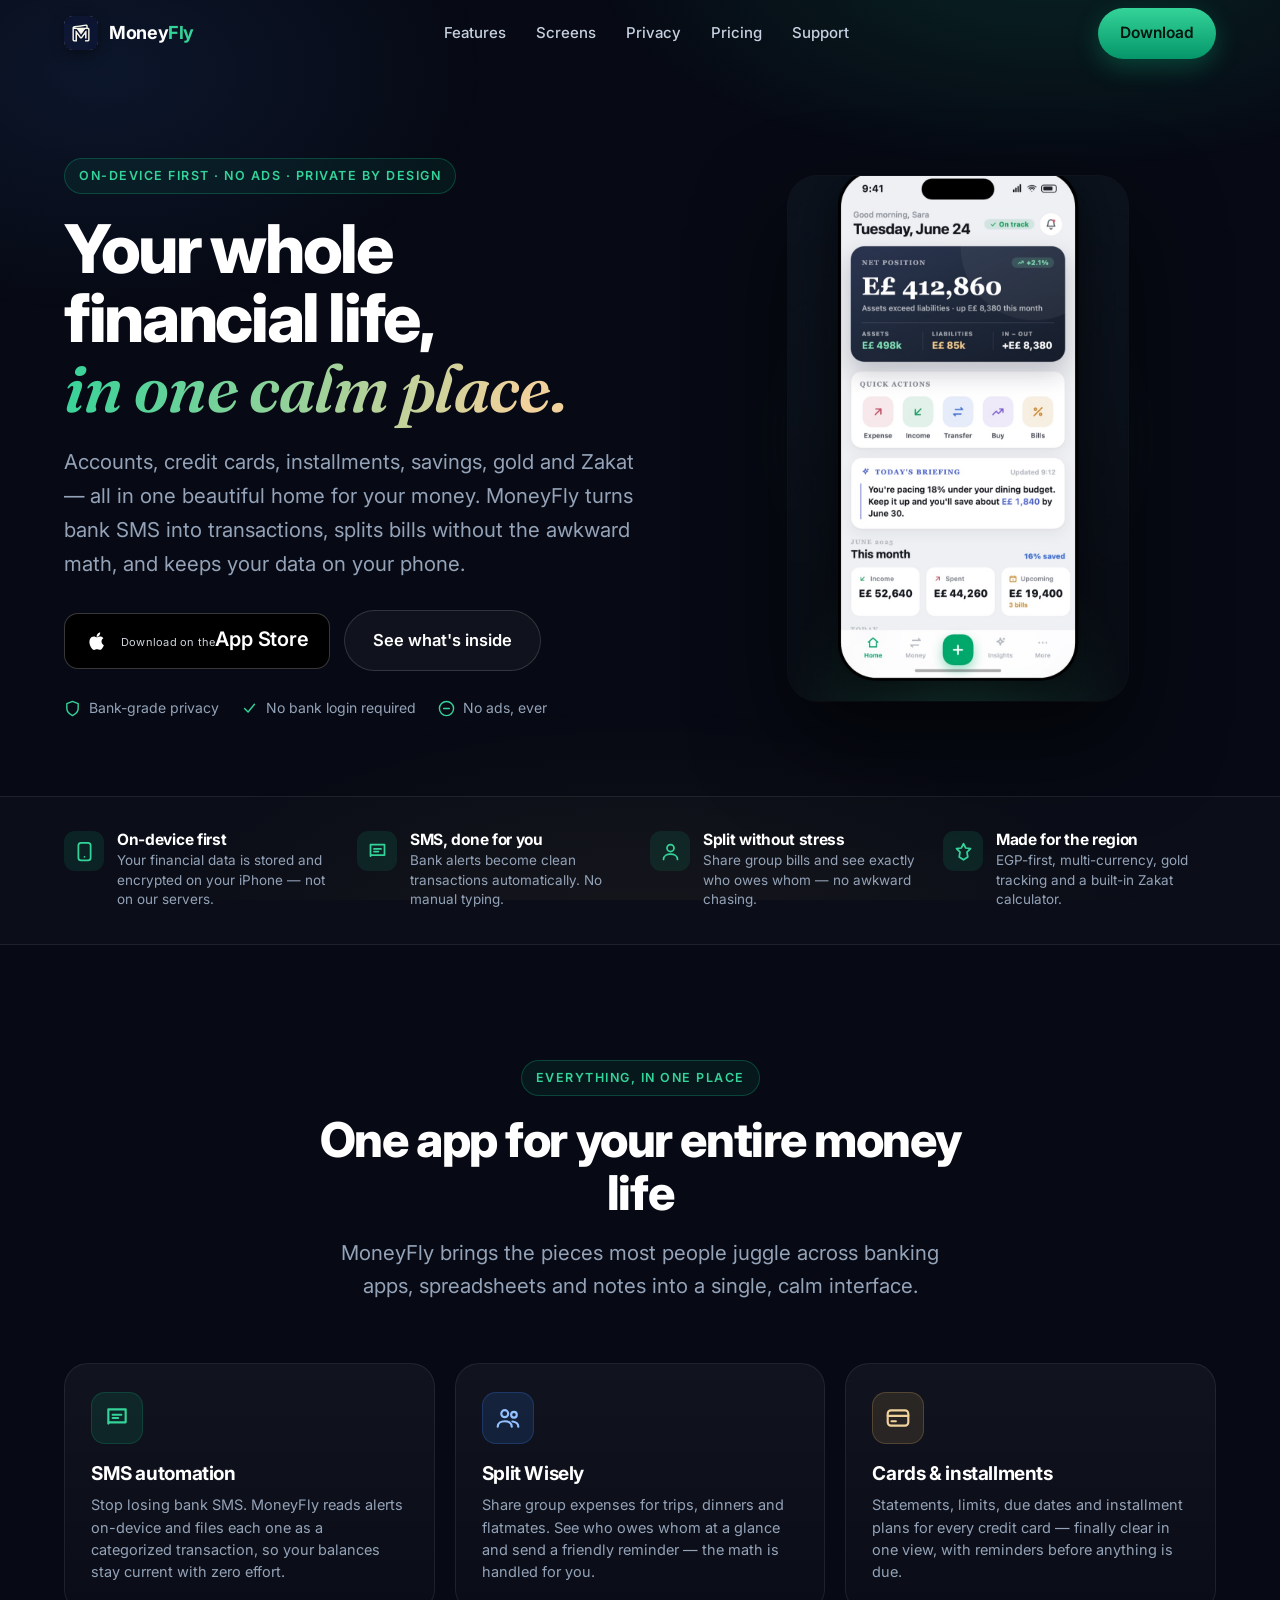
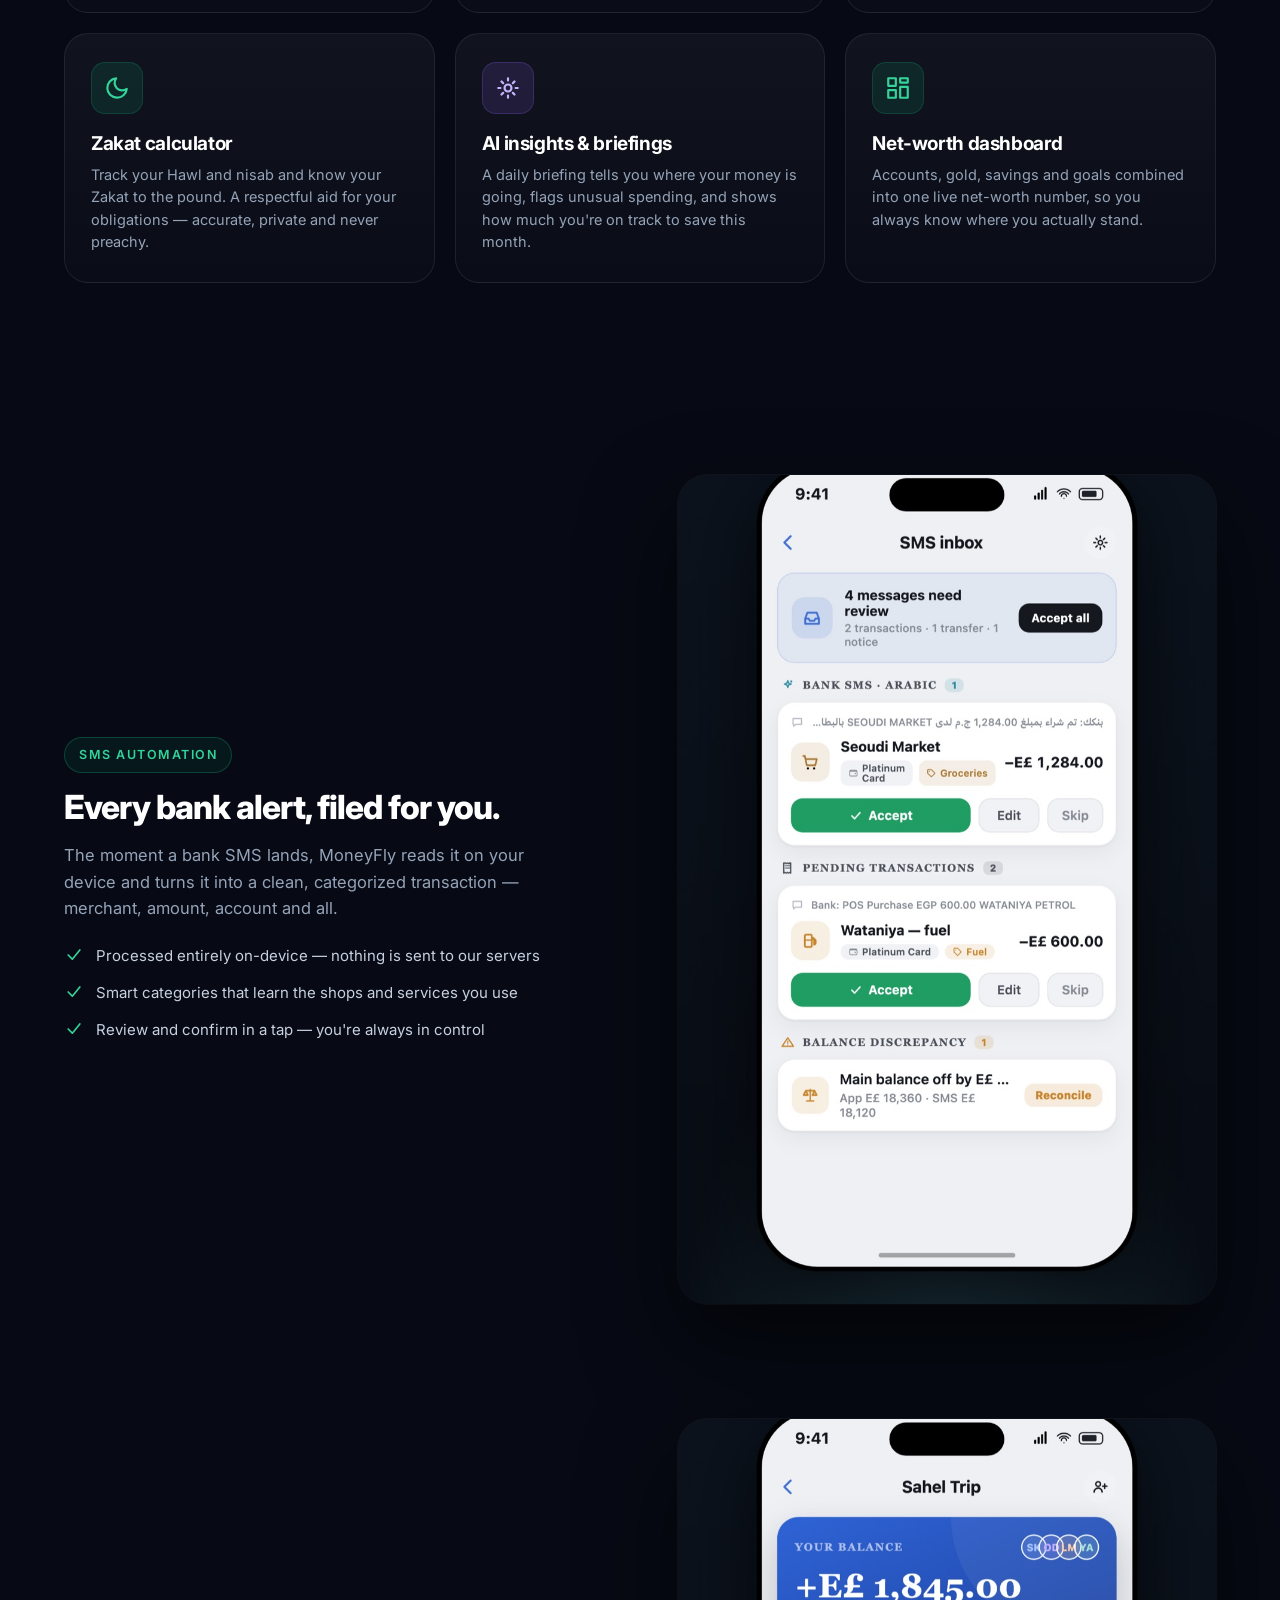
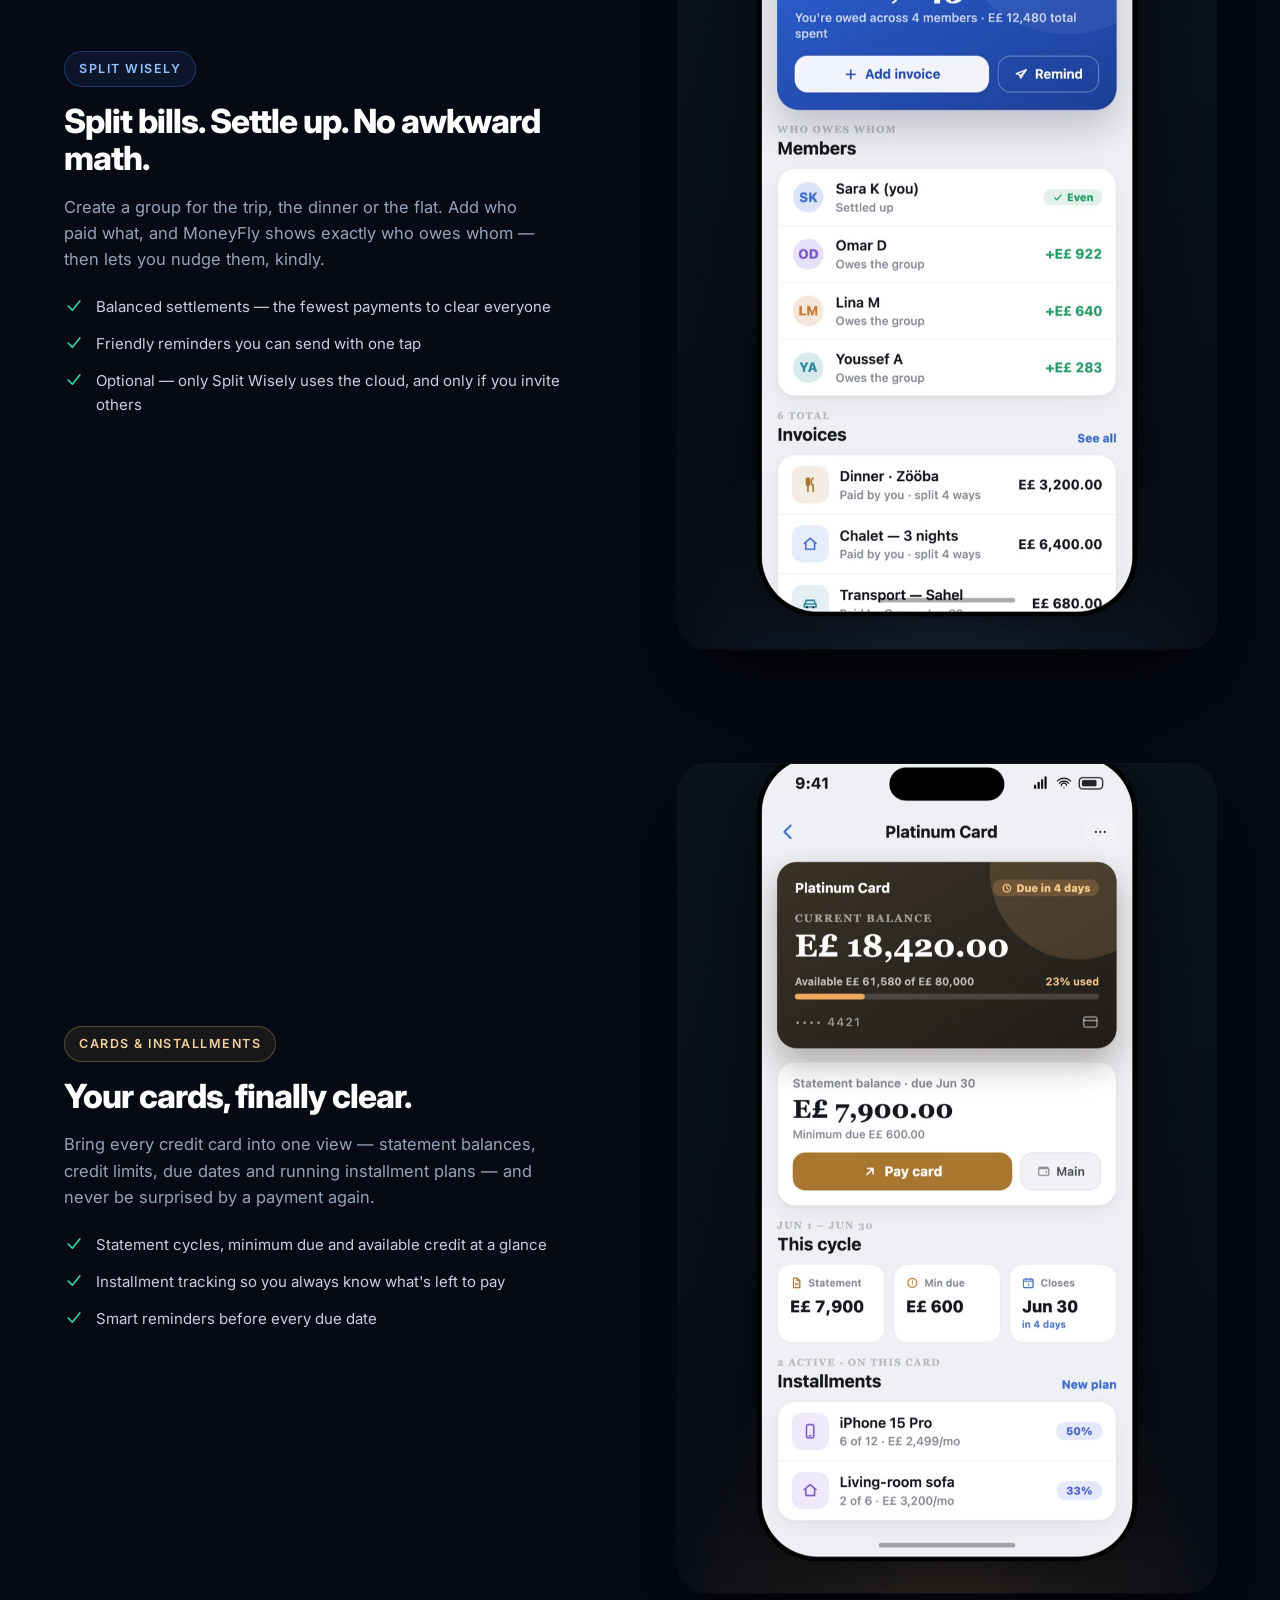
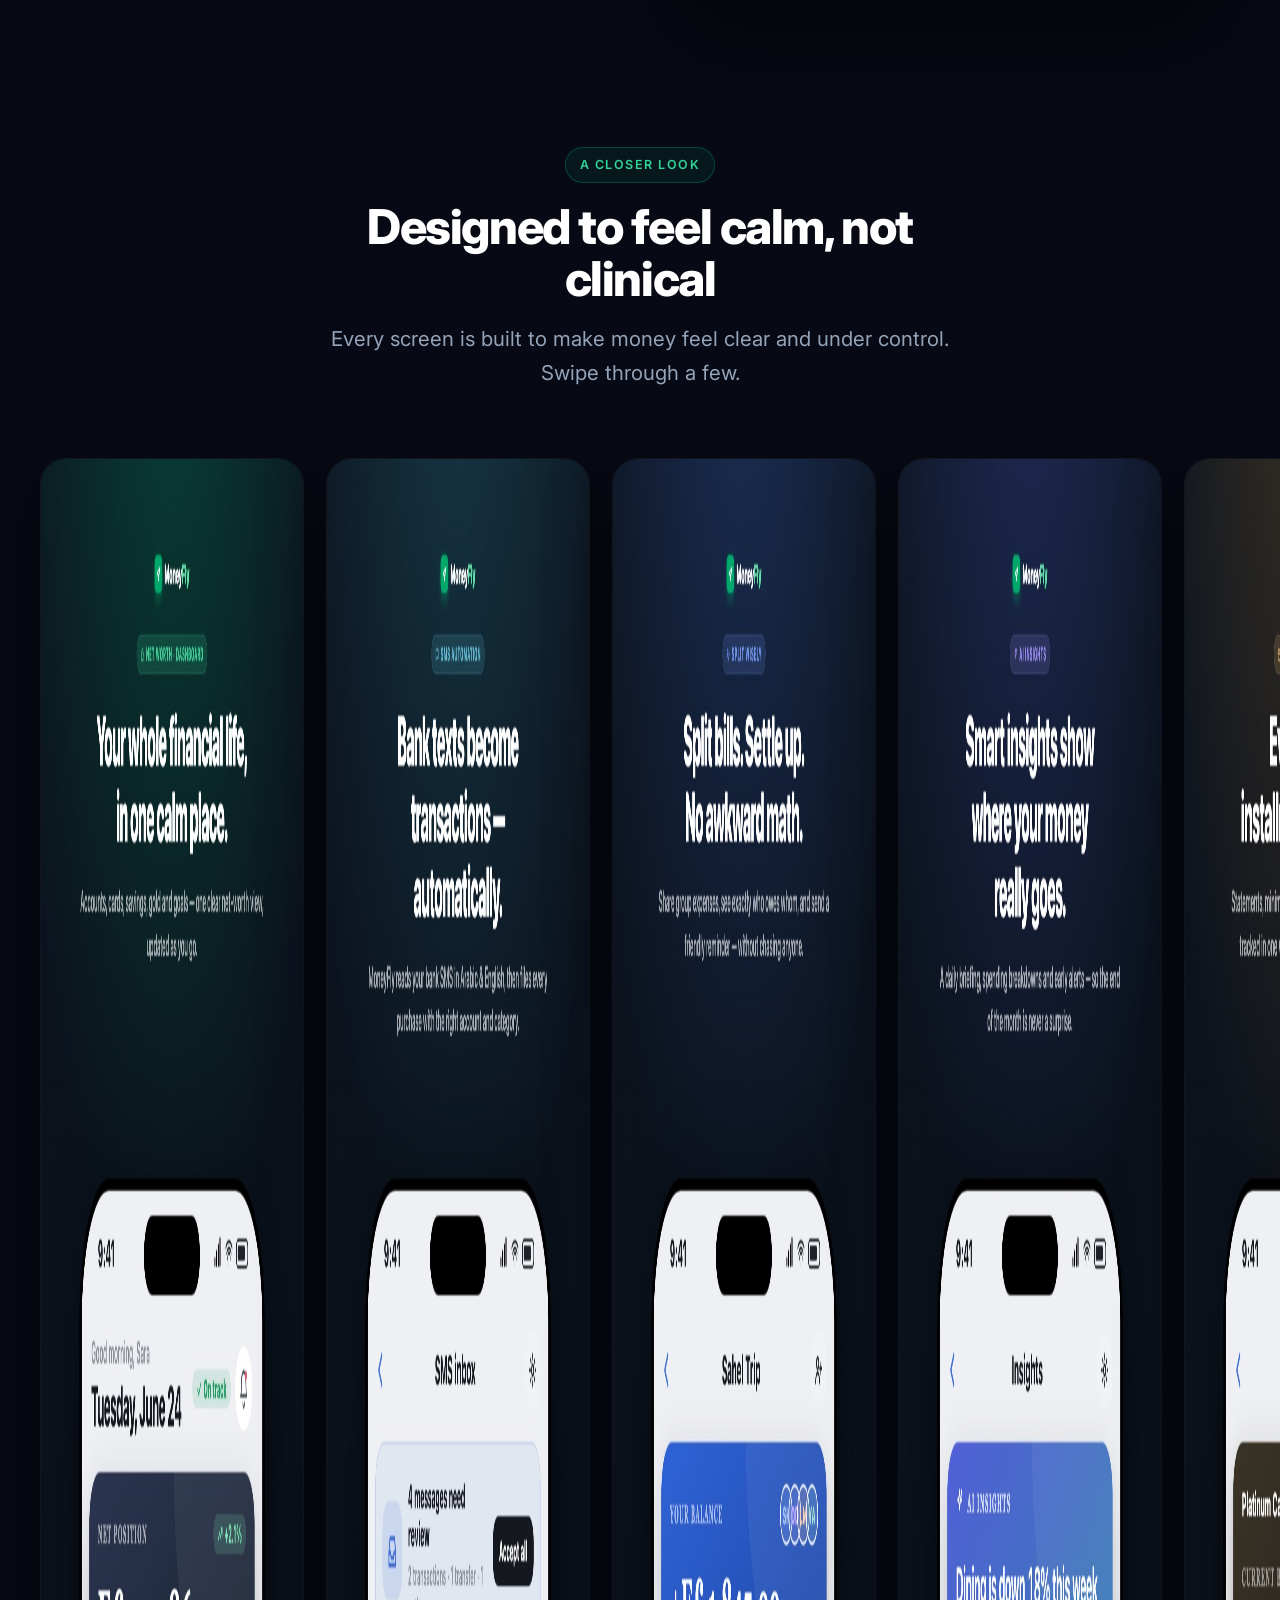
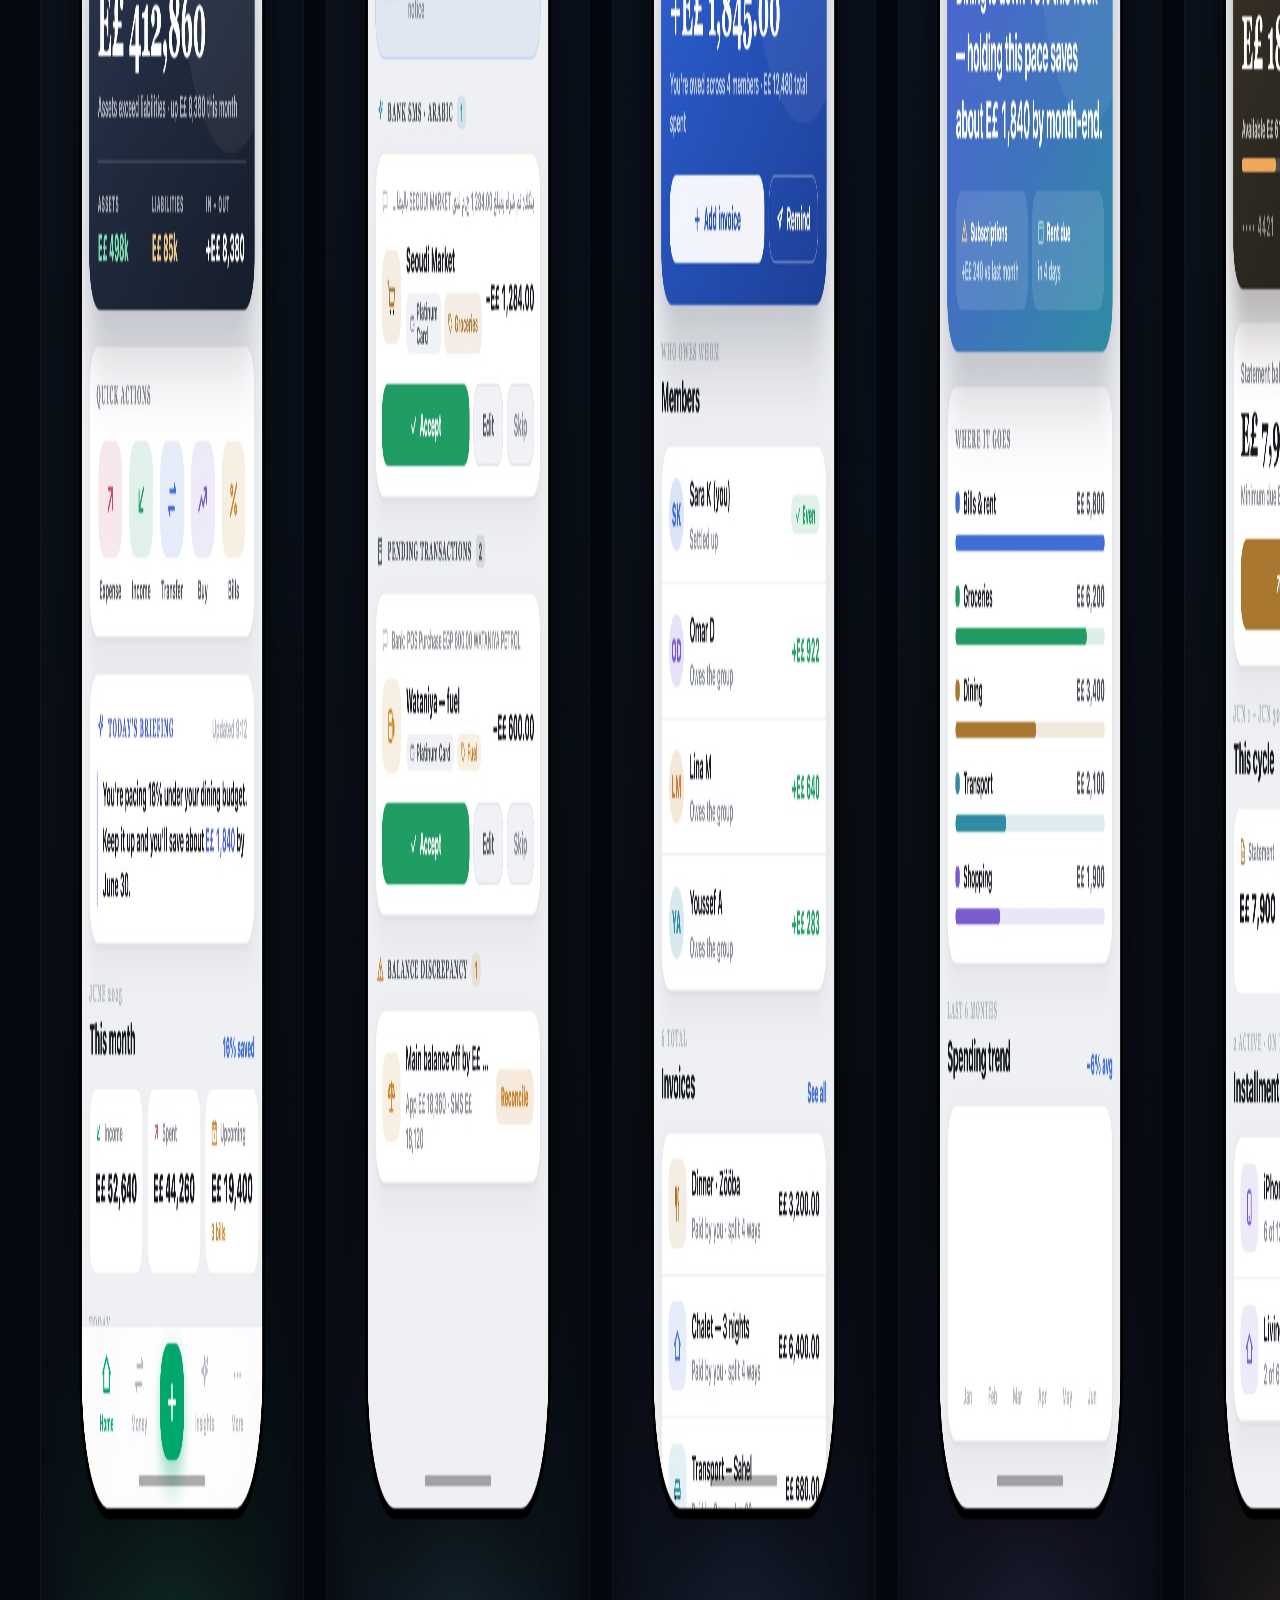
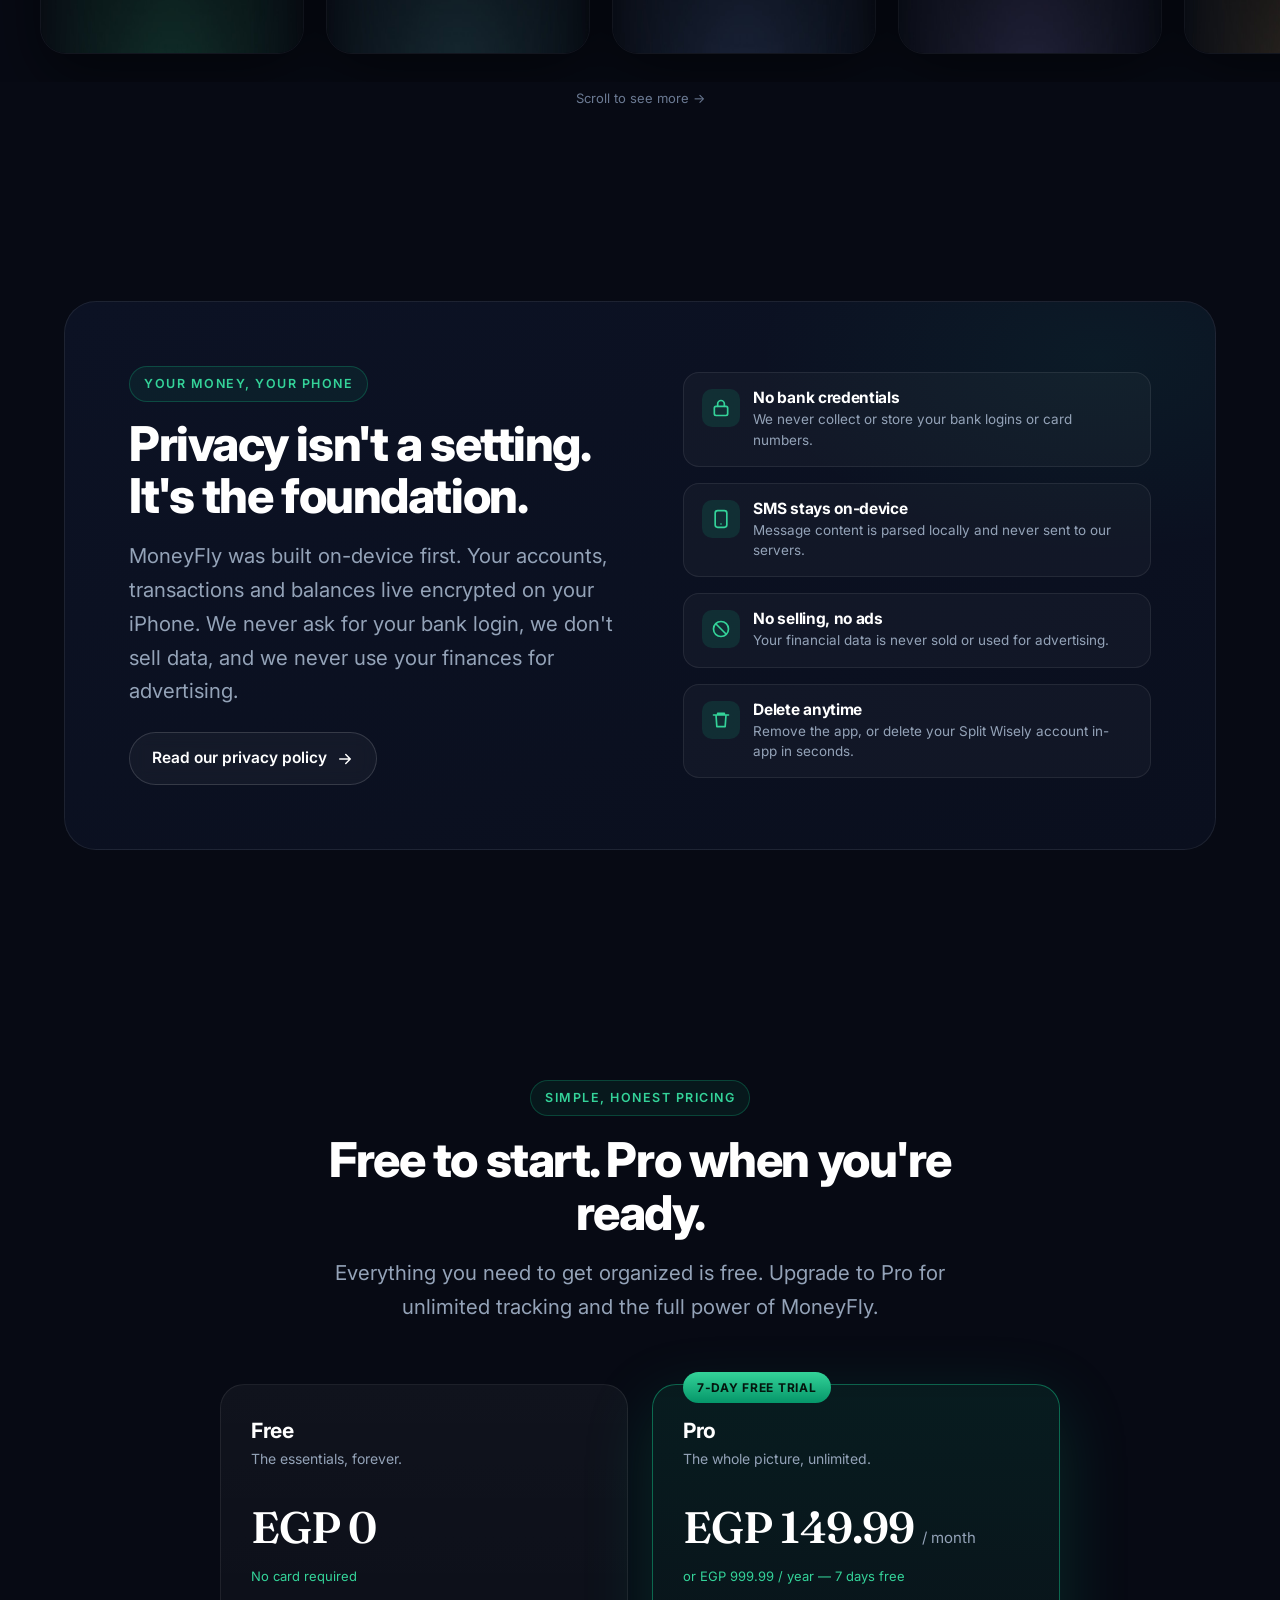
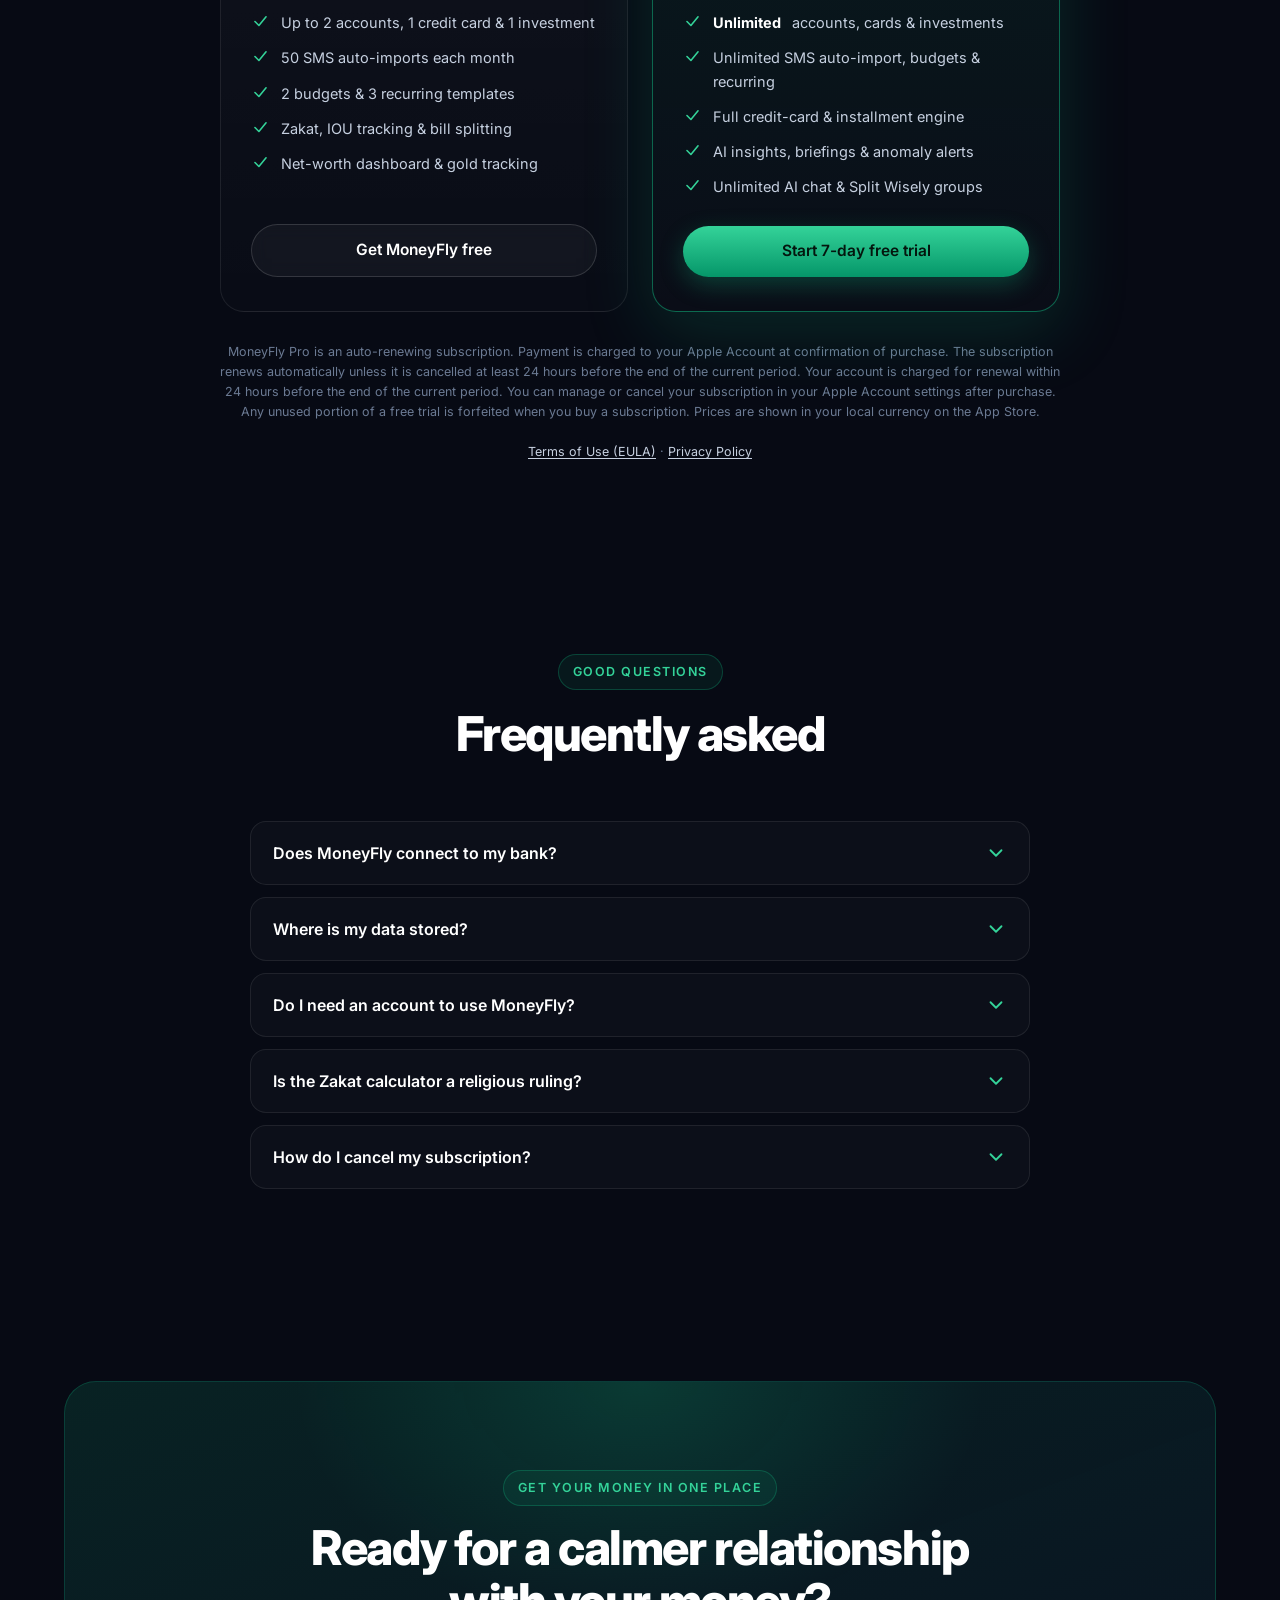
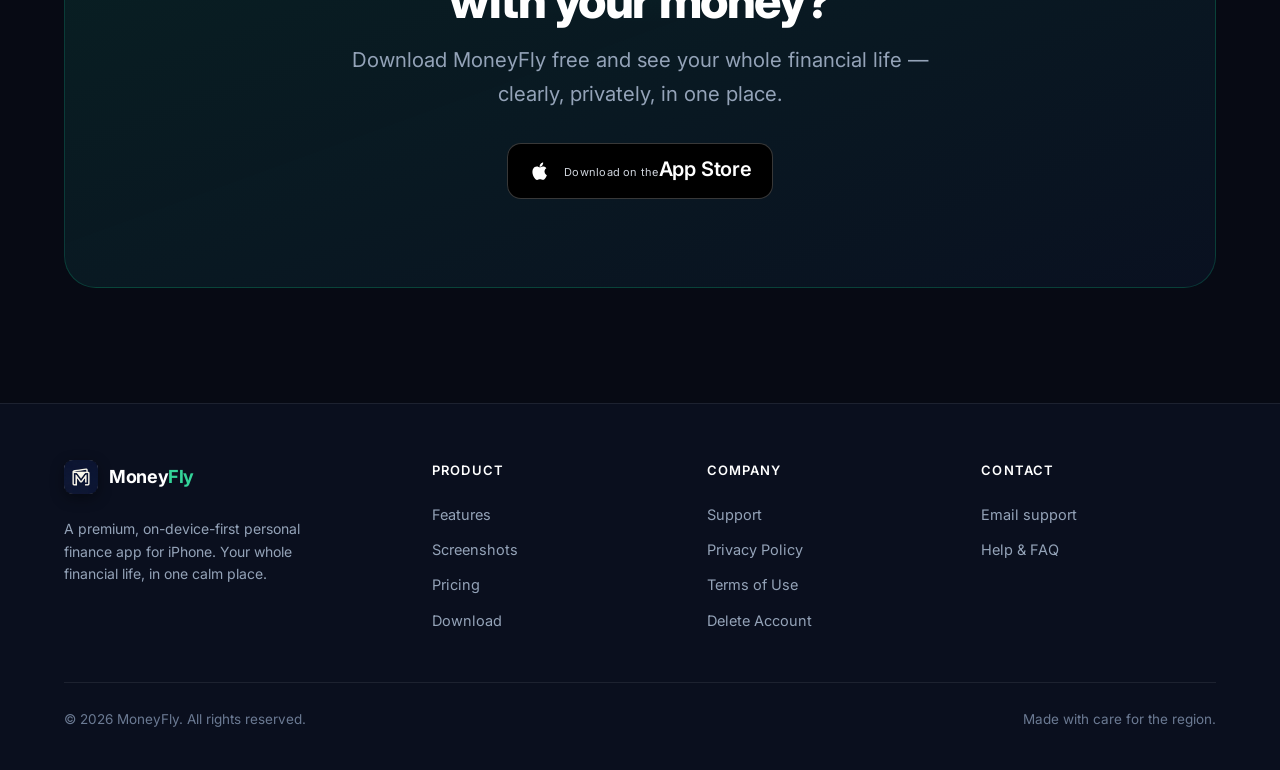
<file: index.html>
<!DOCTYPE html>
<html lang="en">
<head>
  <meta charset="UTF-8" />
  <meta name="viewport" content="width=device-width, initial-scale=1.0" />
  <title>MoneyFly — Your whole financial life, in one calm place</title>
  <meta name="description" content="MoneyFly is a premium, on-device-first personal finance app for iPhone. Track accounts, cards, installments, savings, gold and Zakat, split bills with friends, and turn bank SMS into transactions automatically — beautifully and privately." />
  <meta name="theme-color" content="#070A14" />
  <link rel="icon" type="image/png" href="assets/icon.png" />
  <link rel="apple-touch-icon" href="assets/icon.png" />
  <link rel="canonical" href="https://moneyfly.app/" />

  <!-- Open Graph / social -->
  <meta property="og:type" content="website" />
  <meta property="og:title" content="MoneyFly — Your whole financial life, in one calm place" />
  <meta property="og:description" content="Accounts, cards, installments, savings, gold and Zakat — one beautiful, private home for your money. On-device first. Made for Egypt & the region." />
  <meta property="og:image" content="assets/dashboard.jpg" />
  <meta property="og:url" content="https://moneyfly.app/" />
  <meta name="twitter:card" content="summary_large_image" />
  <meta name="twitter:title" content="MoneyFly — Your whole financial life, in one calm place" />
  <meta name="twitter:description" content="A premium, on-device-first personal finance app for iPhone." />
  <meta name="twitter:image" content="assets/dashboard.jpg" />

  <link rel="preconnect" href="https://fonts.googleapis.com" />
  <link rel="preconnect" href="https://fonts.gstatic.com" crossorigin />
  <link href="https://fonts.googleapis.com/css2?family=Fraunces:ital,opsz,wght@0,9..144,400..600;1,9..144,400..600&family=Inter:wght@400;500;600;700;800&display=swap" rel="stylesheet" />
  <link rel="stylesheet" href="styles.css" />
</head>
<body>

  <!-- ============ NAV ============ -->
  <header class="nav">
    <div class="container">
      <a href="index.html" class="brand" aria-label="MoneyFly home">
        <img src="assets/icon.png" alt="MoneyFly app icon" />
        <span>Money<b>Fly</b></span>
      </a>
      <nav class="nav-links" aria-label="Primary">
        <a href="#features">Features</a>
        <a href="#screens">Screens</a>
        <a href="#privacy">Privacy</a>
        <a href="#pricing">Pricing</a>
        <a href="support.html">Support</a>
      </nav>
      <div class="nav-cta">
        <a href="#download" class="btn btn-primary">Download</a>
        <button class="nav-toggle" aria-label="Open menu" aria-expanded="false" aria-controls="primary-menu">
          <svg viewBox="0 0 24 24" fill="none" stroke="currentColor" stroke-width="2" stroke-linecap="round"><path d="M4 6h16M4 12h16M4 18h16"/></svg>
        </button>
      </div>
    </div>
  </header>

  <!-- ============ HERO ============ -->
  <section class="hero">
    <div class="container hero-grid">
      <div class="hero-copy">
        <span class="eyebrow">On-device first · No ads · Private by design</span>
        <h1 class="h-display">Your whole financial life,<br /><span class="serif grad-text">in one calm place.</span></h1>
        <p class="lead">Accounts, credit cards, installments, savings, gold and Zakat — all in one beautiful home for your money. MoneyFly turns bank SMS into transactions, splits bills without the awkward math, and keeps your data on your phone.</p>
        <div class="hero-cta" id="download">
          <a href="https://apps.apple.com/app/moneyfly/id0000000000" class="appstore-badge" aria-label="Download MoneyFly on the App Store">
            <svg viewBox="0 0 24 24" fill="currentColor" aria-hidden="true"><path d="M17.05 12.54c-.02-2.06 1.68-3.05 1.76-3.1-0.96-1.4-2.45-1.6-2.98-1.62-1.27-.13-2.48.75-3.12.75-.64 0-1.64-.73-2.7-.71-1.39.02-2.67.81-3.38 2.05-1.44 2.5-.37 6.2 1.03 8.23.69.99 1.51 2.11 2.58 2.07 1.04-.04 1.43-.67 2.69-.67 1.25 0 1.61.67 2.7.65 1.12-.02 1.82-1.01 2.5-2.01.79-1.15 1.11-2.27 1.13-2.32-.02-.01-2.17-.83-2.19-3.29zM15.0 6.86c.57-.69.95-1.65.85-2.61-.82.03-1.81.55-2.4 1.24-.53.61-.99 1.58-.87 2.51.91.07 1.85-.46 2.42-1.14z"/></svg>
            <span><span class="small">Download on the</span><span class="big">App Store</span></span>
          </a>
          <a href="#features" class="btn btn-ghost btn-lg">See what's inside</a>
        </div>
        <div class="hero-trust">
          <span><svg viewBox="0 0 24 24" fill="none" stroke="currentColor" stroke-width="2" stroke-linecap="round" stroke-linejoin="round"><path d="M12 22s8-4 8-10V5l-8-3-8 3v7c0 6 8 10 8 10z"/></svg> Bank-grade privacy</span>
          <span><svg viewBox="0 0 24 24" fill="none" stroke="currentColor" stroke-width="2" stroke-linecap="round" stroke-linejoin="round"><path d="M5 12l5 5 9-11"/></svg> No bank login required</span>
          <span><svg viewBox="0 0 24 24" fill="none" stroke="currentColor" stroke-width="2" stroke-linecap="round" stroke-linejoin="round"><path d="M12 2a10 10 0 100 20 10 10 0 000-20z"/><path d="M8 12h8"/></svg> No ads, ever</span>
        </div>
      </div>
      <div class="hero-visual">
        <div class="phone-crop hero-shot">
          <img src="assets/dashboard.jpg" alt="MoneyFly dashboard showing net position, quick actions and today's briefing" width="1290" height="2796" fetchpriority="high" />
        </div>
      </div>
    </div>
  </section>

  <!-- ============ TRUST STRIP ============ -->
  <section class="trust-strip">
    <div class="container">
      <div class="trust-item reveal">
        <div class="ic"><svg viewBox="0 0 24 24" fill="none" stroke="currentColor" stroke-width="2" stroke-linecap="round" stroke-linejoin="round"><rect x="5" y="2" width="14" height="20" rx="3"/><path d="M12 18h.01"/></svg></div>
        <div><h4>On-device first</h4><p>Your financial data is stored and encrypted on your iPhone — not on our servers.</p></div>
      </div>
      <div class="trust-item reveal">
        <div class="ic"><svg viewBox="0 0 24 24" fill="none" stroke="currentColor" stroke-width="2" stroke-linecap="round" stroke-linejoin="round"><path d="M4 4h16v12H5.17L4 17.17V4z"/><path d="M8 9h8M8 12h5"/></svg></div>
        <div><h4>SMS, done for you</h4><p>Bank alerts become clean transactions automatically. No manual typing.</p></div>
      </div>
      <div class="trust-item reveal">
        <div class="ic"><svg viewBox="0 0 24 24" fill="none" stroke="currentColor" stroke-width="2" stroke-linecap="round" stroke-linejoin="round"><circle cx="12" cy="8" r="4"/><path d="M4 21c0-4 4-6 8-6s8 2 8 6"/></svg></div>
        <div><h4>Split without stress</h4><p>Share group bills and see exactly who owes whom — no awkward chasing.</p></div>
      </div>
      <div class="trust-item reveal">
        <div class="ic"><svg viewBox="0 0 24 24" fill="none" stroke="currentColor" stroke-width="2" stroke-linecap="round" stroke-linejoin="round"><path d="M12 3l2.5 5 5.5.8-4 3.9.9 5.5L12 21.5 7.1 18.2l.9-5.5-4-3.9L9.5 8z"/></svg></div>
        <div><h4>Made for the region</h4><p>EGP-first, multi-currency, gold tracking and a built-in Zakat calculator.</p></div>
      </div>
    </div>
  </section>

  <!-- ============ FEATURE GRID ============ -->
  <section class="section" id="features">
    <div class="container">
      <div class="section-head center reveal">
        <span class="eyebrow">Everything, in one place</span>
        <h2 class="h-section">One app for your entire money life</h2>
        <p class="lead">MoneyFly brings the pieces most people juggle across banking apps, spreadsheets and notes into a single, calm interface.</p>
      </div>
      <div class="feature-grid">
        <article class="feature-card reveal">
          <div class="fi"><svg viewBox="0 0 24 24" fill="none" stroke="currentColor" stroke-width="2" stroke-linecap="round" stroke-linejoin="round"><path d="M4 4h16v12H5.17L4 17.17V4z"/><path d="M8 9h8M8 12h5"/></svg></div>
          <h3>SMS automation</h3>
          <p>Stop losing bank SMS. MoneyFly reads alerts on-device and files each one as a categorized transaction, so your balances stay current with zero effort.</p>
        </article>
        <article class="feature-card fc-blue reveal">
          <div class="fi"><svg viewBox="0 0 24 24" fill="none" stroke="currentColor" stroke-width="2" stroke-linecap="round" stroke-linejoin="round"><circle cx="9" cy="8" r="3.2"/><path d="M2.5 20c0-3.3 3-5 6.5-5s6.5 1.7 6.5 5"/><circle cx="17.5" cy="9" r="2.6"/><path d="M16 15.2c3 .3 5.5 1.9 5.5 4.8"/></svg></div>
          <h3>Split Wisely</h3>
          <p>Share group expenses for trips, dinners and flatmates. See who owes whom at a glance and send a friendly reminder — the math is handled for you.</p>
        </article>
        <article class="feature-card fc-gold reveal">
          <div class="fi"><svg viewBox="0 0 24 24" fill="none" stroke="currentColor" stroke-width="2" stroke-linecap="round" stroke-linejoin="round"><rect x="2.5" y="5" width="19" height="14" rx="3"/><path d="M2.5 10h19"/><path d="M6 15h4"/></svg></div>
          <h3>Cards & installments</h3>
          <p>Statements, limits, due dates and installment plans for every credit card — finally clear in one view, with reminders before anything is due.</p>
        </article>
        <article class="feature-card reveal">
          <div class="fi"><svg viewBox="0 0 24 24" fill="none" stroke="currentColor" stroke-width="2" stroke-linecap="round" stroke-linejoin="round"><path d="M21 12.8A9 9 0 1111.2 3a7 7 0 009.8 9.8z"/></svg></div>
          <h3>Zakat calculator</h3>
          <p>Track your Hawl and nisab and know your Zakat to the pound. A respectful aid for your obligations — accurate, private and never preachy.</p>
        </article>
        <article class="feature-card fc-violet reveal">
          <div class="fi"><svg viewBox="0 0 24 24" fill="none" stroke="currentColor" stroke-width="2" stroke-linecap="round" stroke-linejoin="round"><path d="M12 3v2M12 19v2M5 12H3M21 12h-2M6 6l1.5 1.5M16.5 16.5L18 18M18 6l-1.5 1.5M7.5 16.5L6 18"/><circle cx="12" cy="12" r="3.2"/></svg></div>
          <h3>AI insights & briefings</h3>
          <p>A daily briefing tells you where your money is going, flags unusual spending, and shows how much you're on track to save this month.</p>
        </article>
        <article class="feature-card reveal">
          <div class="fi"><svg viewBox="0 0 24 24" fill="none" stroke="currentColor" stroke-width="2" stroke-linecap="round" stroke-linejoin="round"><path d="M3 3h7v7H3zM14 3h7v4h-7zM14 11h7v10h-7zM3 14h7v7H3z"/></svg></div>
          <h3>Net-worth dashboard</h3>
          <p>Accounts, gold, savings and goals combined into one live net-worth number, so you always know where you actually stand.</p>
        </article>
      </div>
    </div>
  </section>

  <!-- ============ ALTERNATING FEATURE ROWS ============ -->
  <section class="section section--tight">
    <div class="container">

      <div class="feat-row reveal">
        <div class="feat-copy">
          <span class="eyebrow">SMS automation</span>
          <h3>Every bank alert, filed for you.</h3>
          <p>The moment a bank SMS lands, MoneyFly reads it on your device and turns it into a clean, categorized transaction — merchant, amount, account and all.</p>
          <ul class="feat-list">
            <li><svg viewBox="0 0 24 24" fill="none" stroke="currentColor" stroke-width="2" stroke-linecap="round" stroke-linejoin="round"><path d="M5 12l5 5 9-11"/></svg> Processed entirely on-device — nothing is sent to our servers</li>
            <li><svg viewBox="0 0 24 24" fill="none" stroke="currentColor" stroke-width="2" stroke-linecap="round" stroke-linejoin="round"><path d="M5 12l5 5 9-11"/></svg> Smart categories that learn the shops and services you use</li>
            <li><svg viewBox="0 0 24 24" fill="none" stroke="currentColor" stroke-width="2" stroke-linecap="round" stroke-linejoin="round"><path d="M5 12l5 5 9-11"/></svg> Review and confirm in a tap — you're always in control</li>
          </ul>
        </div>
        <div class="feat-media">
          <div class="phone-crop"><img src="assets/sms.jpg" alt="MoneyFly turning a bank SMS into a categorized transaction" loading="lazy" width="1290" height="2796" /></div>
        </div>
      </div>

      <div class="feat-row reverse reveal">
        <div class="feat-copy">
          <span class="eyebrow eyebrow--blue">Split Wisely</span>
          <h3>Split bills. Settle up. No awkward math.</h3>
          <p>Create a group for the trip, the dinner or the flat. Add who paid what, and MoneyFly shows exactly who owes whom — then lets you nudge them, kindly.</p>
          <ul class="feat-list">
            <li><svg viewBox="0 0 24 24" fill="none" stroke="currentColor" stroke-width="2" stroke-linecap="round" stroke-linejoin="round"><path d="M5 12l5 5 9-11"/></svg> Balanced settlements — the fewest payments to clear everyone</li>
            <li><svg viewBox="0 0 24 24" fill="none" stroke="currentColor" stroke-width="2" stroke-linecap="round" stroke-linejoin="round"><path d="M5 12l5 5 9-11"/></svg> Friendly reminders you can send with one tap</li>
            <li><svg viewBox="0 0 24 24" fill="none" stroke="currentColor" stroke-width="2" stroke-linecap="round" stroke-linejoin="round"><path d="M5 12l5 5 9-11"/></svg> Optional — only Split Wisely uses the cloud, and only if you invite others</li>
          </ul>
        </div>
        <div class="feat-media">
          <div class="phone-crop"><img src="assets/split.jpg" alt="Split Wisely group showing balances and who owes whom" loading="lazy" width="1290" height="2796" /></div>
        </div>
      </div>

      <div class="feat-row reveal">
        <div class="feat-copy">
          <span class="eyebrow eyebrow--gold">Cards & installments</span>
          <h3>Your cards, finally clear.</h3>
          <p>Bring every credit card into one view — statement balances, credit limits, due dates and running installment plans — and never be surprised by a payment again.</p>
          <ul class="feat-list">
            <li><svg viewBox="0 0 24 24" fill="none" stroke="currentColor" stroke-width="2" stroke-linecap="round" stroke-linejoin="round"><path d="M5 12l5 5 9-11"/></svg> Statement cycles, minimum due and available credit at a glance</li>
            <li><svg viewBox="0 0 24 24" fill="none" stroke="currentColor" stroke-width="2" stroke-linecap="round" stroke-linejoin="round"><path d="M5 12l5 5 9-11"/></svg> Installment tracking so you always know what's left to pay</li>
            <li><svg viewBox="0 0 24 24" fill="none" stroke="currentColor" stroke-width="2" stroke-linecap="round" stroke-linejoin="round"><path d="M5 12l5 5 9-11"/></svg> Smart reminders before every due date</li>
          </ul>
        </div>
        <div class="feat-media">
          <div class="phone-crop"><img src="assets/cards.jpg" alt="Credit card overview with statement, limit and installments" loading="lazy" width="1290" height="2796" /></div>
        </div>
      </div>

    </div>
  </section>

  <!-- ============ SCREENSHOT GALLERY ============ -->
  <section class="section section--tight" id="screens">
    <div class="container">
      <div class="section-head center reveal">
        <span class="eyebrow">A closer look</span>
        <h2 class="h-section">Designed to feel calm, not clinical</h2>
        <p class="lead">Every screen is built to make money feel clear and under control. Swipe through a few.</p>
      </div>
    </div>
    <div class="gallery" role="list" aria-label="App screenshots">
      <img role="listitem" src="assets/dashboard.jpg" alt="Dashboard — net position and today's briefing" loading="lazy" width="1290" height="2796" />
      <img role="listitem" src="assets/sms.jpg" alt="SMS automation — bank alerts become transactions" loading="lazy" width="1290" height="2796" />
      <img role="listitem" src="assets/split.jpg" alt="Split Wisely — group balances" loading="lazy" width="1290" height="2796" />
      <img role="listitem" src="assets/insights.jpg" alt="AI insights — spending analysis" loading="lazy" width="1290" height="2796" />
      <img role="listitem" src="assets/cards.jpg" alt="Credit cards — statements and installments" loading="lazy" width="1290" height="2796" />
      <img role="listitem" src="assets/zakat.jpg" alt="Zakat calculator — Hawl and nisab tracking" loading="lazy" width="1290" height="2796" />
    </div>
    <p class="gallery-hint">Scroll to see more →</p>
  </section>

  <!-- ============ PRIVACY BAND ============ -->
  <section class="section" id="privacy">
    <div class="container">
      <div class="privacy-band reveal">
        <div class="privacy-grid">
          <div>
            <span class="eyebrow">Your money, your phone</span>
            <h2 class="h-section" style="margin-top:16px;">Privacy isn't a setting.<br />It's the foundation.</h2>
            <p class="lead" style="margin-top:16px;">MoneyFly was built on-device first. Your accounts, transactions and balances live encrypted on your iPhone. We never ask for your bank login, we don't sell data, and we never use your finances for advertising.</p>
            <a href="privacy.html" class="btn btn-ghost" style="margin-top:24px;">Read our privacy policy
              <svg viewBox="0 0 24 24" width="18" height="18" fill="none" stroke="currentColor" stroke-width="2" stroke-linecap="round" stroke-linejoin="round"><path d="M5 12h14M13 6l6 6-6 6"/></svg>
            </a>
          </div>
          <ul class="privacy-points">
            <li>
              <div class="ic"><svg viewBox="0 0 24 24" fill="none" stroke="currentColor" stroke-width="2" stroke-linecap="round" stroke-linejoin="round"><rect x="4" y="10" width="16" height="11" rx="2"/><path d="M8 10V7a4 4 0 018 0v3"/></svg></div>
              <div><h4>No bank credentials</h4><p>We never collect or store your bank logins or card numbers.</p></div>
            </li>
            <li>
              <div class="ic"><svg viewBox="0 0 24 24" fill="none" stroke="currentColor" stroke-width="2" stroke-linecap="round" stroke-linejoin="round"><rect x="5" y="2" width="14" height="20" rx="3"/><path d="M12 18h.01"/></svg></div>
              <div><h4>SMS stays on-device</h4><p>Message content is parsed locally and never sent to our servers.</p></div>
            </li>
            <li>
              <div class="ic"><svg viewBox="0 0 24 24" fill="none" stroke="currentColor" stroke-width="2" stroke-linecap="round" stroke-linejoin="round"><circle cx="12" cy="12" r="9"/><path d="M6 6l12 12"/></svg></div>
              <div><h4>No selling, no ads</h4><p>Your financial data is never sold or used for advertising.</p></div>
            </li>
            <li>
              <div class="ic"><svg viewBox="0 0 24 24" fill="none" stroke="currentColor" stroke-width="2" stroke-linecap="round" stroke-linejoin="round"><path d="M3 6h18M8 6V4h8v2M6 6l1 14h10l1-14"/></svg></div>
              <div><h4>Delete anytime</h4><p>Remove the app, or delete your Split Wisely account in-app in seconds.</p></div>
            </li>
          </ul>
        </div>
      </div>
    </div>
  </section>

  <!-- ============ PRICING ============ -->
  <section class="section" id="pricing">
    <div class="container">
      <div class="section-head center reveal">
        <span class="eyebrow">Simple, honest pricing</span>
        <h2 class="h-section">Free to start. Pro when you're ready.</h2>
        <p class="lead">Everything you need to get organized is free. Upgrade to Pro for unlimited tracking and the full power of MoneyFly.</p>
      </div>

      <div class="pricing-grid reveal">
        <div class="price-card">
          <h3>Free</h3>
          <p class="sub">The essentials, forever.</p>
          <div class="price-amount"><span class="amt">EGP&nbsp;0</span></div>
          <p class="price-note">No card required</p>
          <ul class="price-features">
            <li><svg viewBox="0 0 24 24" fill="none" stroke="currentColor" stroke-width="2" stroke-linecap="round" stroke-linejoin="round"><path d="M5 12l5 5 9-11"/></svg> Up to 2 accounts, 1 credit card &amp; 1 investment</li>
            <li><svg viewBox="0 0 24 24" fill="none" stroke="currentColor" stroke-width="2" stroke-linecap="round" stroke-linejoin="round"><path d="M5 12l5 5 9-11"/></svg> 50 SMS auto-imports each month</li>
            <li><svg viewBox="0 0 24 24" fill="none" stroke="currentColor" stroke-width="2" stroke-linecap="round" stroke-linejoin="round"><path d="M5 12l5 5 9-11"/></svg> 2 budgets &amp; 3 recurring templates</li>
            <li><svg viewBox="0 0 24 24" fill="none" stroke="currentColor" stroke-width="2" stroke-linecap="round" stroke-linejoin="round"><path d="M5 12l5 5 9-11"/></svg> Zakat, IOU tracking &amp; bill splitting</li>
            <li><svg viewBox="0 0 24 24" fill="none" stroke="currentColor" stroke-width="2" stroke-linecap="round" stroke-linejoin="round"><path d="M5 12l5 5 9-11"/></svg> Net-worth dashboard &amp; gold tracking</li>
          </ul>
          <a href="#download" class="btn btn-ghost">Get MoneyFly free</a>
        </div>

        <div class="price-card featured">
          <span class="price-tag-pop">7-day free trial</span>
          <h3>Pro</h3>
          <p class="sub">The whole picture, unlimited.</p>
          <div class="price-amount"><span class="amt">EGP&nbsp;149.99</span><span class="per">/ month</span></div>
          <!-- TODO: replace price above and the annual note with the exact prices configured in App Store Connect. -->
          <p class="price-note">or EGP&nbsp;999.99 / year — 7 days free</p>
          <ul class="price-features">
            <li><svg viewBox="0 0 24 24" fill="none" stroke="currentColor" stroke-width="2" stroke-linecap="round" stroke-linejoin="round"><path d="M5 12l5 5 9-11"/></svg> <strong style="color:#fff">Unlimited</strong> accounts, cards &amp; investments</li>
            <li><svg viewBox="0 0 24 24" fill="none" stroke="currentColor" stroke-width="2" stroke-linecap="round" stroke-linejoin="round"><path d="M5 12l5 5 9-11"/></svg> Unlimited SMS auto-import, budgets &amp; recurring</li>
            <li><svg viewBox="0 0 24 24" fill="none" stroke="currentColor" stroke-width="2" stroke-linecap="round" stroke-linejoin="round"><path d="M5 12l5 5 9-11"/></svg> Full credit-card &amp; installment engine</li>
            <li><svg viewBox="0 0 24 24" fill="none" stroke="currentColor" stroke-width="2" stroke-linecap="round" stroke-linejoin="round"><path d="M5 12l5 5 9-11"/></svg> AI insights, briefings &amp; anomaly alerts</li>
            <li><svg viewBox="0 0 24 24" fill="none" stroke="currentColor" stroke-width="2" stroke-linecap="round" stroke-linejoin="round"><path d="M5 12l5 5 9-11"/></svg> Unlimited AI chat &amp; Split Wisely groups</li>
          </ul>
          <a href="#download" class="btn btn-primary">Start 7-day free trial</a>
        </div>
      </div>

      <p class="price-disclosure">
        MoneyFly Pro is an auto-renewing subscription. Payment is charged to your Apple Account at confirmation of purchase. The subscription renews automatically unless it is cancelled at least 24 hours before the end of the current period. Your account is charged for renewal within 24 hours before the end of the current period. You can manage or cancel your subscription in your Apple Account settings after purchase. Any unused portion of a free trial is forfeited when you buy a subscription. Prices are shown in your local currency on the App Store.
        <br /><br />
        <a href="terms.html">Terms of Use (EULA)</a> · <a href="privacy.html">Privacy Policy</a>
      </p>
    </div>
  </section>

  <!-- ============ FAQ ============ -->
  <section class="section section--tight">
    <div class="container">
      <div class="section-head center reveal">
        <span class="eyebrow">Good questions</span>
        <h2 class="h-section">Frequently asked</h2>
      </div>
      <div class="faq reveal">
        <div class="faq-item">
          <button class="faq-q" aria-expanded="false"><span>Does MoneyFly connect to my bank?</span><svg class="chev" viewBox="0 0 24 24" fill="none" stroke="currentColor" stroke-width="2" stroke-linecap="round" stroke-linejoin="round"><path d="M6 9l6 6 6-6"/></svg></button>
          <div class="faq-a"><div class="faq-a-inner">No. MoneyFly never asks for your bank login. Instead, it reads the SMS alerts your bank already sends you — entirely on your device — and turns them into transactions. You can also add anything manually.</div></div>
        </div>
        <div class="faq-item">
          <button class="faq-q" aria-expanded="false"><span>Where is my data stored?</span><svg class="chev" viewBox="0 0 24 24" fill="none" stroke="currentColor" stroke-width="2" stroke-linecap="round" stroke-linejoin="round"><path d="M6 9l6 6 6-6"/></svg></button>
          <div class="faq-a"><div class="faq-a-inner">Your accounts, transactions and balances are stored and encrypted on your iPhone. The only feature that uses the cloud is Split Wisely — and only when you choose to share a group with other people.</div></div>
        </div>
        <div class="faq-item">
          <button class="faq-q" aria-expanded="false"><span>Do I need an account to use MoneyFly?</span><svg class="chev" viewBox="0 0 24 24" fill="none" stroke="currentColor" stroke-width="2" stroke-linecap="round" stroke-linejoin="round"><path d="M6 9l6 6 6-6"/></svg></button>
          <div class="faq-a"><div class="faq-a-inner">You can track your own money without any account. An account is only needed for Split Wisely, where expenses are shared with others. You can delete that account at any time from Settings.</div></div>
        </div>
        <div class="faq-item">
          <button class="faq-q" aria-expanded="false"><span>Is the Zakat calculator a religious ruling?</span><svg class="chev" viewBox="0 0 24 24" fill="none" stroke="currentColor" stroke-width="2" stroke-linecap="round" stroke-linejoin="round"><path d="M6 9l6 6 6-6"/></svg></button>
          <div class="faq-a"><div class="faq-a-inner">No. It's a calculation aid to help you track your Hawl and nisab and estimate your Zakat. It is not a fatwa and does not claim religious authority. For rulings, please consult a qualified scholar.</div></div>
        </div>
        <div class="faq-item">
          <button class="faq-q" aria-expanded="false"><span>How do I cancel my subscription?</span><svg class="chev" viewBox="0 0 24 24" fill="none" stroke="currentColor" stroke-width="2" stroke-linecap="round" stroke-linejoin="round"><path d="M6 9l6 6 6-6"/></svg></button>
          <div class="faq-a"><div class="faq-a-inner">Subscriptions are handled by Apple. Open the Settings app → your name → Subscriptions → MoneyFly, and choose cancel. You'll keep Pro until the end of the current billing period.</div></div>
        </div>
      </div>
    </div>
  </section>

  <!-- ============ FINAL CTA ============ -->
  <section class="section">
    <div class="container">
      <div class="cta-band reveal">
        <span class="eyebrow">Get your money in one place</span>
        <h2 class="h-section" style="margin-top:16px;">Ready for a calmer relationship<br />with your money?</h2>
        <p class="lead">Download MoneyFly free and see your whole financial life — clearly, privately, in one place.</p>
        <div class="hero-cta">
          <a href="https://apps.apple.com/app/moneyfly/id0000000000" class="appstore-badge" aria-label="Download MoneyFly on the App Store">
            <svg viewBox="0 0 24 24" fill="currentColor" aria-hidden="true"><path d="M17.05 12.54c-.02-2.06 1.68-3.05 1.76-3.1-0.96-1.4-2.45-1.6-2.98-1.62-1.27-.13-2.48.75-3.12.75-.64 0-1.64-.73-2.7-.71-1.39.02-2.67.81-3.38 2.05-1.44 2.5-.37 6.2 1.03 8.23.69.99 1.51 2.11 2.58 2.07 1.04-.04 1.43-.67 2.69-.67 1.25 0 1.61.67 2.7.65 1.12-.02 1.82-1.01 2.5-2.01.79-1.15 1.11-2.27 1.13-2.32-.02-.01-2.17-.83-2.19-3.29zM15.0 6.86c.57-.69.95-1.65.85-2.61-.82.03-1.81.55-2.4 1.24-.53.61-.99 1.58-.87 2.51.91.07 1.85-.46 2.42-1.14z"/></svg>
            <span><span class="small">Download on the</span><span class="big">App Store</span></span>
          </a>
        </div>
      </div>
    </div>
  </section>

  <!-- ============ FOOTER ============ -->
  <footer class="footer">
    <div class="container">
      <div class="footer-grid">
        <div class="footer-brand">
          <a href="index.html" class="brand"><img src="assets/icon.png" alt="MoneyFly" /><span>Money<b>Fly</b></span></a>
          <p>A premium, on-device-first personal finance app for iPhone. Your whole financial life, in one calm place.</p>
        </div>
        <div class="footer-col">
          <h5>Product</h5>
          <a href="#features">Features</a>
          <a href="#screens">Screenshots</a>
          <a href="#pricing">Pricing</a>
          <a href="#download">Download</a>
        </div>
        <div class="footer-col">
          <h5>Company</h5>
          <a href="support.html">Support</a>
          <a href="privacy.html">Privacy Policy</a>
          <a href="terms.html">Terms of Use</a>
          <a href="delete-account.html">Delete Account</a>
        </div>
        <div class="footer-col">
          <h5>Contact</h5>
          <a href="mailto:ft4dmzrtx2@privaterelay.appleid.com">Email support</a>
          <a href="support.html#faq">Help &amp; FAQ</a>
        </div>
      </div>
      <div class="footer-bottom">
        <span>© <span data-year>2026</span> MoneyFly. All rights reserved.</span>
        <span class="made">Made with care for the region.</span>
      </div>
    </div>
  </footer>

  <script src="main.js" defer></script>
</body>
</html>
</file>
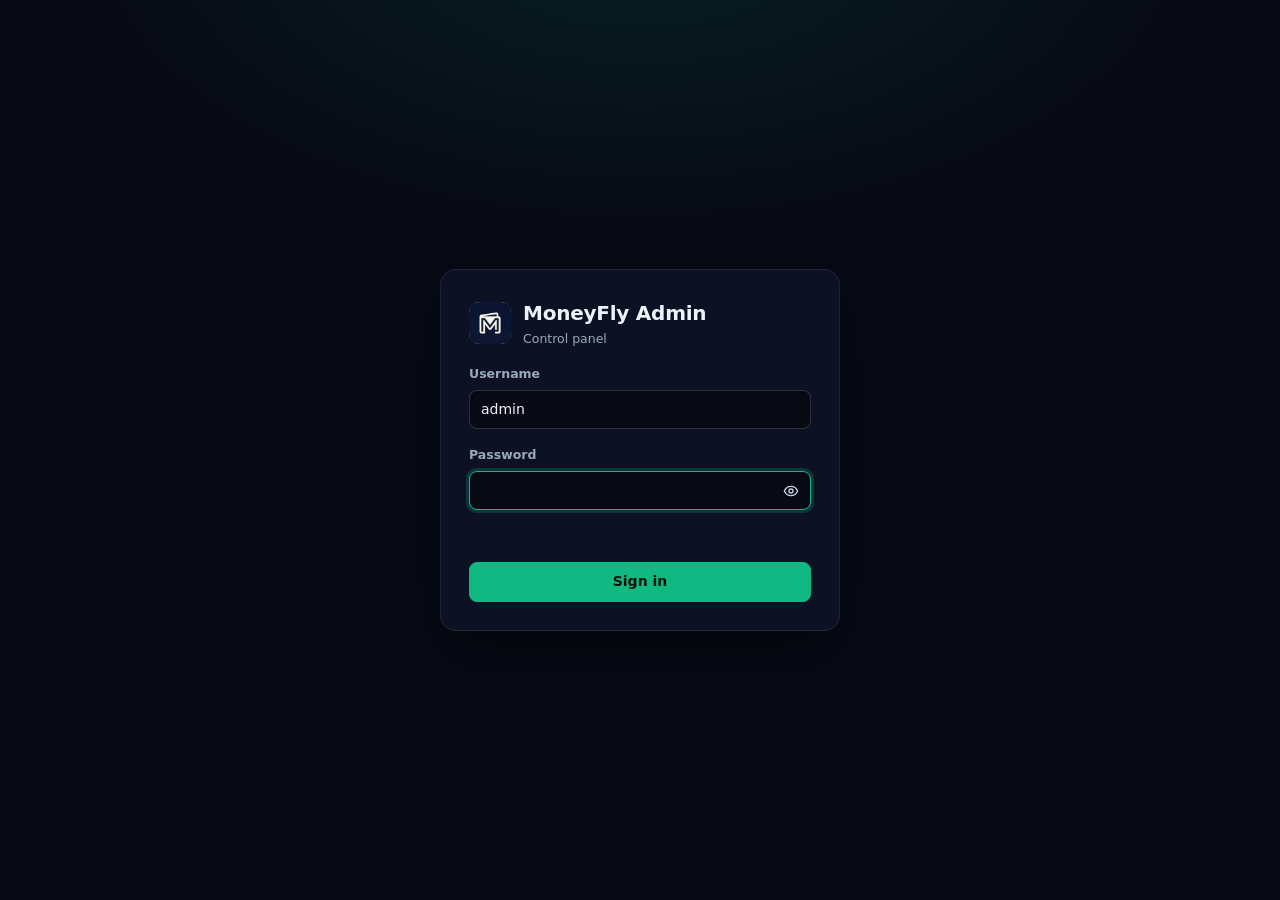
<file: admin/index.html>
<!doctype html>
<html lang="en">
<head>
  <meta charset="utf-8" />
  <meta name="viewport" content="width=device-width, initial-scale=1" />
  <title>MoneyFly Admin</title>
  <meta name="robots" content="noindex, nofollow, noarchive" />
  <meta name="referrer" content="no-referrer" />
  <meta name="color-scheme" content="dark" />
  <meta name="theme-color" content="#070a14" />
  <!-- Locks the admin console to its own scripts and to the Supabase project it manages. -->
  <meta http-equiv="Content-Security-Policy"
        content="default-src 'none'; script-src 'self'; style-src 'self' 'unsafe-inline'; img-src 'self' data:; font-src 'self'; connect-src https://llhpxikoymctlthdjybo.supabase.co; base-uri 'none'; form-action 'none'" />
  <link rel="icon" href="../assets/icon.png" />
  <link rel="stylesheet" href="admin.css" />
</head>
<body>
  <a class="skip-link" href="#main">Skip to content</a>
  <div id="app"></div>
  <div id="datalists" hidden></div>
  <div id="modal-root"></div>
  <div id="toasts" role="status" aria-live="polite"></div>
  <noscript><p style="padding:24px">The admin console needs JavaScript.</p></noscript>
  <script src="vendor/supabase.js"></script>
  <script src="admin.js"></script>
  <script src="models.js"></script>
  <script src="users.js"></script>
  <script src="activity.js"></script>
  <script src="prompts.js"></script>
  <script src="settings.js"></script>
  <script src="market.js"></script>
  <script src="account.js"></script>
  <script src="main.js"></script>
</body>
</html>
</file>
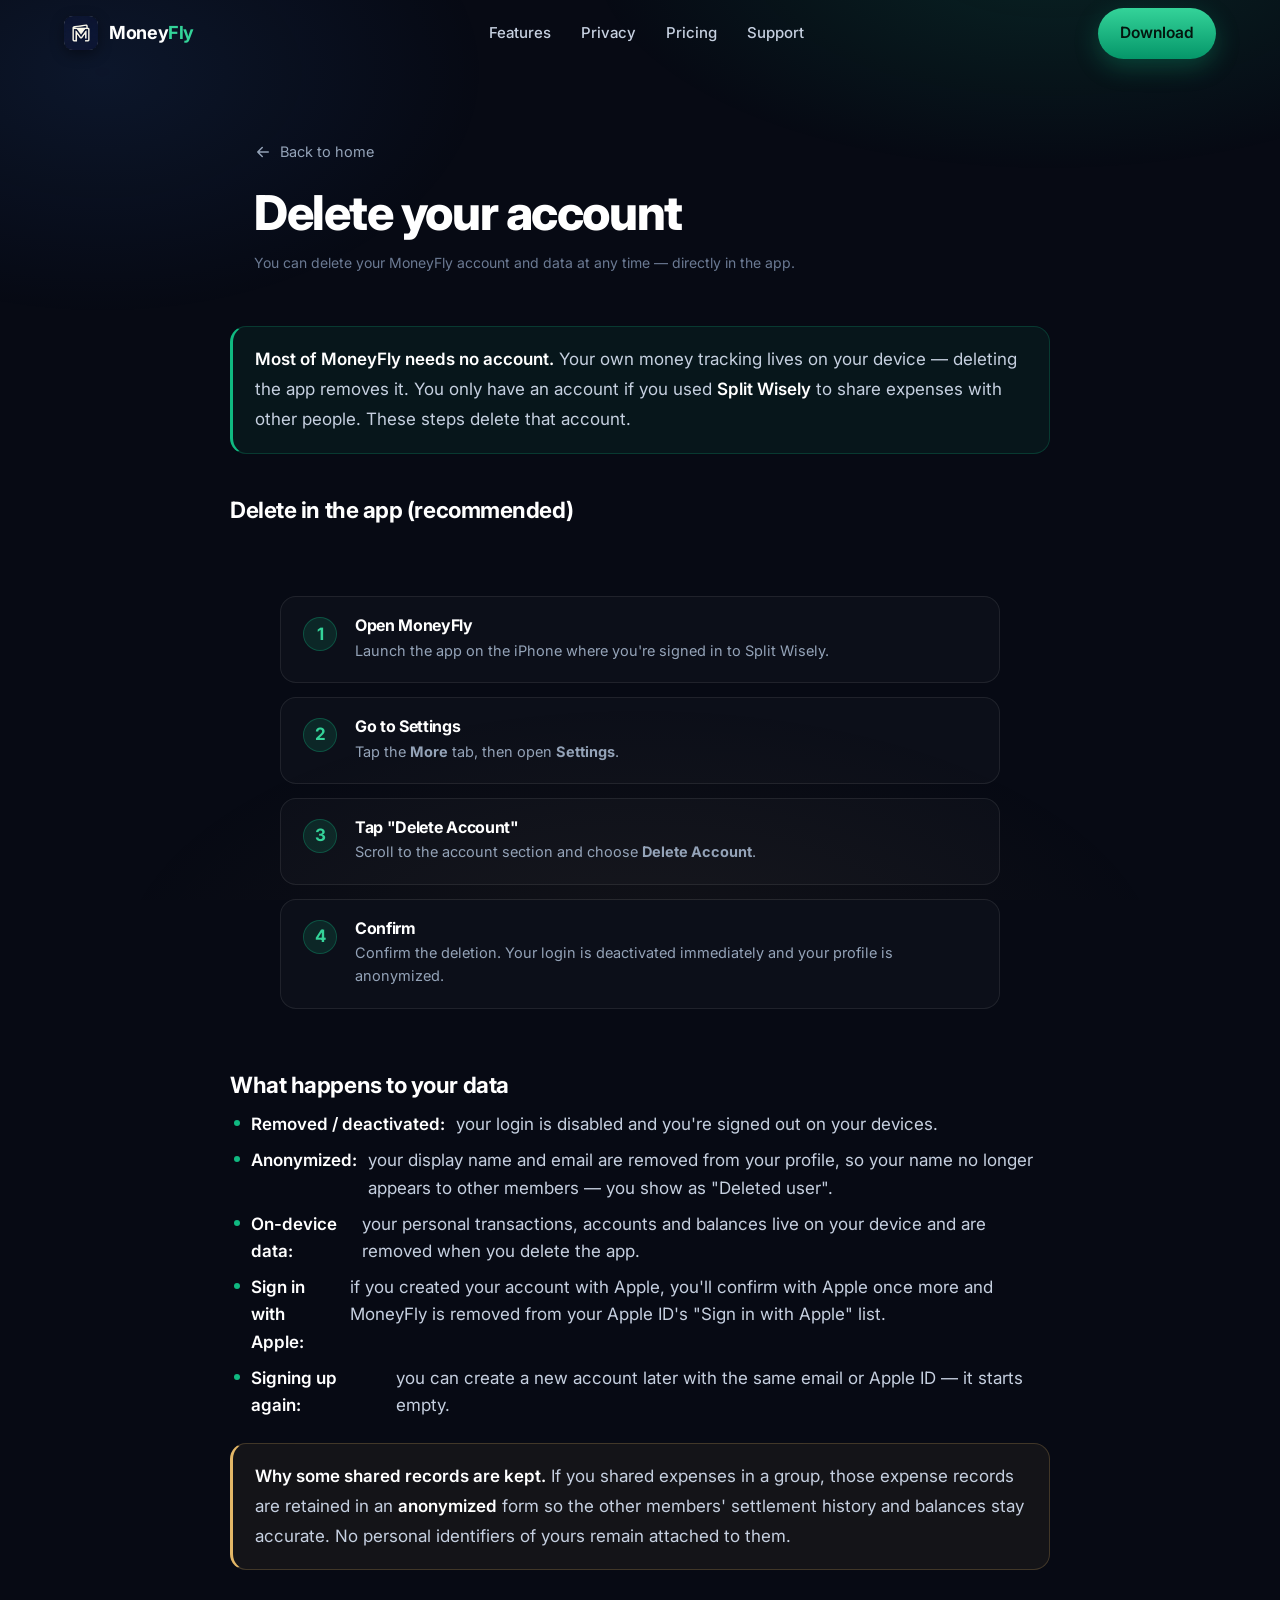
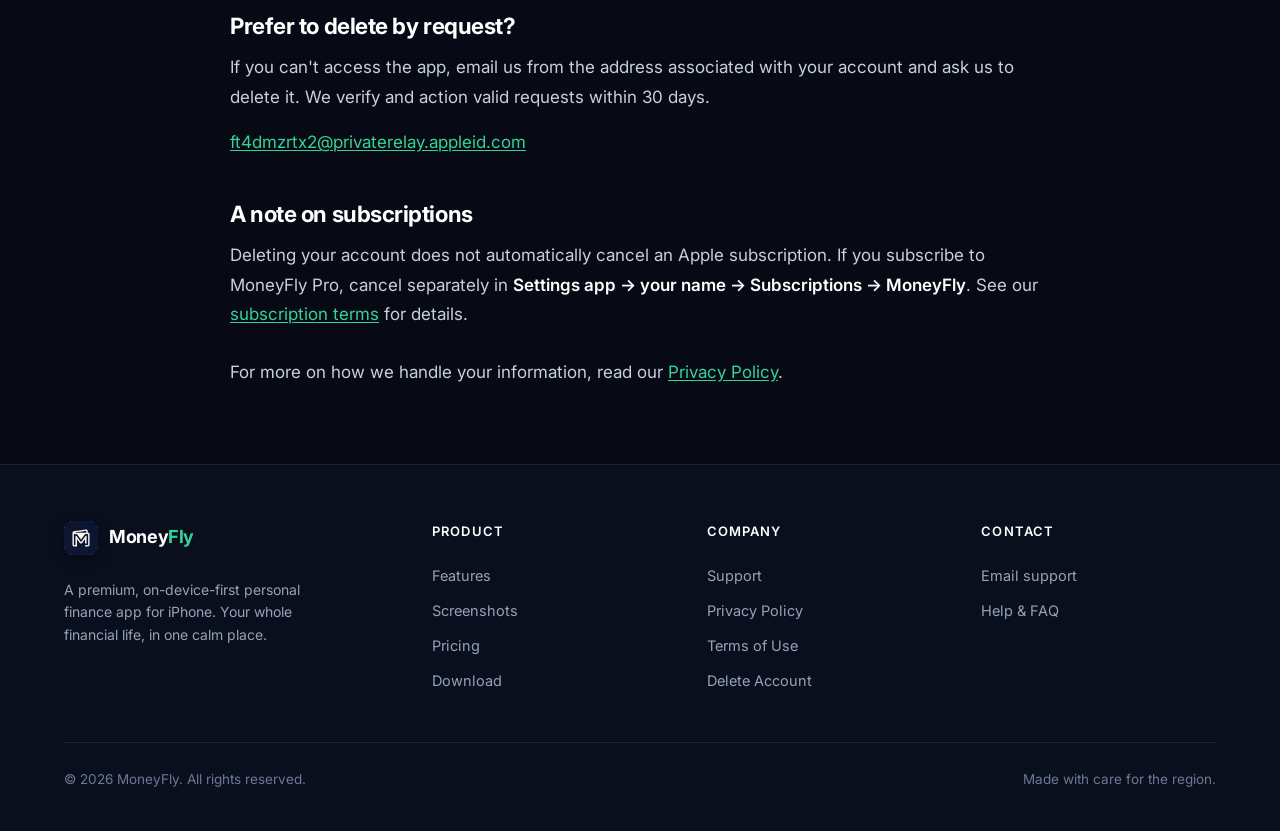
<file: delete-account.html>
<!DOCTYPE html>
<html lang="en">
<head>
  <meta charset="UTF-8" />
  <meta name="viewport" content="width=device-width, initial-scale=1.0" />
  <title>Delete Your Account — MoneyFly</title>
  <meta name="description" content="How to delete your MoneyFly (Split Wisely) account and data, in-app or by request. Learn what is removed and what is retained in anonymized form." />
  <meta name="theme-color" content="#070A14" />
  <link rel="icon" type="image/png" href="assets/icon.png" />
  <link rel="apple-touch-icon" href="assets/icon.png" />
  <link rel="preconnect" href="https://fonts.googleapis.com" />
  <link rel="preconnect" href="https://fonts.gstatic.com" crossorigin />
  <link href="https://fonts.googleapis.com/css2?family=Fraunces:ital,opsz,wght@0,9..144,400..600;1,9..144,400..600&family=Inter:wght@400;500;600;700;800&display=swap" rel="stylesheet" />
  <link rel="stylesheet" href="styles.css" />
</head>
<body>

  <header class="nav">
    <div class="container">
      <a href="index.html" class="brand" aria-label="MoneyFly home">
        <img src="assets/icon.png" alt="MoneyFly app icon" />
        <span>Money<b>Fly</b></span>
      </a>
      <nav class="nav-links" aria-label="Primary">
        <a href="index.html#features">Features</a>
        <a href="index.html#privacy">Privacy</a>
        <a href="index.html#pricing">Pricing</a>
        <a href="support.html">Support</a>
      </nav>
      <div class="nav-cta">
        <a href="index.html#download" class="btn btn-primary">Download</a>
        <button class="nav-toggle" aria-label="Open menu" aria-expanded="false" aria-controls="primary-menu">
          <svg viewBox="0 0 24 24" fill="none" stroke="currentColor" stroke-width="2" stroke-linecap="round"><path d="M4 6h16M4 12h16M4 18h16"/></svg>
        </button>
      </div>
    </div>
  </header>

  <section class="legal-hero">
    <div class="container">
      <a href="index.html" class="backlink"><svg viewBox="0 0 24 24" fill="none" stroke="currentColor" stroke-width="2" stroke-linecap="round" stroke-linejoin="round"><path d="M19 12H5M11 6l-6 6 6 6"/></svg> Back to home</a>
      <h1>Delete your account</h1>
      <p class="updated">You can delete your MoneyFly account and data at any time — directly in the app.</p>
    </div>
  </section>

  <div class="container">
    <div class="prose">
      <div class="callout">
        <p><strong>Most of MoneyFly needs no account.</strong> Your own money tracking lives on your device — deleting the app removes it. You only have an account if you used <strong>Split Wisely</strong> to share expenses with other people. These steps delete that account.</p>
      </div>

      <h2 id="in-app">Delete in the app (recommended)</h2>
    </div>
    <div class="step-list reveal">
      <div class="step"><div><h4>Open MoneyFly</h4><p>Launch the app on the iPhone where you're signed in to Split Wisely.</p></div></div>
      <div class="step"><div><h4>Go to Settings</h4><p>Tap the <strong>More</strong> tab, then open <strong>Settings</strong>.</p></div></div>
      <div class="step"><div><h4>Tap "Delete Account"</h4><p>Scroll to the account section and choose <strong>Delete Account</strong>.</p></div></div>
      <div class="step"><div><h4>Confirm</h4><p>Confirm the deletion. Your login is deactivated immediately and your profile is anonymized.</p></div></div>
    </div>

    <div class="prose">
      <h2 id="what-happens">What happens to your data</h2>
      <ul>
        <li><strong>Removed / deactivated:</strong> your login is disabled and you're signed out on your devices.</li>
        <li><strong>Anonymized:</strong> your display name and email are removed from your profile, so your name no longer appears to other members — you show as "Deleted user".</li>
        <li><strong>On-device data:</strong> your personal transactions, accounts and balances live on your device and are removed when you delete the app.</li>
        <li><strong>Sign in with Apple:</strong> if you created your account with Apple, you'll confirm with Apple once more and MoneyFly is removed from your Apple ID's "Sign in with Apple" list.</li>
        <li><strong>Signing up again:</strong> you can create a new account later with the same email or Apple ID — it starts empty.</li>
      </ul>

      <div class="callout warn">
        <p><strong>Why some shared records are kept.</strong> If you shared expenses in a group, those expense records are retained in an <strong>anonymized</strong> form so the other members' settlement history and balances stay accurate. No personal identifiers of yours remain attached to them.</p>
      </div>

      <h2 id="by-email">Prefer to delete by request?</h2>
      <p>If you can't access the app, email us from the address associated with your account and ask us to delete it. We verify and action valid requests within 30 days.</p>
      <p><a href="mailto:ft4dmzrtx2@privaterelay.appleid.com?subject=Delete%20my%20MoneyFly%20account">ft4dmzrtx2@privaterelay.appleid.com</a></p>

      <h2 id="subscription">A note on subscriptions</h2>
      <p>Deleting your account does not automatically cancel an Apple subscription. If you subscribe to MoneyFly Pro, cancel separately in <strong>Settings app → your name → Subscriptions → MoneyFly</strong>. See our <a href="terms.html#subscriptions">subscription terms</a> for details.</p>

      <p style="margin-top:28px;">For more on how we handle your information, read our <a href="privacy.html">Privacy Policy</a>.</p>
    </div>
  </div>

  <footer class="footer">
    <div class="container">
      <div class="footer-grid">
        <div class="footer-brand">
          <a href="index.html" class="brand"><img src="assets/icon.png" alt="MoneyFly" /><span>Money<b>Fly</b></span></a>
          <p>A premium, on-device-first personal finance app for iPhone. Your whole financial life, in one calm place.</p>
        </div>
        <div class="footer-col">
          <h5>Product</h5>
          <a href="index.html#features">Features</a>
          <a href="index.html#screens">Screenshots</a>
          <a href="index.html#pricing">Pricing</a>
          <a href="index.html#download">Download</a>
        </div>
        <div class="footer-col">
          <h5>Company</h5>
          <a href="support.html">Support</a>
          <a href="privacy.html">Privacy Policy</a>
          <a href="terms.html">Terms of Use</a>
          <a href="delete-account.html">Delete Account</a>
        </div>
        <div class="footer-col">
          <h5>Contact</h5>
          <a href="mailto:ft4dmzrtx2@privaterelay.appleid.com">Email support</a>
          <a href="support.html#faq">Help &amp; FAQ</a>
        </div>
      </div>
      <div class="footer-bottom">
        <span>© <span data-year>2026</span> MoneyFly. All rights reserved.</span>
        <span class="made">Made with care for the region.</span>
      </div>
    </div>
  </footer>

  <script src="main.js" defer></script>
</body>
</html>
</file>
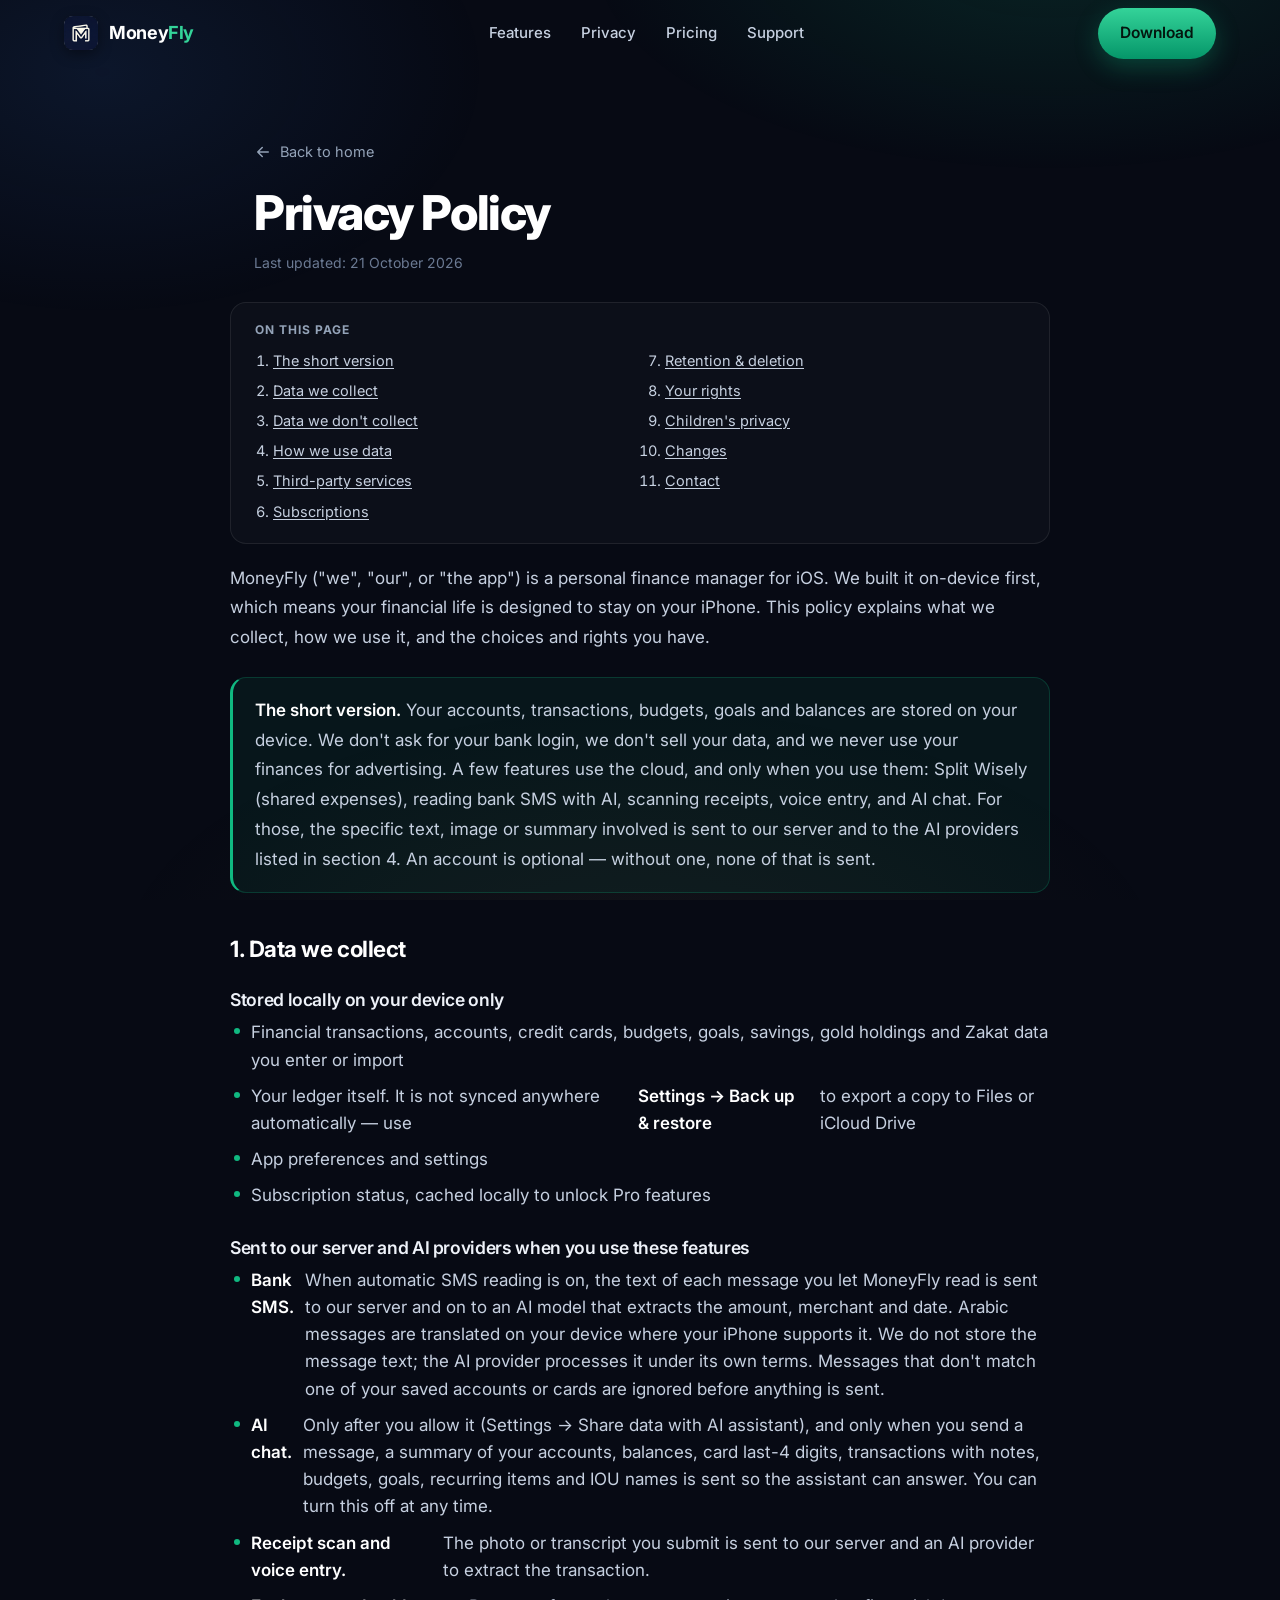
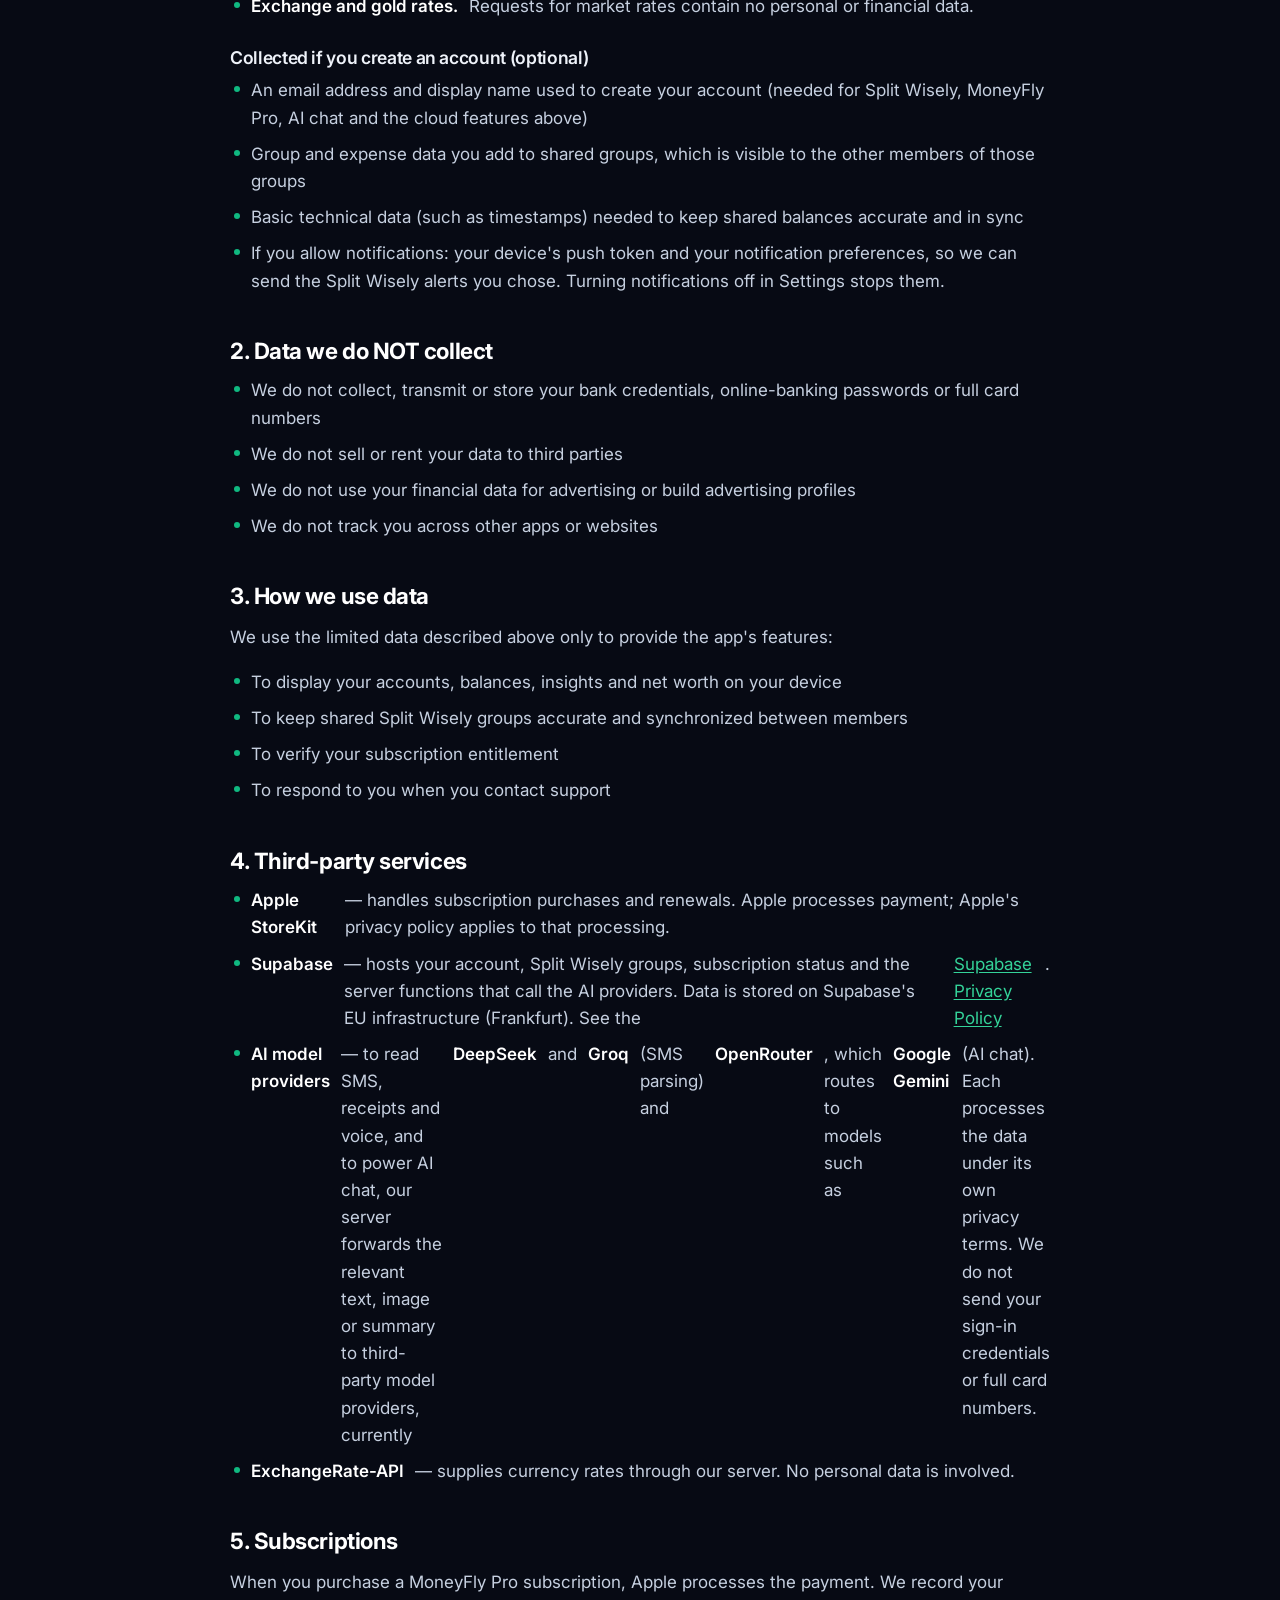
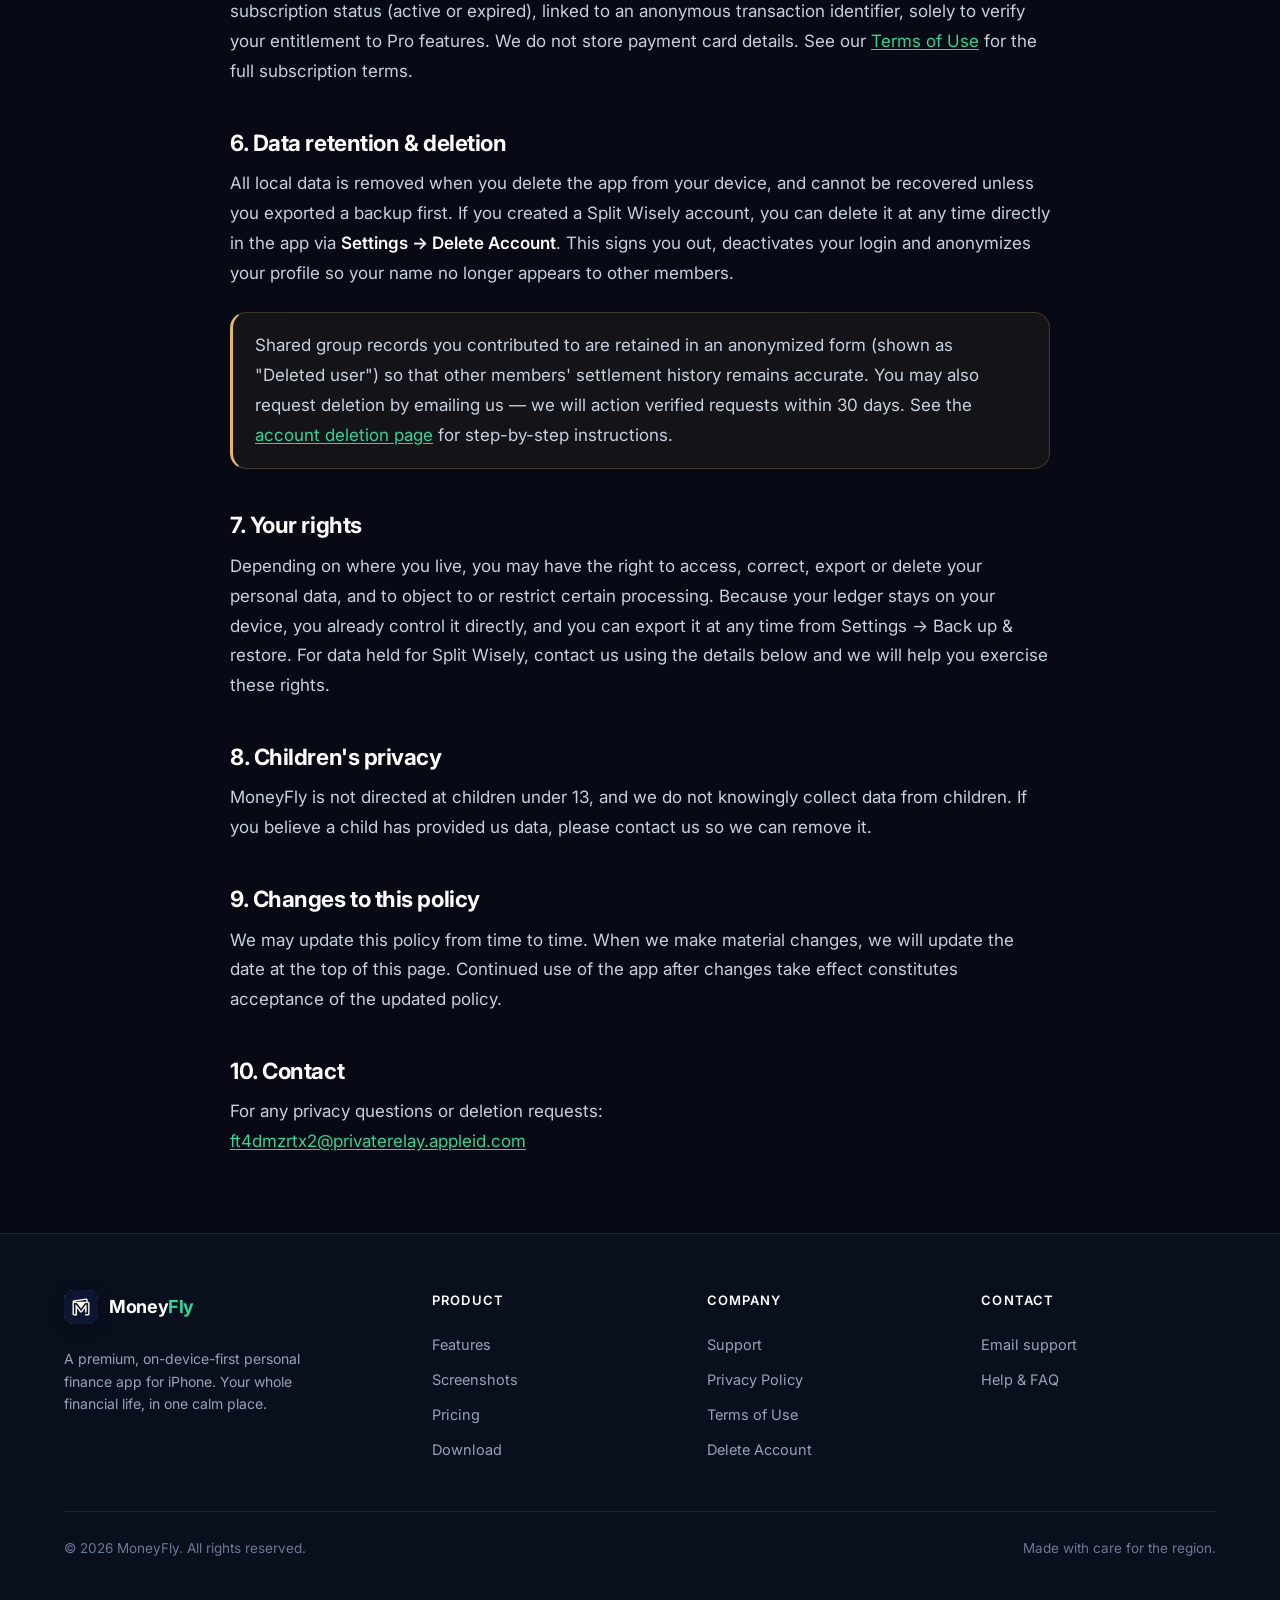
<file: privacy.html>
<!DOCTYPE html>
<html lang="en">
<head>
  <meta charset="UTF-8" />
  <meta name="viewport" content="width=device-width, initial-scale=1.0" />
  <title>Privacy Policy — MoneyFly</title>
  <meta name="description" content="How MoneyFly collects, uses and protects your data. On-device first: your financial data stays on your iPhone." />
  <meta name="theme-color" content="#070A14" />
  <link rel="icon" type="image/png" href="assets/icon.png" />
  <link rel="apple-touch-icon" href="assets/icon.png" />
  <link rel="preconnect" href="https://fonts.googleapis.com" />
  <link rel="preconnect" href="https://fonts.gstatic.com" crossorigin />
  <link href="https://fonts.googleapis.com/css2?family=Fraunces:ital,opsz,wght@0,9..144,400..600;1,9..144,400..600&family=Inter:wght@400;500;600;700;800&display=swap" rel="stylesheet" />
  <link rel="stylesheet" href="styles.css" />
</head>
<body>

  <header class="nav">
    <div class="container">
      <a href="index.html" class="brand" aria-label="MoneyFly home">
        <img src="assets/icon.png" alt="MoneyFly app icon" />
        <span>Money<b>Fly</b></span>
      </a>
      <nav class="nav-links" aria-label="Primary">
        <a href="index.html#features">Features</a>
        <a href="index.html#privacy">Privacy</a>
        <a href="index.html#pricing">Pricing</a>
        <a href="support.html">Support</a>
      </nav>
      <div class="nav-cta">
        <a href="index.html#download" class="btn btn-primary">Download</a>
        <button class="nav-toggle" aria-label="Open menu" aria-expanded="false" aria-controls="primary-menu">
          <svg viewBox="0 0 24 24" fill="none" stroke="currentColor" stroke-width="2" stroke-linecap="round"><path d="M4 6h16M4 12h16M4 18h16"/></svg>
        </button>
      </div>
    </div>
  </header>

  <section class="legal-hero">
    <div class="container">
      <a href="index.html" class="backlink"><svg viewBox="0 0 24 24" fill="none" stroke="currentColor" stroke-width="2" stroke-linecap="round" stroke-linejoin="round"><path d="M19 12H5M11 6l-6 6 6 6"/></svg> Back to home</a>
      <h1>Privacy Policy</h1>
      <p class="updated">Last updated: 21 October 2026</p>
    </div>
  </section>

  <div class="container">
    <div class="prose">
      <div class="toc">
        <h4>On this page</h4>
        <ol>
          <li><a href="#summary">The short version</a></li>
          <li><a href="#collect">Data we collect</a></li>
          <li><a href="#notcollect">Data we don't collect</a></li>
          <li><a href="#use">How we use data</a></li>
          <li><a href="#third">Third-party services</a></li>
          <li><a href="#subs">Subscriptions</a></li>
          <li><a href="#retention">Retention &amp; deletion</a></li>
          <li><a href="#rights">Your rights</a></li>
          <li><a href="#children">Children's privacy</a></li>
          <li><a href="#changes">Changes</a></li>
          <li><a href="#contact">Contact</a></li>
        </ol>
      </div>

      <p>MoneyFly ("we", "our", or "the app") is a personal finance manager for iOS. We built it on-device first, which means your financial life is designed to stay on your iPhone. This policy explains what we collect, how we use it, and the choices and rights you have.</p>

      <div class="callout">
        <p id="summary"><strong>The short version.</strong> Your accounts, transactions, budgets, goals and balances are stored on your device. We don't ask for your bank login, we don't sell your data, and we never use your finances for advertising. A few features use the cloud, and only when you use them: Split Wisely (shared expenses), reading bank SMS with AI, scanning receipts, voice entry, and AI chat. For those, the specific text, image or summary involved is sent to our server and to the AI providers listed in section 4. An account is optional — without one, none of that is sent.</p>
      </div>

      <h2 id="collect">1. Data we collect</h2>
      <h3>Stored locally on your device only</h3>
      <ul>
        <li>Financial transactions, accounts, credit cards, budgets, goals, savings, gold holdings and Zakat data you enter or import</li>
        <li>Your ledger itself. It is not synced anywhere automatically — use <strong>Settings → Back up &amp; restore</strong> to export a copy to Files or iCloud Drive</li>
        <li>App preferences and settings</li>
        <li>Subscription status, cached locally to unlock Pro features</li>
      </ul>
      <h3>Sent to our server and AI providers when you use these features</h3>
      <ul>
        <li><strong>Bank SMS.</strong> When automatic SMS reading is on, the text of each message you let MoneyFly read is sent to our server and on to an AI model that extracts the amount, merchant and date. Arabic messages are translated on your device where your iPhone supports it. We do not store the message text; the AI provider processes it under its own terms. Messages that don't match one of your saved accounts or cards are ignored before anything is sent.</li>
        <li><strong>AI chat.</strong> Only after you allow it (Settings → Share data with AI assistant), and only when you send a message, a summary of your accounts, balances, card last-4 digits, transactions with notes, budgets, goals, recurring items and IOU names is sent so the assistant can answer. You can turn this off at any time.</li>
        <li><strong>Receipt scan and voice entry.</strong> The photo or transcript you submit is sent to our server and an AI provider to extract the transaction.</li>
        <li><strong>Exchange and gold rates.</strong> Requests for market rates contain no personal or financial data.</li>
      </ul>
      <h3>Collected if you create an account (optional)</h3>
      <ul>
        <li>An email address and display name used to create your account (needed for Split Wisely, MoneyFly Pro, AI chat and the cloud features above)</li>
        <li>Group and expense data you add to shared groups, which is visible to the other members of those groups</li>
        <li>Basic technical data (such as timestamps) needed to keep shared balances accurate and in sync</li>
        <li>If you allow notifications: your device's push token and your notification preferences, so we can send the Split Wisely alerts you chose. Turning notifications off in Settings stops them.</li>
      </ul>

      <h2 id="notcollect">2. Data we do NOT collect</h2>
      <ul>
        <li>We do not collect, transmit or store your bank credentials, online-banking passwords or full card numbers</li>
        <li>We do not sell or rent your data to third parties</li>
        <li>We do not use your financial data for advertising or build advertising profiles</li>
        <li>We do not track you across other apps or websites</li>
      </ul>

      <h2 id="use">3. How we use data</h2>
      <p>We use the limited data described above only to provide the app's features:</p>
      <ul>
        <li>To display your accounts, balances, insights and net worth on your device</li>
        <li>To keep shared Split Wisely groups accurate and synchronized between members</li>
        <li>To verify your subscription entitlement</li>
        <li>To respond to you when you contact support</li>
      </ul>

      <h2 id="third">4. Third-party services</h2>
      <ul>
        <li><strong>Apple StoreKit</strong> — handles subscription purchases and renewals. Apple processes payment; Apple's privacy policy applies to that processing.</li>
        <li><strong>Supabase</strong> — hosts your account, Split Wisely groups, subscription status and the server functions that call the AI providers. Data is stored on Supabase's EU infrastructure (Frankfurt). See the <a href="https://supabase.com/privacy" target="_blank" rel="noopener">Supabase Privacy Policy</a>.</li>
        <li><strong>AI model providers</strong> — to read SMS, receipts and voice, and to power AI chat, our server forwards the relevant text, image or summary to third-party model providers, currently <strong>DeepSeek</strong> and <strong>Groq</strong> (SMS parsing) and <strong>OpenRouter</strong>, which routes to models such as <strong>Google Gemini</strong> (AI chat). Each processes the data under its own privacy terms. We do not send your sign-in credentials or full card numbers.</li>
        <li><strong>ExchangeRate-API</strong> — supplies currency rates through our server. No personal data is involved.</li>
      </ul>

      <h2 id="subs">5. Subscriptions</h2>
      <p>When you purchase a MoneyFly Pro subscription, Apple processes the payment. We record your subscription status (active or expired), linked to an anonymous transaction identifier, solely to verify your entitlement to Pro features. We do not store payment card details. See our <a href="terms.html">Terms of Use</a> for the full subscription terms.</p>

      <h2 id="retention">6. Data retention &amp; deletion</h2>
      <p>All local data is removed when you delete the app from your device, and cannot be recovered unless you exported a backup first. If you created a Split Wisely account, you can delete it at any time directly in the app via <strong>Settings → Delete Account</strong>. This signs you out, deactivates your login and anonymizes your profile so your name no longer appears to other members.</p>
      <div class="callout warn">
        <p>Shared group records you contributed to are retained in an anonymized form (shown as "Deleted user") so that other members' settlement history remains accurate. You may also request deletion by emailing us — we will action verified requests within 30 days. See the <a href="delete-account.html">account deletion page</a> for step-by-step instructions.</p>
      </div>

      <h2 id="rights">7. Your rights</h2>
      <p>Depending on where you live, you may have the right to access, correct, export or delete your personal data, and to object to or restrict certain processing. Because your ledger stays on your device, you already control it directly, and you can export it at any time from Settings → Back up &amp; restore. For data held for Split Wisely, contact us using the details below and we will help you exercise these rights.</p>

      <h2 id="children">8. Children's privacy</h2>
      <p>MoneyFly is not directed at children under 13, and we do not knowingly collect data from children. If you believe a child has provided us data, please contact us so we can remove it.</p>

      <h2 id="changes">9. Changes to this policy</h2>
      <p>We may update this policy from time to time. When we make material changes, we will update the date at the top of this page. Continued use of the app after changes take effect constitutes acceptance of the updated policy.</p>

      <h2 id="contact">10. Contact</h2>
      <p>For any privacy questions or deletion requests:<br />
      <a href="mailto:ft4dmzrtx2@privaterelay.appleid.com">ft4dmzrtx2@privaterelay.appleid.com</a></p>
    </div>
  </div>

  <footer class="footer">
    <div class="container">
      <div class="footer-grid">
        <div class="footer-brand">
          <a href="index.html" class="brand"><img src="assets/icon.png" alt="MoneyFly" /><span>Money<b>Fly</b></span></a>
          <p>A premium, on-device-first personal finance app for iPhone. Your whole financial life, in one calm place.</p>
        </div>
        <div class="footer-col">
          <h5>Product</h5>
          <a href="index.html#features">Features</a>
          <a href="index.html#screens">Screenshots</a>
          <a href="index.html#pricing">Pricing</a>
          <a href="index.html#download">Download</a>
        </div>
        <div class="footer-col">
          <h5>Company</h5>
          <a href="support.html">Support</a>
          <a href="privacy.html">Privacy Policy</a>
          <a href="terms.html">Terms of Use</a>
          <a href="delete-account.html">Delete Account</a>
        </div>
        <div class="footer-col">
          <h5>Contact</h5>
          <a href="mailto:ft4dmzrtx2@privaterelay.appleid.com">Email support</a>
          <a href="support.html#faq">Help &amp; FAQ</a>
        </div>
      </div>
      <div class="footer-bottom">
        <span>© <span data-year>2026</span> MoneyFly. All rights reserved.</span>
        <span class="made">Made with care for the region.</span>
      </div>
    </div>
  </footer>

  <script src="main.js" defer></script>
</body>
</html>
</file>
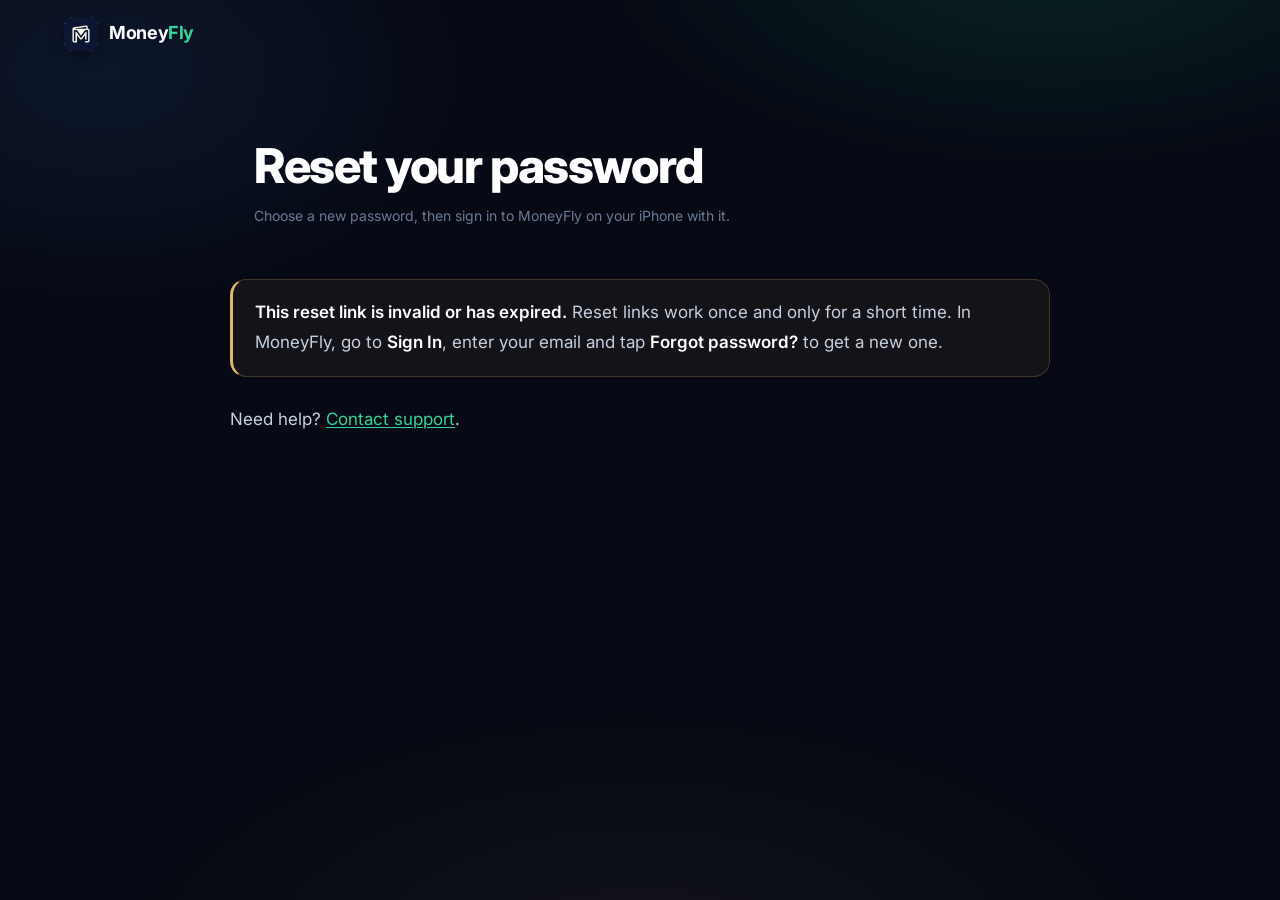
<file: reset-password.html>
<!DOCTYPE html>
<html lang="en">
<head>
  <meta charset="UTF-8" />
  <meta name="viewport" content="width=device-width, initial-scale=1.0" />
  <title>Reset Password — MoneyFly</title>
  <meta name="description" content="Choose a new password for your MoneyFly account." />
  <meta name="robots" content="noindex" />
  <meta name="referrer" content="no-referrer" />
  <meta name="theme-color" content="#070A14" />
  <link rel="icon" type="image/png" href="assets/icon.png" />
  <link rel="apple-touch-icon" href="assets/icon.png" />
  <link rel="preconnect" href="https://fonts.googleapis.com" />
  <link rel="preconnect" href="https://fonts.gstatic.com" crossorigin />
  <link href="https://fonts.googleapis.com/css2?family=Fraunces:ital,opsz,wght@0,9..144,400..600;1,9..144,400..600&family=Inter:wght@400;500;600;700;800&display=swap" rel="stylesheet" />
  <link rel="stylesheet" href="styles.css" />
  <style>
    .reset-form { display: grid; gap: 14px; margin-top: 8px; max-width: 420px; }
    .reset-form label { font-size: 14px; font-weight: 600; color: var(--ink-300, #cbd5e1); }
    .reset-form input {
      width: 100%; min-height: 50px; padding: 0 16px; border-radius: 14px;
      border: 1px solid rgba(255, 255, 255, 0.12); background: rgba(255, 255, 255, 0.06);
      color: inherit; font: inherit; font-size: 16px;
    }
    .reset-form input:focus { outline: 2px solid var(--emerald-bright, #34d399); outline-offset: 2px; }
    .reset-form .hint { font-size: 13px; color: var(--ink-500, #94a3b8); margin: -6px 0 0; }
    .reset-form button[disabled] { opacity: 0.5; cursor: not-allowed; transform: none; }
    [hidden] { display: none !important; }
  </style>
</head>
<body>

  <header class="nav">
    <div class="container">
      <a href="index.html" class="brand" aria-label="MoneyFly home">
        <img src="assets/icon.png" alt="MoneyFly app icon" />
        <span>Money<b>Fly</b></span>
      </a>
    </div>
  </header>

  <section class="legal-hero">
    <div class="container">
      <h1>Reset your password</h1>
      <p class="updated">Choose a new password, then sign in to MoneyFly on your iPhone with it.</p>
    </div>
  </section>

  <div class="container">
    <div class="prose">

      <!-- Shown while the link is valid -->
      <form id="reset-form" class="reset-form" hidden novalidate>
        <label for="pw">New password</label>
        <input id="pw" type="password" autocomplete="new-password" minlength="8" required />
        <p class="hint">At least 8 characters.</p>
        <label for="pw2">Confirm new password</label>
        <input id="pw2" type="password" autocomplete="new-password" minlength="8" required />
        <button id="submit" type="submit" class="btn btn-primary btn-lg">Save new password</button>
        <div id="form-error" class="callout warn" role="alert" hidden><p></p></div>
      </form>

      <!-- Success -->
      <div id="done" class="callout" hidden>
        <p><strong>Your password has been changed.</strong> Open MoneyFly on your iPhone and sign in with your email and the new password.</p>
      </div>

      <!-- Expired / invalid / opened without a link -->
      <div id="invalid" class="callout warn" hidden>
        <p><strong>This reset link is invalid or has expired.</strong> Reset links work once and only for a short time. In MoneyFly, go to <strong>Sign In</strong>, enter your email and tap <strong>Forgot password?</strong> to get a new one.</p>
      </div>

      <p style="margin-top:28px;">Need help? <a href="support.html">Contact support</a>.</p>
    </div>
  </div>

  <script>
    // Supabase sends the recovery session in the URL fragment:
    //   #access_token=…&refresh_token=…&type=recovery   (or #error=…&error_code=otp_expired)
    // The token only ever lives in this page; it is removed from the address bar
    // immediately so it isn't kept in history.
    (function () {
      var SUPABASE_URL = "https://llhpxikoymctlthdjybo.supabase.co";
      var ANON_KEY = "eyJhbGciOiJIUzI1NiIsInR5cCI6IkpXVCJ9.eyJpc3MiOiJzdXBhYmFzZSIsInJlZiI6ImxsaHB4aWtveW1jdGx0aGRqeWJvIiwicm9sZSI6ImFub24iLCJpYXQiOjE3ODAwMDc1NDQsImV4cCI6MjA5NTU4MzU0NH0.vQrvuHAUQGxHCMuMZsoeWVW5Bb0jiuAO4p3gm7rdKBY";

      var params = new URLSearchParams(location.hash.replace(/^#/, ""));
      var accessToken = params.get("access_token");
      var isRecovery = params.get("type") === "recovery";
      if (location.hash) history.replaceState(null, "", location.pathname);

      var form = document.getElementById("reset-form");
      var errorBox = document.getElementById("form-error");
      var submit = document.getElementById("submit");

      if (!accessToken || !isRecovery || params.get("error")) {
        document.getElementById("invalid").hidden = false;
        return;
      }
      form.hidden = false;

      function showError(msg) {
        errorBox.querySelector("p").textContent = msg;
        errorBox.hidden = false;
      }

      form.addEventListener("submit", function (e) {
        e.preventDefault();
        errorBox.hidden = true;
        var pw = document.getElementById("pw").value;
        var pw2 = document.getElementById("pw2").value;
        if (pw.length < 8) return showError("Use at least 8 characters.");
        if (pw !== pw2) return showError("The two passwords don't match.");

        submit.disabled = true;
        submit.textContent = "Saving…";
        fetch(SUPABASE_URL + "/auth/v1/user", {
          method: "PUT",
          headers: {
            "apikey": ANON_KEY,
            "Authorization": "Bearer " + accessToken,
            "Content-Type": "application/json"
          },
          body: JSON.stringify({ password: pw })
        }).then(function (res) {
          if (res.ok) {
            form.hidden = true;
            document.getElementById("done").hidden = false;
            accessToken = null;
            return;
          }
          return res.json().catch(function () { return {}; }).then(function (body) {
            var msg = (body && (body.msg || body.message || body.error_description)) || "";
            if (res.status === 401 || res.status === 403) {
              form.hidden = true;
              document.getElementById("invalid").hidden = false;
            } else if (/same/i.test(msg)) {
              showError("Choose a password you haven't used for this account before.");
            } else if (/weak|short|characters/i.test(msg)) {
              showError(msg);
            } else {
              showError("Couldn't save your new password. Please try again.");
            }
          });
        }).catch(function () {
          showError("You appear to be offline. Check your connection and try again.");
        }).finally(function () {
          submit.disabled = false;
          submit.textContent = "Save new password";
        });
      });
    })();
  </script>
</body>
</html>
</file>
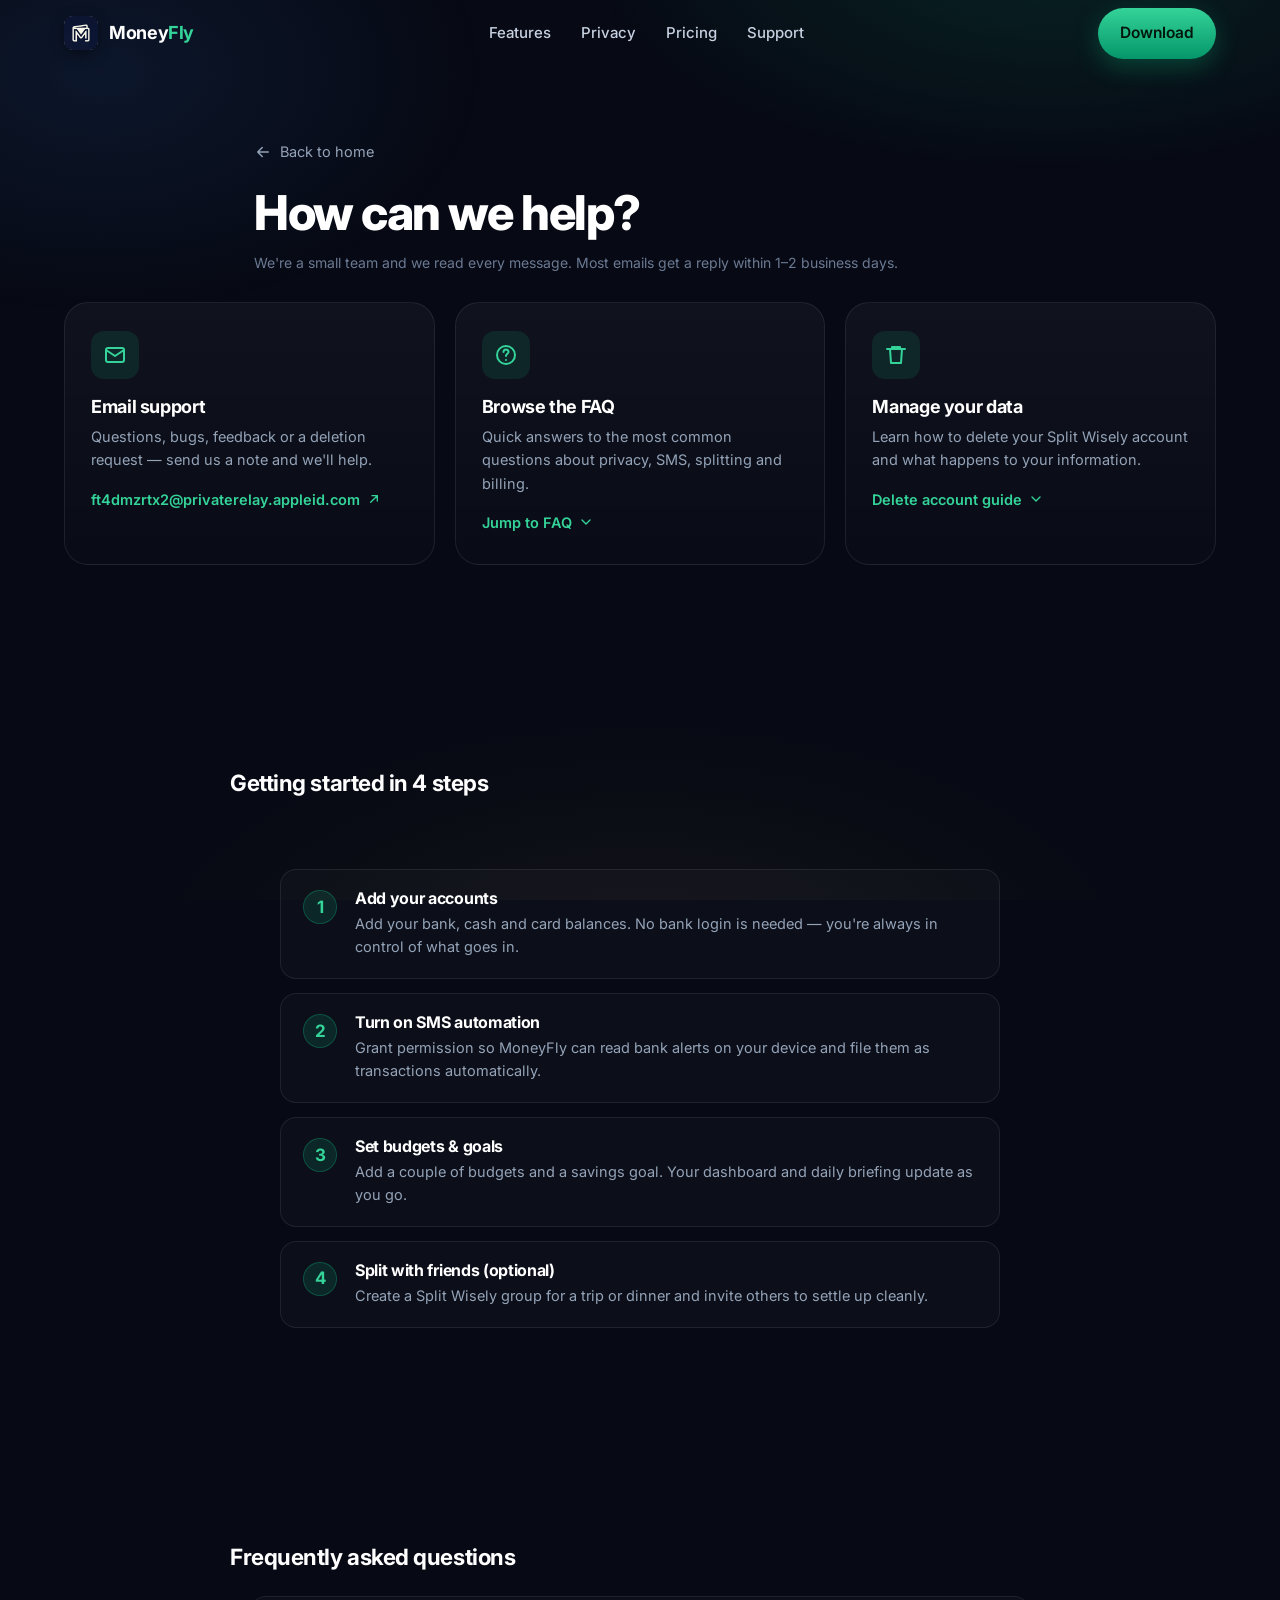
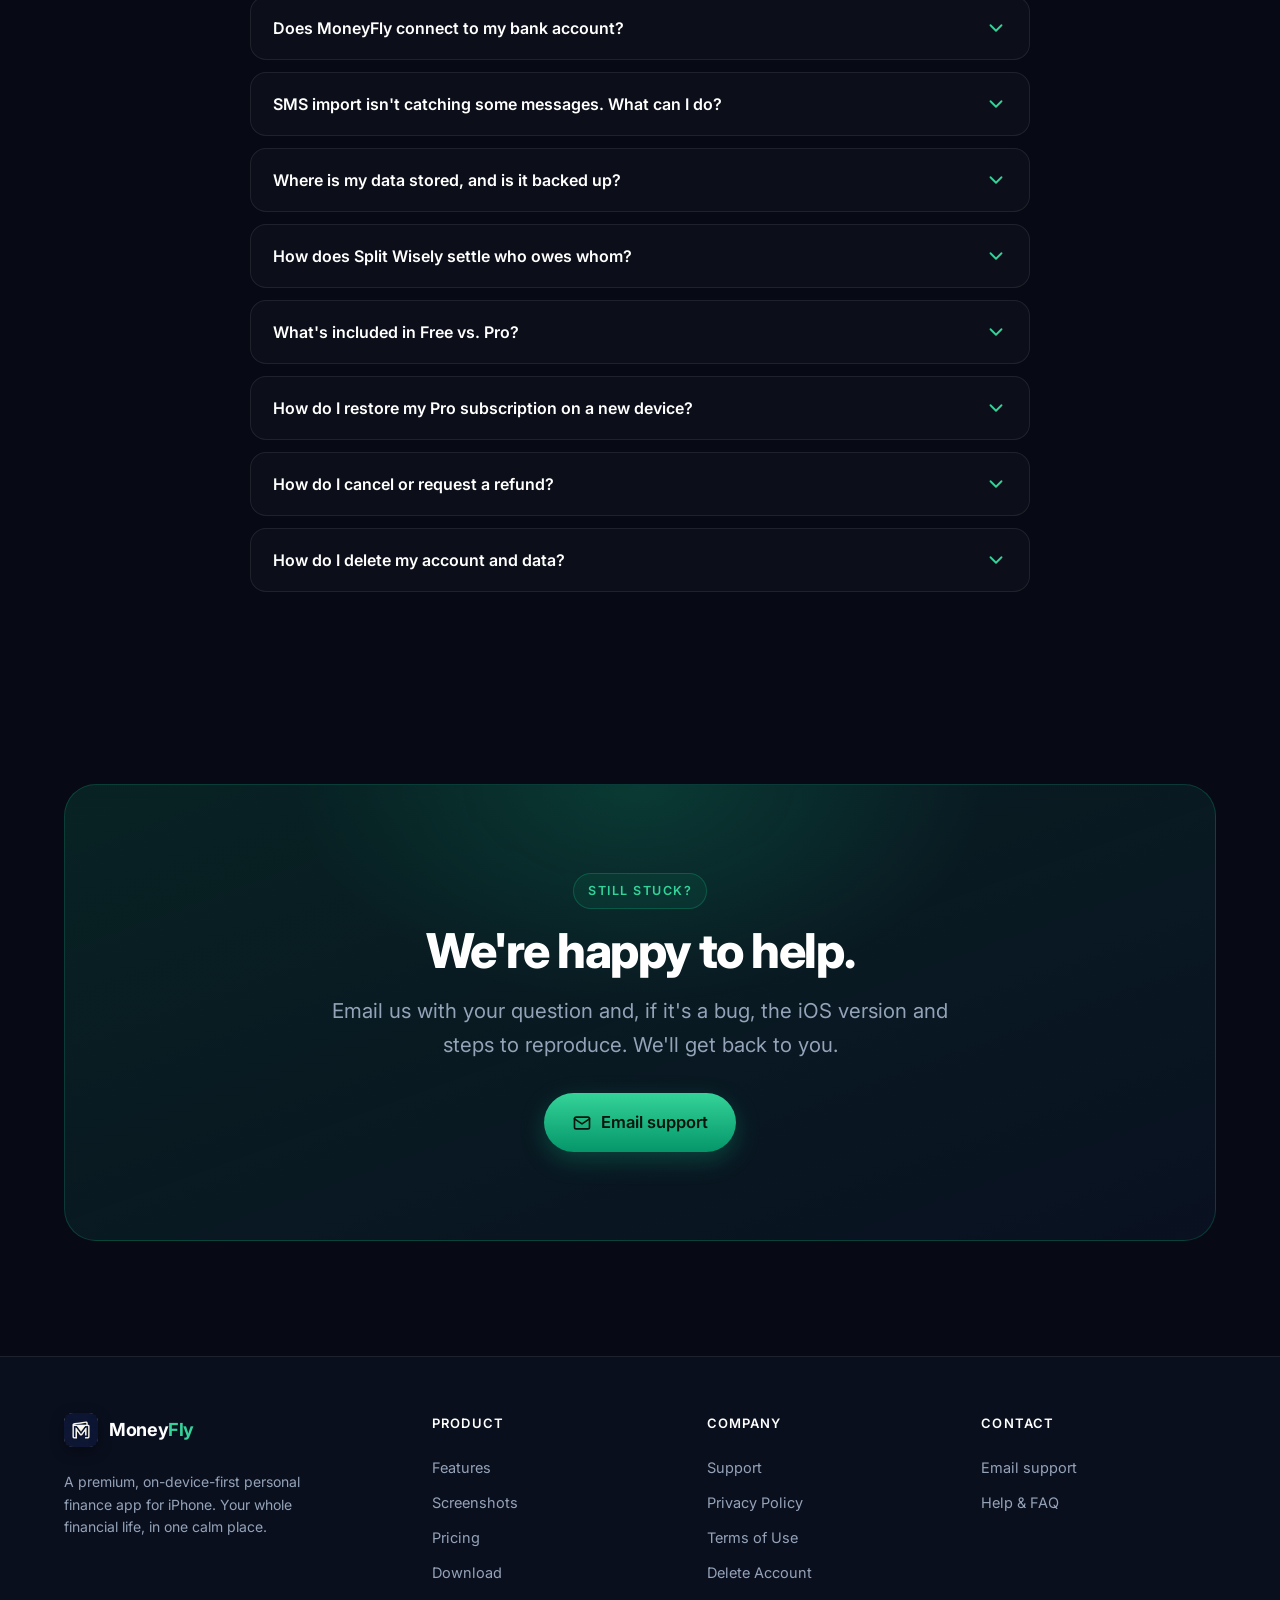
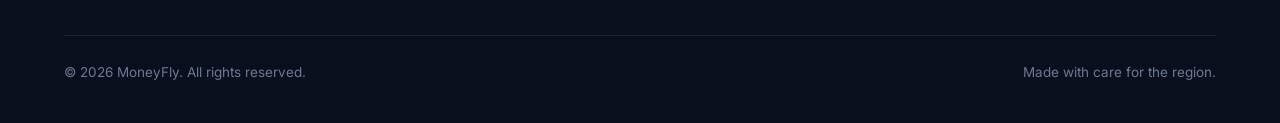
<file: support.html>
<!DOCTYPE html>
<html lang="en">
<head>
  <meta charset="UTF-8" />
  <meta name="viewport" content="width=device-width, initial-scale=1.0" />
  <title>Support — MoneyFly</title>
  <meta name="description" content="Get help with MoneyFly. Contact support, browse frequently asked questions, and learn how to use SMS automation, Split Wisely, subscriptions and more." />
  <meta name="theme-color" content="#070A14" />
  <link rel="icon" type="image/png" href="assets/icon.png" />
  <link rel="apple-touch-icon" href="assets/icon.png" />
  <link rel="preconnect" href="https://fonts.googleapis.com" />
  <link rel="preconnect" href="https://fonts.gstatic.com" crossorigin />
  <link href="https://fonts.googleapis.com/css2?family=Fraunces:ital,opsz,wght@0,9..144,400..600;1,9..144,400..600&family=Inter:wght@400;500;600;700;800&display=swap" rel="stylesheet" />
  <link rel="stylesheet" href="styles.css" />
</head>
<body>

  <header class="nav">
    <div class="container">
      <a href="index.html" class="brand" aria-label="MoneyFly home">
        <img src="assets/icon.png" alt="MoneyFly app icon" />
        <span>Money<b>Fly</b></span>
      </a>
      <nav class="nav-links" aria-label="Primary">
        <a href="index.html#features">Features</a>
        <a href="index.html#privacy">Privacy</a>
        <a href="index.html#pricing">Pricing</a>
        <a href="support.html">Support</a>
      </nav>
      <div class="nav-cta">
        <a href="index.html#download" class="btn btn-primary">Download</a>
        <button class="nav-toggle" aria-label="Open menu" aria-expanded="false" aria-controls="primary-menu">
          <svg viewBox="0 0 24 24" fill="none" stroke="currentColor" stroke-width="2" stroke-linecap="round"><path d="M4 6h16M4 12h16M4 18h16"/></svg>
        </button>
      </div>
    </div>
  </header>

  <section class="legal-hero">
    <div class="container">
      <a href="index.html" class="backlink"><svg viewBox="0 0 24 24" fill="none" stroke="currentColor" stroke-width="2" stroke-linecap="round" stroke-linejoin="round"><path d="M19 12H5M11 6l-6 6 6 6"/></svg> Back to home</a>
      <h1>How can we help?</h1>
      <p class="updated">We're a small team and we read every message. Most emails get a reply within 1–2 business days.</p>
    </div>
  </section>

  <!-- Contact cards -->
  <section class="section--tight" style="padding-top:20px;">
    <div class="container">
      <div class="support-cards">
        <div class="support-card reveal">
          <div class="fi"><svg viewBox="0 0 24 24" fill="none" stroke="currentColor" stroke-width="2" stroke-linecap="round" stroke-linejoin="round"><rect x="3" y="5" width="18" height="14" rx="2"/><path d="M3 7l9 6 9-6"/></svg></div>
          <h3>Email support</h3>
          <p>Questions, bugs, feedback or a deletion request — send us a note and we'll help.</p>
          <a class="link" href="mailto:ft4dmzrtx2@privaterelay.appleid.com?subject=MoneyFly%20Support">ft4dmzrtx2@privaterelay.appleid.com
            <svg viewBox="0 0 24 24" width="16" height="16" fill="none" stroke="currentColor" stroke-width="2" stroke-linecap="round" stroke-linejoin="round"><path d="M7 17L17 7M9 7h8v8"/></svg>
          </a>
        </div>
        <div class="support-card reveal">
          <div class="fi"><svg viewBox="0 0 24 24" fill="none" stroke="currentColor" stroke-width="2" stroke-linecap="round" stroke-linejoin="round"><circle cx="12" cy="12" r="9"/><path d="M9.5 9a2.5 2.5 0 115 0c0 1.7-2.5 2-2.5 4M12 17h.01"/></svg></div>
          <h3>Browse the FAQ</h3>
          <p>Quick answers to the most common questions about privacy, SMS, splitting and billing.</p>
          <a class="link" href="#faq">Jump to FAQ
            <svg viewBox="0 0 24 24" width="16" height="16" fill="none" stroke="currentColor" stroke-width="2" stroke-linecap="round" stroke-linejoin="round"><path d="M6 9l6 6 6-6"/></svg>
          </a>
        </div>
        <div class="support-card reveal">
          <div class="fi"><svg viewBox="0 0 24 24" fill="none" stroke="currentColor" stroke-width="2" stroke-linecap="round" stroke-linejoin="round"><path d="M3 6h18M8 6V4h8v2M6 6l1 14h10l1-14"/></svg></div>
          <h3>Manage your data</h3>
          <p>Learn how to delete your Split Wisely account and what happens to your information.</p>
          <a class="link" href="delete-account.html">Delete account guide
            <svg viewBox="0 0 24 24" width="16" height="16" fill="none" stroke="currentColor" stroke-width="2" stroke-linecap="round" stroke-linejoin="round"><path d="M6 9l6 6 6-6"/></svg>
          </a>
        </div>
      </div>
    </div>
  </section>

  <!-- Getting started -->
  <section class="section--tight">
    <div class="container">
      <div class="prose" style="padding-top:8px;">
        <h2 id="getting-started">Getting started in 4 steps</h2>
      </div>
      <div class="step-list reveal">
        <div class="step"><div><h4>Add your accounts</h4><p>Add your bank, cash and card balances. No bank login is needed — you're always in control of what goes in.</p></div></div>
        <div class="step"><div><h4>Turn on SMS automation</h4><p>Grant permission so MoneyFly can read bank alerts on your device and file them as transactions automatically.</p></div></div>
        <div class="step"><div><h4>Set budgets &amp; goals</h4><p>Add a couple of budgets and a savings goal. Your dashboard and daily briefing update as you go.</p></div></div>
        <div class="step"><div><h4>Split with friends (optional)</h4><p>Create a Split Wisely group for a trip or dinner and invite others to settle up cleanly.</p></div></div>
      </div>
    </div>
  </section>

  <!-- FAQ -->
  <section class="section--tight">
    <div class="container">
      <div class="prose" style="padding-bottom:12px;">
        <h2 id="faq">Frequently asked questions</h2>
      </div>
      <div class="faq reveal">
        <div class="faq-item">
          <button class="faq-q" aria-expanded="false"><span>Does MoneyFly connect to my bank account?</span><svg class="chev" viewBox="0 0 24 24" fill="none" stroke="currentColor" stroke-width="2" stroke-linecap="round" stroke-linejoin="round"><path d="M6 9l6 6 6-6"/></svg></button>
          <div class="faq-a"><div class="faq-a-inner">No. MoneyFly never asks for your online-banking login. It reads the SMS alerts your bank already sends — on your device — and turns them into transactions. You can also add or edit anything manually.</div></div>
        </div>
        <div class="faq-item">
          <button class="faq-q" aria-expanded="false"><span>SMS import isn't catching some messages. What can I do?</span><svg class="chev" viewBox="0 0 24 24" fill="none" stroke="currentColor" stroke-width="2" stroke-linecap="round" stroke-linejoin="round"><path d="M6 9l6 6 6-6"/></svg></button>
          <div class="faq-a"><div class="faq-a-inner">Make sure SMS permission is enabled for MoneyFly, and that the message came from a supported bank sender. Some banks use unusual formats — if a message isn't recognized, you can add the transaction manually and email us the format so we can improve parsing.</div></div>
        </div>
        <div class="faq-item">
          <button class="faq-q" aria-expanded="false"><span>Where is my data stored, and is it backed up?</span><svg class="chev" viewBox="0 0 24 24" fill="none" stroke="currentColor" stroke-width="2" stroke-linecap="round" stroke-linejoin="round"><path d="M6 9l6 6 6-6"/></svg></button>
          <div class="faq-a"><div class="faq-a-inner">Your financial data is stored on your iPhone. Deleting the app removes local data, so keep a device backup if you want to preserve your history. Only Split Wisely data (shared groups) is stored in the cloud so members stay in sync.</div></div>
        </div>
        <div class="faq-item">
          <button class="faq-q" aria-expanded="false"><span>How does Split Wisely settle who owes whom?</span><svg class="chev" viewBox="0 0 24 24" fill="none" stroke="currentColor" stroke-width="2" stroke-linecap="round" stroke-linejoin="round"><path d="M6 9l6 6 6-6"/></svg></button>
          <div class="faq-a"><div class="faq-a-inner">Add each expense and who paid. MoneyFly calculates every member's balance and suggests the smallest set of payments to settle the group. You can send a friendly reminder with a tap.</div></div>
        </div>
        <div class="faq-item">
          <button class="faq-q" aria-expanded="false"><span>What's included in Free vs. Pro?</span><svg class="chev" viewBox="0 0 24 24" fill="none" stroke="currentColor" stroke-width="2" stroke-linecap="round" stroke-linejoin="round"><path d="M6 9l6 6 6-6"/></svg></button>
          <div class="faq-a"><div class="faq-a-inner">Free covers the essentials — a couple of accounts, a card, budgets, Zakat, IOUs, splitting and 50 SMS imports a month. Pro removes the limits and unlocks the full credit-card engine, AI insights and unlimited everything. See the <a href="index.html#pricing">pricing section</a> for the full comparison.</div></div>
        </div>
        <div class="faq-item">
          <button class="faq-q" aria-expanded="false"><span>How do I restore my Pro subscription on a new device?</span><svg class="chev" viewBox="0 0 24 24" fill="none" stroke="currentColor" stroke-width="2" stroke-linecap="round" stroke-linejoin="round"><path d="M6 9l6 6 6-6"/></svg></button>
          <div class="faq-a"><div class="faq-a-inner">Sign in with the same Apple Account you used to purchase, then open MoneyFly settings and choose "Restore Purchases". Your Pro entitlement will be re-applied.</div></div>
        </div>
        <div class="faq-item">
          <button class="faq-q" aria-expanded="false"><span>How do I cancel or request a refund?</span><svg class="chev" viewBox="0 0 24 24" fill="none" stroke="currentColor" stroke-width="2" stroke-linecap="round" stroke-linejoin="round"><path d="M6 9l6 6 6-6"/></svg></button>
          <div class="faq-a"><div class="faq-a-inner">Subscriptions are managed by Apple. To cancel: Settings app → your name → Subscriptions → MoneyFly → Cancel. Refunds are handled by Apple at <a href="https://reportaproblem.apple.com" target="_blank" rel="noopener">reportaproblem.apple.com</a>.</div></div>
        </div>
        <div class="faq-item">
          <button class="faq-q" aria-expanded="false"><span>How do I delete my account and data?</span><svg class="chev" viewBox="0 0 24 24" fill="none" stroke="currentColor" stroke-width="2" stroke-linecap="round" stroke-linejoin="round"><path d="M6 9l6 6 6-6"/></svg></button>
          <div class="faq-a"><div class="faq-a-inner">Open MoneyFly → Settings → Delete Account. This deactivates your login and anonymizes your profile. Full details are on the <a href="delete-account.html">account deletion page</a>.</div></div>
        </div>
      </div>
    </div>
  </section>

  <!-- Still need help -->
  <section class="section">
    <div class="container">
      <div class="cta-band reveal">
        <span class="eyebrow">Still stuck?</span>
        <h2 class="h-section" style="margin-top:16px;">We're happy to help.</h2>
        <p class="lead">Email us with your question and, if it's a bug, the iOS version and steps to reproduce. We'll get back to you.</p>
        <div class="hero-cta">
          <a href="mailto:ft4dmzrtx2@privaterelay.appleid.com?subject=MoneyFly%20Support" class="btn btn-primary btn-lg">
            <svg viewBox="0 0 24 24" width="20" height="20" fill="none" stroke="currentColor" stroke-width="2" stroke-linecap="round" stroke-linejoin="round"><rect x="3" y="5" width="18" height="14" rx="2"/><path d="M3 7l9 6 9-6"/></svg>
            Email support
          </a>
        </div>
      </div>
    </div>
  </section>

  <footer class="footer">
    <div class="container">
      <div class="footer-grid">
        <div class="footer-brand">
          <a href="index.html" class="brand"><img src="assets/icon.png" alt="MoneyFly" /><span>Money<b>Fly</b></span></a>
          <p>A premium, on-device-first personal finance app for iPhone. Your whole financial life, in one calm place.</p>
        </div>
        <div class="footer-col">
          <h5>Product</h5>
          <a href="index.html#features">Features</a>
          <a href="index.html#screens">Screenshots</a>
          <a href="index.html#pricing">Pricing</a>
          <a href="index.html#download">Download</a>
        </div>
        <div class="footer-col">
          <h5>Company</h5>
          <a href="support.html">Support</a>
          <a href="privacy.html">Privacy Policy</a>
          <a href="terms.html">Terms of Use</a>
          <a href="delete-account.html">Delete Account</a>
        </div>
        <div class="footer-col">
          <h5>Contact</h5>
          <a href="mailto:ft4dmzrtx2@privaterelay.appleid.com">Email support</a>
          <a href="support.html#faq">Help &amp; FAQ</a>
        </div>
      </div>
      <div class="footer-bottom">
        <span>© <span data-year>2026</span> MoneyFly. All rights reserved.</span>
        <span class="made">Made with care for the region.</span>
      </div>
    </div>
  </footer>

  <script src="main.js" defer></script>
</body>
</html>
</file>
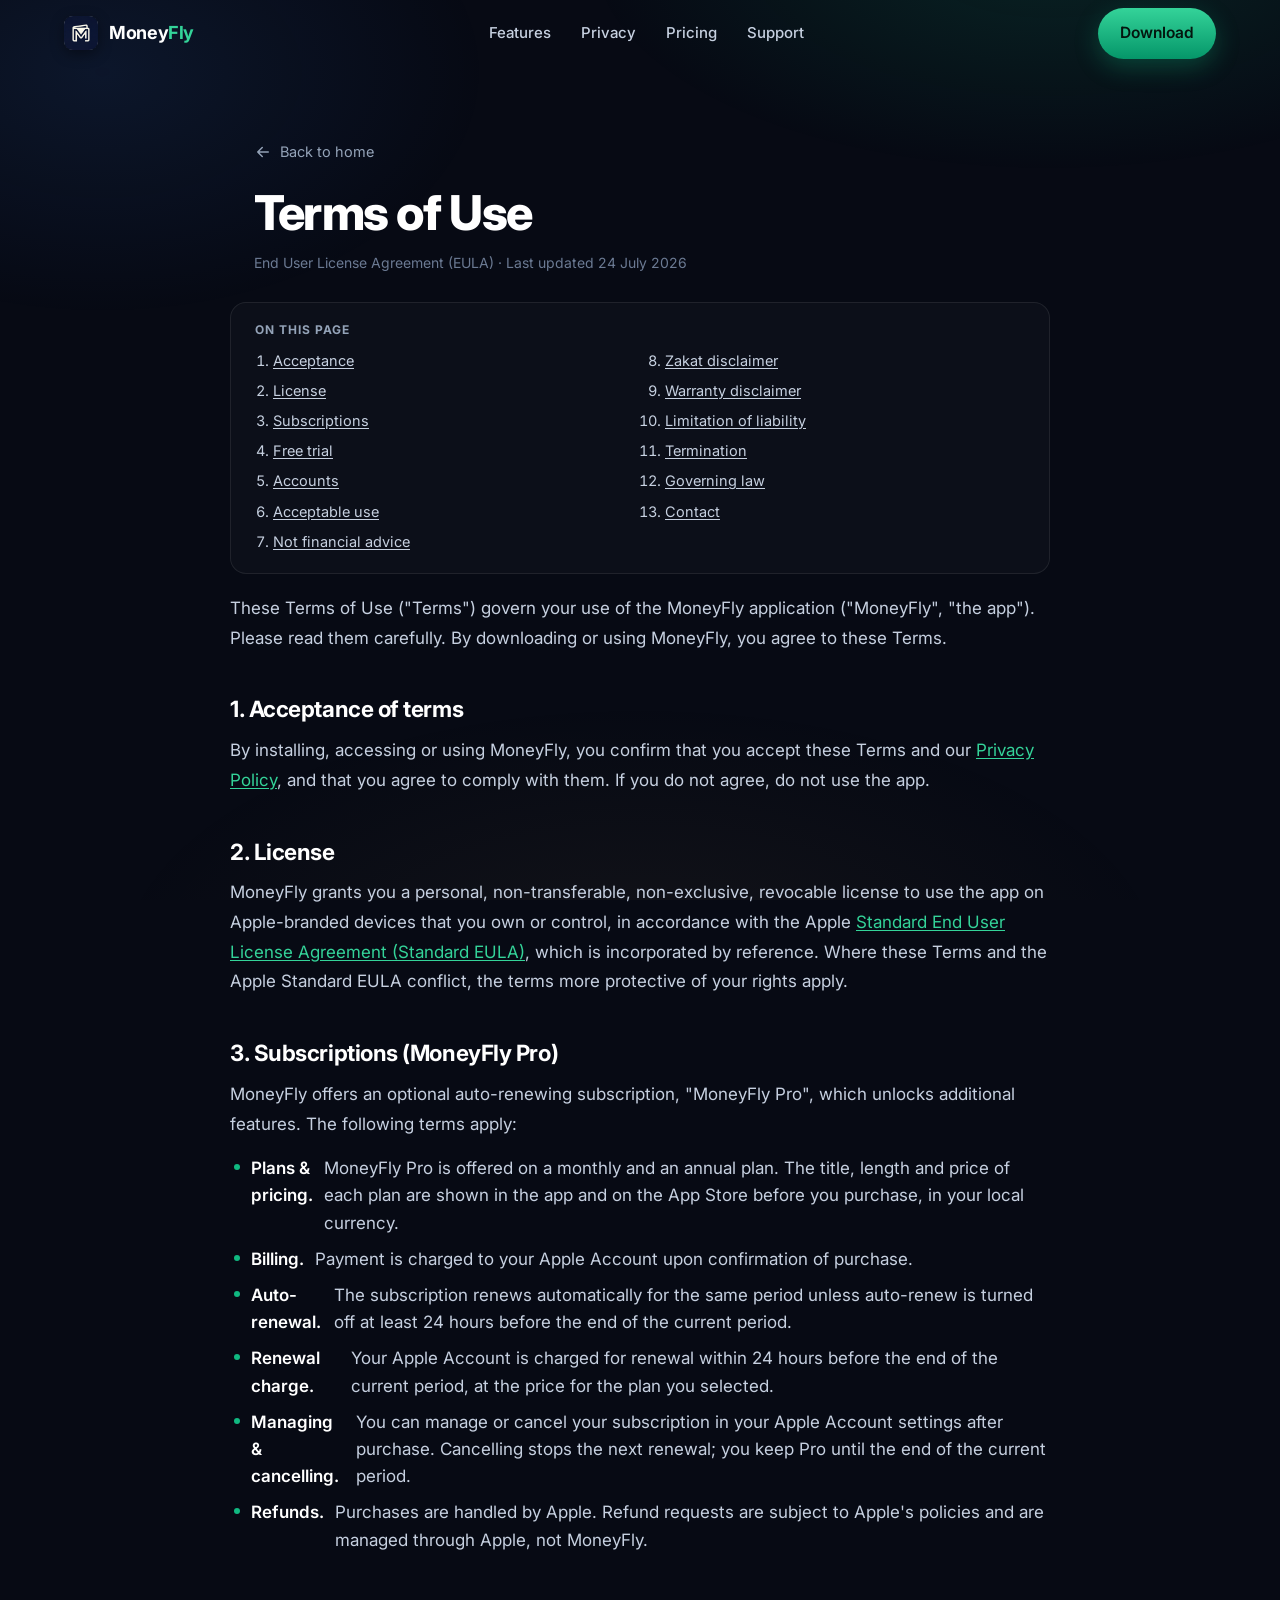
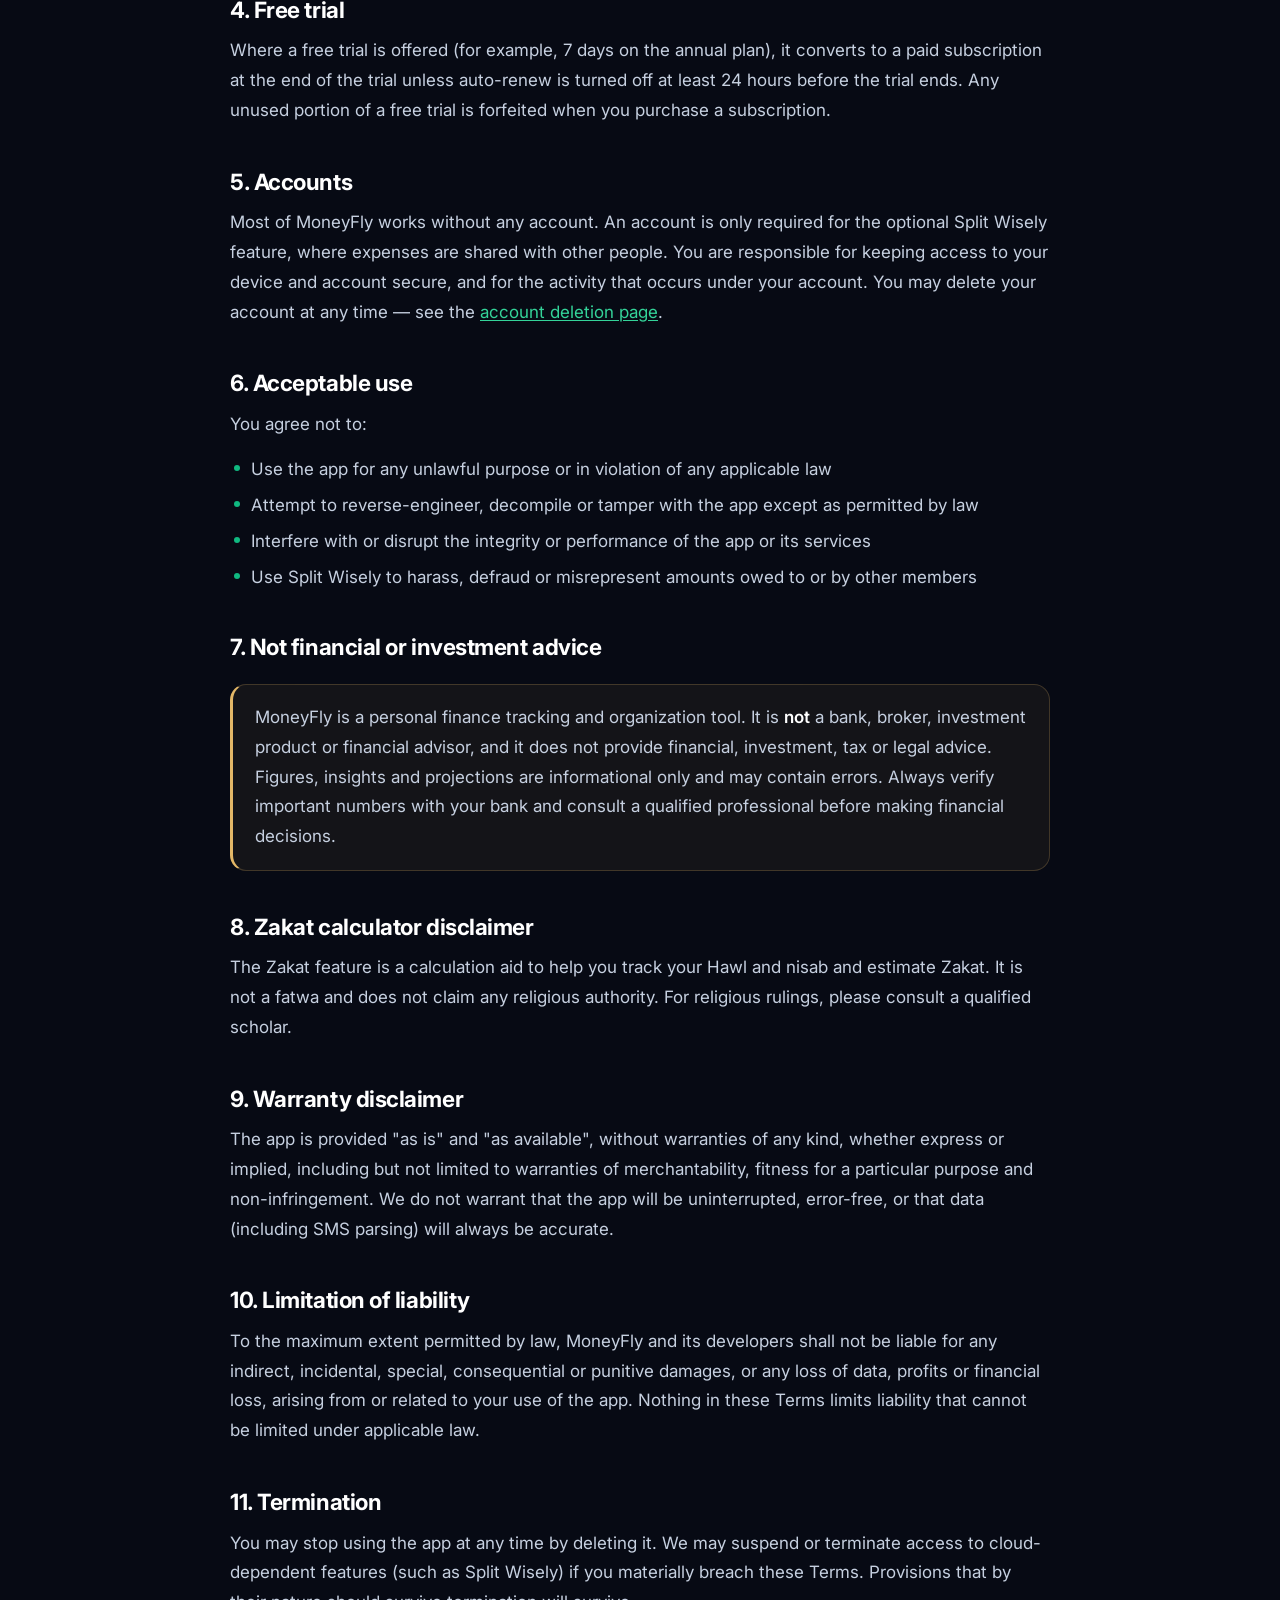
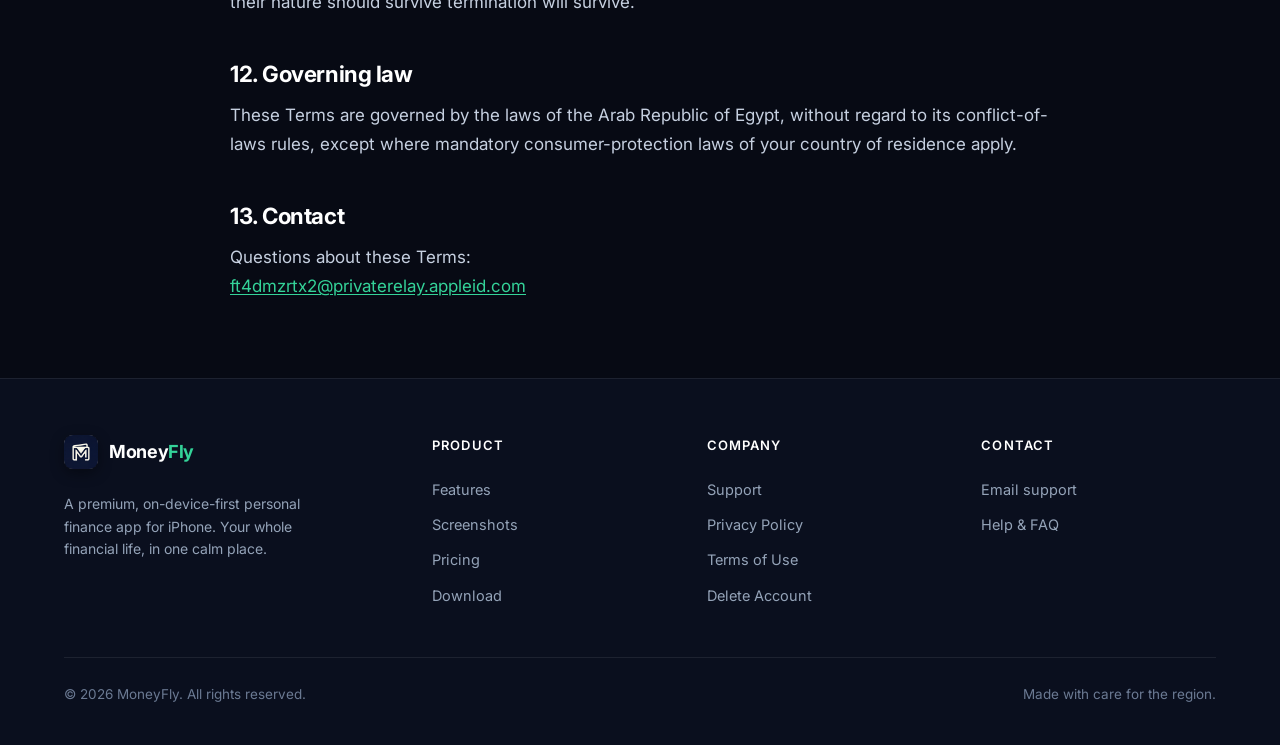
<file: terms.html>
<!DOCTYPE html>
<html lang="en">
<head>
  <meta charset="UTF-8" />
  <meta name="viewport" content="width=device-width, initial-scale=1.0" />
  <title>Terms of Use (EULA) — MoneyFly</title>
  <meta name="description" content="MoneyFly Terms of Use and End User License Agreement, including subscription terms for MoneyFly Pro." />
  <meta name="theme-color" content="#070A14" />
  <link rel="icon" type="image/png" href="assets/icon.png" />
  <link rel="apple-touch-icon" href="assets/icon.png" />
  <link rel="preconnect" href="https://fonts.googleapis.com" />
  <link rel="preconnect" href="https://fonts.gstatic.com" crossorigin />
  <link href="https://fonts.googleapis.com/css2?family=Fraunces:ital,opsz,wght@0,9..144,400..600;1,9..144,400..600&family=Inter:wght@400;500;600;700;800&display=swap" rel="stylesheet" />
  <link rel="stylesheet" href="styles.css" />
</head>
<body>

  <header class="nav">
    <div class="container">
      <a href="index.html" class="brand" aria-label="MoneyFly home">
        <img src="assets/icon.png" alt="MoneyFly app icon" />
        <span>Money<b>Fly</b></span>
      </a>
      <nav class="nav-links" aria-label="Primary">
        <a href="index.html#features">Features</a>
        <a href="index.html#privacy">Privacy</a>
        <a href="index.html#pricing">Pricing</a>
        <a href="support.html">Support</a>
      </nav>
      <div class="nav-cta">
        <a href="index.html#download" class="btn btn-primary">Download</a>
        <button class="nav-toggle" aria-label="Open menu" aria-expanded="false" aria-controls="primary-menu">
          <svg viewBox="0 0 24 24" fill="none" stroke="currentColor" stroke-width="2" stroke-linecap="round"><path d="M4 6h16M4 12h16M4 18h16"/></svg>
        </button>
      </div>
    </div>
  </header>

  <section class="legal-hero">
    <div class="container">
      <a href="index.html" class="backlink"><svg viewBox="0 0 24 24" fill="none" stroke="currentColor" stroke-width="2" stroke-linecap="round" stroke-linejoin="round"><path d="M19 12H5M11 6l-6 6 6 6"/></svg> Back to home</a>
      <h1>Terms of Use</h1>
      <p class="updated">End User License Agreement (EULA) · Last updated 24 July 2026</p>
    </div>
  </section>

  <div class="container">
    <div class="prose">
      <div class="toc">
        <h4>On this page</h4>
        <ol>
          <li><a href="#acceptance">Acceptance</a></li>
          <li><a href="#license">License</a></li>
          <li><a href="#subscriptions">Subscriptions</a></li>
          <li><a href="#trial">Free trial</a></li>
          <li><a href="#accounts">Accounts</a></li>
          <li><a href="#acceptable">Acceptable use</a></li>
          <li><a href="#financial">Not financial advice</a></li>
          <li><a href="#zakat">Zakat disclaimer</a></li>
          <li><a href="#warranty">Warranty disclaimer</a></li>
          <li><a href="#liability">Limitation of liability</a></li>
          <li><a href="#termination">Termination</a></li>
          <li><a href="#law">Governing law</a></li>
          <li><a href="#contact">Contact</a></li>
        </ol>
      </div>

      <p>These Terms of Use ("Terms") govern your use of the MoneyFly application ("MoneyFly", "the app"). Please read them carefully. By downloading or using MoneyFly, you agree to these Terms.</p>

      <h2 id="acceptance">1. Acceptance of terms</h2>
      <p>By installing, accessing or using MoneyFly, you confirm that you accept these Terms and our <a href="privacy.html">Privacy Policy</a>, and that you agree to comply with them. If you do not agree, do not use the app.</p>

      <h2 id="license">2. License</h2>
      <p>MoneyFly grants you a personal, non-transferable, non-exclusive, revocable license to use the app on Apple-branded devices that you own or control, in accordance with the Apple <a href="https://www.apple.com/legal/internet-services/itunes/dev/stdeula/" target="_blank" rel="noopener">Standard End User License Agreement (Standard EULA)</a>, which is incorporated by reference. Where these Terms and the Apple Standard EULA conflict, the terms more protective of your rights apply.</p>

      <h2 id="subscriptions">3. Subscriptions (MoneyFly Pro)</h2>
      <p>MoneyFly offers an optional auto-renewing subscription, "MoneyFly Pro", which unlocks additional features. The following terms apply:</p>
      <ul>
        <li><strong>Plans &amp; pricing.</strong> MoneyFly Pro is offered on a monthly and an annual plan. The title, length and price of each plan are shown in the app and on the App Store before you purchase, in your local currency.</li>
        <li><strong>Billing.</strong> Payment is charged to your Apple Account upon confirmation of purchase.</li>
        <li><strong>Auto-renewal.</strong> The subscription renews automatically for the same period unless auto-renew is turned off at least 24 hours before the end of the current period.</li>
        <li><strong>Renewal charge.</strong> Your Apple Account is charged for renewal within 24 hours before the end of the current period, at the price for the plan you selected.</li>
        <li><strong>Managing &amp; cancelling.</strong> You can manage or cancel your subscription in your Apple Account settings after purchase. Cancelling stops the next renewal; you keep Pro until the end of the current period.</li>
        <li><strong>Refunds.</strong> Purchases are handled by Apple. Refund requests are subject to Apple's policies and are managed through Apple, not MoneyFly.</li>
      </ul>

      <h2 id="trial">4. Free trial</h2>
      <p>Where a free trial is offered (for example, 7 days on the annual plan), it converts to a paid subscription at the end of the trial unless auto-renew is turned off at least 24 hours before the trial ends. Any unused portion of a free trial is forfeited when you purchase a subscription.</p>

      <h2 id="accounts">5. Accounts</h2>
      <p>Most of MoneyFly works without any account. An account is only required for the optional Split Wisely feature, where expenses are shared with other people. You are responsible for keeping access to your device and account secure, and for the activity that occurs under your account. You may delete your account at any time — see the <a href="delete-account.html">account deletion page</a>.</p>

      <h2 id="acceptable">6. Acceptable use</h2>
      <p>You agree not to:</p>
      <ul>
        <li>Use the app for any unlawful purpose or in violation of any applicable law</li>
        <li>Attempt to reverse-engineer, decompile or tamper with the app except as permitted by law</li>
        <li>Interfere with or disrupt the integrity or performance of the app or its services</li>
        <li>Use Split Wisely to harass, defraud or misrepresent amounts owed to or by other members</li>
      </ul>

      <h2 id="financial">7. Not financial or investment advice</h2>
      <div class="callout warn">
        <p>MoneyFly is a personal finance tracking and organization tool. It is <strong>not</strong> a bank, broker, investment product or financial advisor, and it does not provide financial, investment, tax or legal advice. Figures, insights and projections are informational only and may contain errors. Always verify important numbers with your bank and consult a qualified professional before making financial decisions.</p>
      </div>

      <h2 id="zakat">8. Zakat calculator disclaimer</h2>
      <p>The Zakat feature is a calculation aid to help you track your Hawl and nisab and estimate Zakat. It is not a fatwa and does not claim any religious authority. For religious rulings, please consult a qualified scholar.</p>

      <h2 id="warranty">9. Warranty disclaimer</h2>
      <p>The app is provided "as is" and "as available", without warranties of any kind, whether express or implied, including but not limited to warranties of merchantability, fitness for a particular purpose and non-infringement. We do not warrant that the app will be uninterrupted, error-free, or that data (including SMS parsing) will always be accurate.</p>

      <h2 id="liability">10. Limitation of liability</h2>
      <p>To the maximum extent permitted by law, MoneyFly and its developers shall not be liable for any indirect, incidental, special, consequential or punitive damages, or any loss of data, profits or financial loss, arising from or related to your use of the app. Nothing in these Terms limits liability that cannot be limited under applicable law.</p>

      <h2 id="termination">11. Termination</h2>
      <p>You may stop using the app at any time by deleting it. We may suspend or terminate access to cloud-dependent features (such as Split Wisely) if you materially breach these Terms. Provisions that by their nature should survive termination will survive.</p>

      <h2 id="law">12. Governing law</h2>
      <p>These Terms are governed by the laws of the Arab Republic of Egypt, without regard to its conflict-of-laws rules, except where mandatory consumer-protection laws of your country of residence apply. <!-- TODO: confirm the governing-law jurisdiction that fits your business registration. --></p>

      <h2 id="contact">13. Contact</h2>
      <p>Questions about these Terms:<br />
      <a href="mailto:ft4dmzrtx2@privaterelay.appleid.com">ft4dmzrtx2@privaterelay.appleid.com</a></p>
    </div>
  </div>

  <footer class="footer">
    <div class="container">
      <div class="footer-grid">
        <div class="footer-brand">
          <a href="index.html" class="brand"><img src="assets/icon.png" alt="MoneyFly" /><span>Money<b>Fly</b></span></a>
          <p>A premium, on-device-first personal finance app for iPhone. Your whole financial life, in one calm place.</p>
        </div>
        <div class="footer-col">
          <h5>Product</h5>
          <a href="index.html#features">Features</a>
          <a href="index.html#screens">Screenshots</a>
          <a href="index.html#pricing">Pricing</a>
          <a href="index.html#download">Download</a>
        </div>
        <div class="footer-col">
          <h5>Company</h5>
          <a href="support.html">Support</a>
          <a href="privacy.html">Privacy Policy</a>
          <a href="terms.html">Terms of Use</a>
          <a href="delete-account.html">Delete Account</a>
        </div>
        <div class="footer-col">
          <h5>Contact</h5>
          <a href="mailto:ft4dmzrtx2@privaterelay.appleid.com">Email support</a>
          <a href="support.html#faq">Help &amp; FAQ</a>
        </div>
      </div>
      <div class="footer-bottom">
        <span>© <span data-year>2026</span> MoneyFly. All rights reserved.</span>
        <span class="made">Made with care for the region.</span>
      </div>
    </div>
  </footer>

  <script src="main.js" defer></script>
</body>
</html>
</file>
<file: styles.css>
/* ============================================================
   MoneyFly — Marketing & App Store site
   Design: Modern Dark (Cinema) · navy + emerald + warm gold
   ============================================================ */

/* ---------- Design tokens ---------- */
:root {
  /* Surfaces (deep navy, matches app icon) */
  --navy-950: #070A14;
  --navy-925: #0A0F1E;
  --navy-900: #0C1224;
  --navy-850: #101833;
  --navy-800: #14203E;
  --navy-750: #1A2848;
  --navy-700: #22335A;

  /* Brand accents */
  --emerald: #10B981;
  --emerald-bright: #34D399;
  --emerald-deep: #059669;
  --gold: #E3B767;
  --gold-soft: #F0D19B;
  --blue: #3B82F6;
  --violet: #8B5CF6;
  --cream: #F5F1E6;

  /* Text */
  --white: #FFFFFF;
  --ink-100: #EEF2F9;
  --ink-300: #C6D0E0;
  --ink-400: #94A3B8;
  --ink-500: #6B7A93;
  --ink-600: #4A5876;

  /* Lines */
  --line: rgba(255, 255, 255, 0.08);
  --line-strong: rgba(255, 255, 255, 0.14);

  /* Functional */
  --danger: #F1737A;
  --success: var(--emerald-bright);

  /* Radius */
  --r-sm: 10px;
  --r-md: 16px;
  --r-lg: 24px;
  --r-xl: 32px;
  --r-pill: 999px;

  /* Shadow */
  --shadow-sm: 0 2px 8px rgba(0, 0, 0, 0.25);
  --shadow-md: 0 12px 40px rgba(0, 0, 0, 0.35);
  --shadow-glow: 0 20px 70px rgba(16, 185, 129, 0.18);

  /* Type */
  --font-body: "Inter", -apple-system, BlinkMacSystemFont, "Segoe UI", sans-serif;
  --font-display: "Fraunces", "Playfair Display", Georgia, serif;

  /* Layout */
  --maxw: 1200px;
  --nav-h: 68px;

  /* Motion */
  --ease: cubic-bezier(0.16, 1, 0.3, 1);
}

/* ---------- Reset ---------- */
*,
*::before,
*::after { box-sizing: border-box; margin: 0; padding: 0; }

html { scroll-behavior: smooth; -webkit-text-size-adjust: 100%; }
@media (prefers-reduced-motion: reduce) { html { scroll-behavior: auto; } }

body {
  font-family: var(--font-body);
  background: var(--navy-950);
  color: var(--ink-300);
  line-height: 1.6;
  font-size: 17px;
  -webkit-font-smoothing: antialiased;
  text-rendering: optimizeLegibility;
  overflow-x: hidden;
}

img { max-width: 100%; display: block; }
a { color: inherit; text-decoration: none; }
button { font-family: inherit; cursor: pointer; border: none; background: none; }
ul { list-style: none; }

/* Ambient page glow */
body::before {
  content: "";
  position: fixed;
  inset: 0;
  pointer-events: none;
  z-index: 0;
  background:
    radial-gradient(60% 40% at 82% -5%, rgba(16, 185, 129, 0.14), transparent 60%),
    radial-gradient(50% 45% at 8% 8%, rgba(59, 130, 246, 0.10), transparent 60%),
    radial-gradient(70% 50% at 50% 108%, rgba(227, 183, 103, 0.06), transparent 60%);
}

/* ---------- Layout helpers ---------- */
.container {
  width: 100%;
  max-width: var(--maxw);
  margin-inline: auto;
  padding-inline: 24px;
  position: relative;
  z-index: 1;
}
.section { padding-block: clamp(64px, 9vw, 128px); position: relative; z-index: 1; }
.section--tight { padding-block: clamp(48px, 6vw, 84px); }
.center { text-align: center; }

.eyebrow {
  display: inline-flex;
  align-items: center;
  gap: 8px;
  font-size: 12.5px;
  font-weight: 600;
  letter-spacing: 0.12em;
  text-transform: uppercase;
  color: var(--emerald-bright);
  padding: 7px 14px;
  border: 1px solid rgba(16, 185, 129, 0.28);
  background: rgba(16, 185, 129, 0.08);
  border-radius: var(--r-pill);
}
.eyebrow--gold { color: var(--gold-soft); border-color: rgba(227,183,103,0.3); background: rgba(227,183,103,0.08); }
.eyebrow--blue { color: #93C0FF; border-color: rgba(59,130,246,0.32); background: rgba(59,130,246,0.10); }

h1, h2, h3, h4 { color: var(--white); line-height: 1.1; font-weight: 700; letter-spacing: -0.02em; }

.h-display {
  font-family: var(--font-body);
  font-weight: 800;
  font-size: clamp(2.4rem, 6vw, 4.2rem);
  line-height: 1.04;
  letter-spacing: -0.035em;
}
.h-section {
  font-weight: 800;
  font-size: clamp(1.9rem, 3.8vw, 3rem);
  letter-spacing: -0.03em;
}
.serif { font-family: var(--font-display); font-weight: 600; font-style: italic; letter-spacing: -0.01em; }
.grad-text {
  background: linear-gradient(100deg, var(--emerald-bright) 0%, var(--gold-soft) 90%);
  -webkit-background-clip: text; background-clip: text; -webkit-text-fill-color: transparent; color: transparent;
}
.lead {
  font-size: clamp(1.05rem, 1.6vw, 1.28rem);
  color: var(--ink-400);
  max-width: 640px;
  line-height: 1.65;
}
.center .lead { margin-inline: auto; }
.muted { color: var(--ink-400); }

/* ---------- Buttons ---------- */
.btn {
  display: inline-flex;
  align-items: center;
  justify-content: center;
  gap: 9px;
  font-weight: 600;
  font-size: 15.5px;
  padding: 13px 22px;
  border-radius: var(--r-pill);
  transition: transform 0.2s var(--ease), box-shadow 0.25s var(--ease), background 0.2s, border-color 0.2s;
  white-space: nowrap;
  min-height: 48px;
}
.btn:focus-visible { outline: 2px solid var(--emerald-bright); outline-offset: 3px; }
.btn-primary {
  background: linear-gradient(180deg, var(--emerald-bright), var(--emerald-deep));
  color: #04160E;
  box-shadow: 0 8px 24px rgba(16, 185, 129, 0.28);
}
.btn-primary:hover { transform: translateY(-2px); box-shadow: 0 14px 34px rgba(16, 185, 129, 0.4); }
.btn-ghost {
  background: rgba(255, 255, 255, 0.04);
  color: var(--white);
  border: 1px solid var(--line-strong);
  backdrop-filter: blur(8px);
}
.btn-ghost:hover { background: rgba(255, 255, 255, 0.09); transform: translateY(-2px); }
.btn-lg { padding: 16px 28px; font-size: 16.5px; min-height: 54px; }

/* App Store badge */
.appstore-badge {
  display: inline-flex;
  align-items: center;
  gap: 12px;
  background: #000;
  border: 1px solid rgba(255,255,255,0.22);
  color: #fff;
  padding: 11px 20px 11px 18px;
  border-radius: 14px;
  transition: transform 0.2s var(--ease), border-color 0.2s;
  min-height: 56px;
}
.appstore-badge:hover { transform: translateY(-2px); border-color: rgba(255,255,255,0.45); }
.appstore-badge svg { width: 26px; height: 26px; flex: none; }
.appstore-badge .small { font-size: 11px; line-height: 1; color: #cfd4dc; letter-spacing: 0.02em; }
.appstore-badge .big { font-size: 20px; line-height: 1.1; font-weight: 600; letter-spacing: -0.01em; margin-top: 3px; }

/* ---------- Nav ---------- */
.nav {
  position: sticky;
  top: 0;
  z-index: 50;
  height: var(--nav-h);
  display: flex;
  align-items: center;
  border-bottom: 1px solid transparent;
  transition: background 0.3s, border-color 0.3s, backdrop-filter 0.3s;
}
.nav.scrolled {
  background: rgba(8, 11, 20, 0.72);
  backdrop-filter: blur(18px) saturate(140%);
  -webkit-backdrop-filter: blur(18px) saturate(140%);
  border-bottom: 1px solid var(--line);
}
.nav .container { display: flex; align-items: center; justify-content: space-between; gap: 20px; }
.brand { display: inline-flex; align-items: center; gap: 11px; font-weight: 700; color: #fff; font-size: 18px; letter-spacing: -0.02em; }
.brand img { width: 34px; height: 34px; border-radius: 9px; box-shadow: 0 4px 14px rgba(0,0,0,0.4); }
.brand b { color: var(--emerald-bright); font-weight: 700; }
.nav-links { display: flex; align-items: center; gap: 30px; }
.nav-links a { font-size: 15px; color: var(--ink-300); font-weight: 500; transition: color 0.2s; }
.nav-links a:hover { color: #fff; }
.nav-cta { display: flex; align-items: center; gap: 12px; }
.nav-toggle { display: none; width: 44px; height: 44px; border-radius: 10px; color: #fff; align-items: center; justify-content: center; }
.nav-toggle svg { width: 24px; height: 24px; }

@media (max-width: 900px) {
  .nav-links, .nav-cta .btn:not(.nav-cta-mobile) { display: none; }
  .nav-toggle { display: inline-flex; }
  .nav-links.open {
    display: flex; position: absolute; top: var(--nav-h); left: 0; right: 0;
    flex-direction: column; align-items: stretch; gap: 4px; padding: 16px 24px 24px;
    background: rgba(10, 15, 30, 0.97); backdrop-filter: blur(18px); border-bottom: 1px solid var(--line);
  }
  .nav-links.open a { padding: 13px 8px; font-size: 16px; border-bottom: 1px solid var(--line); }
  .nav-links.open .btn { display: inline-flex; margin-top: 12px; }
}

/* ---------- Hero ---------- */
.hero { padding-top: clamp(48px, 7vw, 96px); padding-bottom: clamp(40px, 6vw, 80px); position: relative; z-index: 1; }
.hero-grid { display: grid; grid-template-columns: 1.05fr 0.95fr; gap: clamp(32px, 5vw, 72px); align-items: center; }
.hero-copy { max-width: 620px; }
.hero h1 { margin: 20px 0 22px; }
.hero .lead { margin-bottom: 30px; }
.hero-cta { display: flex; flex-wrap: wrap; gap: 14px; align-items: center; }
.hero-trust { margin-top: 26px; display: flex; flex-wrap: wrap; gap: 10px 22px; color: var(--ink-400); font-size: 14px; }
.hero-trust span { display: inline-flex; align-items: center; gap: 8px; }
.hero-trust svg { width: 17px; height: 17px; color: var(--emerald-bright); flex: none; }

.hero-visual { position: relative; display: flex; justify-content: center; align-items: center; }
.hero-visual::after {
  content: ""; position: absolute; width: 78%; height: 78%; border-radius: 50%;
  background: radial-gradient(circle, rgba(16,185,129,0.22), transparent 65%); filter: blur(30px); z-index: -1;
}
.hero-shot {
  width: min(340px, 82%);
  border-radius: 30px;
  box-shadow: 0 40px 90px rgba(0,0,0,0.6), 0 0 0 1px rgba(255,255,255,0.04);
}

@media (max-width: 880px) {
  .hero-grid { grid-template-columns: 1fr; text-align: center; }
  .hero-copy { max-width: 100%; }
  .hero .lead, .hero-cta, .hero-trust { margin-inline: auto; justify-content: center; }
  .hero-visual { order: -1; }
  .hero-shot { width: min(300px, 74%); }
}

/* ---------- Logo strip / trust ---------- */
.trust-strip { border-block: 1px solid var(--line); background: rgba(255,255,255,0.015); }
.trust-strip .container { display: grid; grid-template-columns: repeat(4, 1fr); gap: 20px; padding-block: 34px; }
.trust-item { display: flex; gap: 13px; align-items: flex-start; }
.trust-item .ic { width: 40px; height: 40px; border-radius: 11px; background: rgba(16,185,129,0.12); display: flex; align-items: center; justify-content: center; flex: none; }
.trust-item .ic svg { width: 21px; height: 21px; color: var(--emerald-bright); }
.trust-item h4 { font-size: 15.5px; margin-bottom: 3px; }
.trust-item p { font-size: 13.5px; color: var(--ink-400); line-height: 1.45; }
@media (max-width: 800px) { .trust-strip .container { grid-template-columns: repeat(2, 1fr); gap: 26px 20px; } }
@media (max-width: 460px) { .trust-strip .container { grid-template-columns: 1fr; } }

/* ---------- Section head ---------- */
.section-head { max-width: 660px; margin-bottom: clamp(40px, 5vw, 60px); }
.center.section-head { margin-inline: auto; }
.section-head .eyebrow { margin-bottom: 18px; }
.section-head p { margin-top: 16px; }

/* ---------- Feature grid ---------- */
.feature-grid { display: grid; grid-template-columns: repeat(3, 1fr); gap: 20px; }
.feature-card {
  background: linear-gradient(180deg, rgba(255,255,255,0.045), rgba(255,255,255,0.015));
  border: 1px solid var(--line);
  border-radius: var(--r-lg);
  padding: 28px 26px;
  transition: transform 0.3s var(--ease), border-color 0.3s, background 0.3s;
  position: relative;
  overflow: hidden;
}
.feature-card:hover { transform: translateY(-4px); border-color: var(--line-strong); background: linear-gradient(180deg, rgba(255,255,255,0.06), rgba(255,255,255,0.02)); }
.feature-card .fi {
  width: 52px; height: 52px; border-radius: 14px; display: flex; align-items: center; justify-content: center;
  margin-bottom: 20px; background: rgba(16,185,129,0.12); border: 1px solid rgba(16,185,129,0.2);
}
.feature-card .fi svg { width: 26px; height: 26px; color: var(--emerald-bright); }
.feature-card.fc-gold .fi { background: rgba(227,183,103,0.12); border-color: rgba(227,183,103,0.22); }
.feature-card.fc-gold .fi svg { color: var(--gold-soft); }
.feature-card.fc-blue .fi { background: rgba(59,130,246,0.14); border-color: rgba(59,130,246,0.24); }
.feature-card.fc-blue .fi svg { color: #93C0FF; }
.feature-card.fc-violet .fi { background: rgba(139,92,246,0.14); border-color: rgba(139,92,246,0.24); }
.feature-card.fc-violet .fi svg { color: #C4B4FB; }
.feature-card h3 { font-size: 19px; margin-bottom: 9px; }
.feature-card p { font-size: 14.5px; color: var(--ink-400); line-height: 1.55; }
@media (max-width: 900px) { .feature-grid { grid-template-columns: repeat(2, 1fr); } }
@media (max-width: 560px) { .feature-grid { grid-template-columns: 1fr; } }

/* ---------- Alternating feature rows ---------- */
.feat-row { display: grid; grid-template-columns: 1fr 1fr; gap: clamp(32px, 6vw, 84px); align-items: center; }
.feat-row + .feat-row { margin-top: clamp(72px, 9vw, 132px); }
.feat-row.reverse .feat-media { order: 2; }
.feat-copy h3 { font-size: clamp(1.6rem, 2.6vw, 2.15rem); font-weight: 800; letter-spacing: -0.03em; margin: 16px 0 16px; line-height: 1.12; }
.feat-copy p { color: var(--ink-400); font-size: 16.5px; margin-bottom: 22px; max-width: 480px; }
.feat-list { display: flex; flex-direction: column; gap: 13px; }
.feat-list li { display: flex; gap: 12px; align-items: flex-start; font-size: 15px; color: var(--ink-300); }
.feat-list svg { width: 20px; height: 20px; color: var(--emerald-bright); flex: none; margin-top: 1px; }
.feat-media { display: flex; justify-content: center; position: relative; }
.feat-media img { width: min(330px, 86%); border-radius: 26px; box-shadow: 0 30px 70px rgba(0,0,0,0.5); }
.feat-media::after {
  content: ""; position: absolute; width: 70%; height: 70%; top: 15%; border-radius: 50%;
  background: radial-gradient(circle, rgba(16,185,129,0.16), transparent 65%); filter: blur(40px); z-index: -1;
}
.feat-row.reverse .feat-media::after { background: radial-gradient(circle, rgba(59,130,246,0.15), transparent 65%); }
@media (max-width: 820px) {
  .feat-row, .feat-row.reverse { grid-template-columns: 1fr; text-align: center; }
  .feat-row .feat-media, .feat-row.reverse .feat-media { order: -1; }
  .feat-copy p { margin-inline: auto; }
  .feat-list { max-width: 380px; margin-inline: auto; text-align: left; }
  .feat-copy .eyebrow { margin-inline: auto; }
}

/* ---------- Screenshot gallery ---------- */
.gallery {
  display: flex; gap: 22px; overflow-x: auto; scroll-snap-type: x mandatory;
  padding: 8px 24px 28px; margin-inline: calc(50% - 50vw); padding-inline: max(24px, calc(50vw - var(--maxw)/2));
  scrollbar-width: thin; scrollbar-color: var(--navy-700) transparent;
}
.gallery::-webkit-scrollbar { height: 8px; }
.gallery::-webkit-scrollbar-thumb { background: var(--navy-700); border-radius: 10px; }
.gallery img {
  width: 264px; flex: none; scroll-snap-align: center; border-radius: 26px;
  box-shadow: 0 24px 60px rgba(0,0,0,0.5); border: 1px solid rgba(255,255,255,0.05);
}
.gallery-hint { text-align: center; color: var(--ink-500); font-size: 13px; margin-top: 6px; }

/* ---------- Privacy band ---------- */
.privacy-band {
  background: linear-gradient(160deg, var(--navy-900), var(--navy-925));
  border: 1px solid var(--line);
  border-radius: var(--r-xl);
  padding: clamp(36px, 5vw, 64px);
  position: relative;
  overflow: hidden;
}
.privacy-band::before {
  content: ""; position: absolute; inset: 0; opacity: 0.5;
  background: radial-gradient(50% 60% at 90% 10%, rgba(16,185,129,0.12), transparent 60%);
}
.privacy-grid { display: grid; grid-template-columns: 1.1fr 1fr; gap: 40px; align-items: center; position: relative; }
.privacy-points { display: grid; gap: 16px; }
.privacy-points li { display: flex; gap: 13px; align-items: flex-start; background: rgba(255,255,255,0.03); border: 1px solid var(--line); border-radius: var(--r-md); padding: 16px 18px; }
.privacy-points .ic { width: 38px; height: 38px; border-radius: 10px; background: rgba(16,185,129,0.14); display: flex; align-items: center; justify-content: center; flex: none; }
.privacy-points .ic svg { width: 20px; height: 20px; color: var(--emerald-bright); }
.privacy-points h4 { font-size: 15.5px; margin-bottom: 3px; }
.privacy-points p { font-size: 13.5px; color: var(--ink-400); line-height: 1.5; }
@media (max-width: 820px) { .privacy-grid { grid-template-columns: 1fr; gap: 30px; } }

/* ---------- Pricing ---------- */
.pricing-grid { display: grid; grid-template-columns: repeat(2, 1fr); gap: 24px; max-width: 840px; margin-inline: auto; align-items: stretch; }
.price-card {
  background: linear-gradient(180deg, rgba(255,255,255,0.04), rgba(255,255,255,0.012));
  border: 1px solid var(--line);
  border-radius: var(--r-lg);
  padding: 34px 30px;
  display: flex; flex-direction: column;
  position: relative;
}
.price-card.featured {
  border-color: rgba(16,185,129,0.5);
  background: linear-gradient(180deg, rgba(16,185,129,0.10), rgba(255,255,255,0.015));
  box-shadow: var(--shadow-glow);
}
.price-tag-pop {
  position: absolute; top: -13px; left: 30px;
  background: linear-gradient(180deg, var(--emerald-bright), var(--emerald-deep)); color: #04160E;
  font-size: 12px; font-weight: 700; letter-spacing: 0.06em; text-transform: uppercase;
  padding: 6px 14px; border-radius: var(--r-pill);
}
.price-card h3 { font-size: 21px; margin-bottom: 6px; }
.price-card .sub { color: var(--ink-400); font-size: 14px; margin-bottom: 22px; }
.price-amount { display: flex; align-items: baseline; gap: 8px; margin-bottom: 4px; }
.price-amount .amt { font-family: var(--font-display); font-weight: 600; font-size: 44px; color: #fff; letter-spacing: -0.02em; }
.price-amount .per { color: var(--ink-400); font-size: 15px; }
.price-note { font-size: 13px; color: var(--emerald-bright); margin-bottom: 24px; min-height: 18px; }
.price-features { display: flex; flex-direction: column; gap: 12px; margin-bottom: 28px; flex: 1; }
.price-features li { display: flex; gap: 11px; align-items: flex-start; font-size: 14.5px; color: var(--ink-300); }
.price-features svg { width: 19px; height: 19px; color: var(--emerald-bright); flex: none; margin-top: 1px; }
.price-features li.off { color: var(--ink-500); }
.price-features li.off svg { color: var(--ink-600); }
.price-card .btn { width: 100%; }
.price-disclosure { max-width: 840px; margin: 30px auto 0; font-size: 12.5px; color: var(--ink-500); line-height: 1.6; text-align: center; }
.price-disclosure a { color: var(--ink-300); text-decoration: underline; text-underline-offset: 2px; }
@media (max-width: 720px) { .pricing-grid { grid-template-columns: 1fr; } }

/* ---------- FAQ ---------- */
.faq { max-width: 780px; margin-inline: auto; display: flex; flex-direction: column; gap: 12px; }
.faq-item { background: rgba(255,255,255,0.025); border: 1px solid var(--line); border-radius: var(--r-md); overflow: hidden; }
.faq-q { width: 100%; display: flex; justify-content: space-between; align-items: center; gap: 16px; padding: 20px 22px; text-align: left; color: #fff; font-weight: 600; font-size: 16px; }
.faq-q .chev { width: 22px; height: 22px; flex: none; color: var(--emerald-bright); transition: transform 0.3s var(--ease); }
.faq-item.open .chev { transform: rotate(180deg); }
.faq-a { max-height: 0; overflow: hidden; transition: max-height 0.35s var(--ease); }
.faq-a-inner { padding: 0 22px 20px; color: var(--ink-400); font-size: 15px; line-height: 1.65; }
.faq-item.open .faq-a { max-height: 320px; }

/* ---------- CTA band ---------- */
.cta-band {
  text-align: center;
  background: linear-gradient(160deg, rgba(16,185,129,0.14), rgba(59,130,246,0.06));
  border: 1px solid rgba(16,185,129,0.24);
  border-radius: var(--r-xl);
  padding: clamp(48px, 7vw, 88px) 24px;
  position: relative; overflow: hidden;
}
.cta-band::before { content: ""; position: absolute; inset: 0; background: radial-gradient(50% 80% at 50% 0%, rgba(16,185,129,0.18), transparent 60%); }
.cta-band > * { position: relative; }
.cta-band h2 { margin-bottom: 16px; }
.cta-band .lead { margin: 0 auto 32px; }
.cta-band .hero-cta { justify-content: center; }

/* ---------- Footer ---------- */
.footer { border-top: 1px solid var(--line); padding-block: 56px 40px; background: var(--navy-925); position: relative; z-index: 1; }
.footer-grid { display: grid; grid-template-columns: 1.4fr 1fr 1fr 1fr; gap: 40px; }
.footer-brand p { color: var(--ink-400); font-size: 14px; margin-top: 16px; max-width: 280px; line-height: 1.6; }
.footer h5 { color: #fff; font-size: 13px; text-transform: uppercase; letter-spacing: 0.08em; margin-bottom: 16px; font-weight: 600; }
.footer-col a { display: block; color: var(--ink-400); font-size: 14.5px; padding: 6px 0; transition: color 0.2s; }
.footer-col a:hover { color: #fff; }
.footer-bottom { border-top: 1px solid var(--line); margin-top: 44px; padding-top: 26px; display: flex; justify-content: space-between; align-items: center; gap: 16px; flex-wrap: wrap; color: var(--ink-500); font-size: 13.5px; }
.footer-bottom .made { display: inline-flex; align-items: center; gap: 7px; }
@media (max-width: 820px) { .footer-grid { grid-template-columns: 1fr 1fr; gap: 32px; } }
@media (max-width: 480px) { .footer-grid { grid-template-columns: 1fr; } }

/* ---------- Legal / prose pages ---------- */
.legal-hero { padding-top: clamp(40px, 6vw, 72px); padding-bottom: 8px; }
.legal-hero .container { max-width: 820px; }
.legal-hero h1 { font-size: clamp(2rem, 4.5vw, 3rem); font-weight: 800; letter-spacing: -0.03em; }
.legal-hero .updated { color: var(--ink-500); font-size: 14px; margin-top: 12px; }
.prose { max-width: 820px; margin-inline: auto; padding-block: 20px 60px; }
.prose h2 { font-size: 1.4rem; font-weight: 700; margin-top: 44px; margin-bottom: 14px; color: #fff; scroll-margin-top: 90px; }
.prose h3 { font-size: 1.1rem; font-weight: 600; margin-top: 28px; margin-bottom: 10px; color: var(--ink-100); }
.prose p { margin-bottom: 16px; color: var(--ink-300); line-height: 1.75; }
.prose ul { margin: 0 0 18px; padding-left: 4px; display: flex; flex-direction: column; gap: 9px; }
.prose ul li { display: flex; gap: 11px; align-items: flex-start; color: var(--ink-300); line-height: 1.6; }
.prose ul li::before { content: ""; width: 6px; height: 6px; border-radius: 50%; background: var(--emerald); flex: none; margin-top: 9px; }
.prose a { color: var(--emerald-bright); text-decoration: underline; text-underline-offset: 2px; }
.prose strong { color: #fff; font-weight: 600; }
.prose .callout {
  background: rgba(16,185,129,0.07); border: 1px solid rgba(16,185,129,0.22); border-left: 3px solid var(--emerald);
  border-radius: var(--r-md); padding: 18px 22px; margin: 24px 0;
}
.prose .callout p:last-child { margin-bottom: 0; }
.prose .callout.warn { background: rgba(227,183,103,0.06); border-color: rgba(227,183,103,0.22); border-left-color: var(--gold); }
.toc {
  background: rgba(255,255,255,0.025); border: 1px solid var(--line); border-radius: var(--r-md);
  padding: 20px 24px; margin-bottom: 20px;
}
.toc h4 { font-size: 12px; text-transform: uppercase; letter-spacing: 0.08em; color: var(--ink-400); margin-bottom: 12px; }
.toc ol { columns: 2; column-gap: 32px; padding-left: 18px; color: var(--ink-300); font-size: 14.5px; }
.toc ol li { margin-bottom: 7px; }
.toc a { color: var(--ink-300); }
.toc a:hover { color: var(--emerald-bright); }
@media (max-width: 560px) { .toc ol { columns: 1; } }

/* Support-specific */
.support-cards { display: grid; grid-template-columns: repeat(3, 1fr); gap: 20px; }
.support-card { background: linear-gradient(180deg, rgba(255,255,255,0.04), rgba(255,255,255,0.012)); border: 1px solid var(--line); border-radius: var(--r-lg); padding: 28px 26px; }
.support-card .fi { width: 48px; height: 48px; border-radius: 13px; background: rgba(16,185,129,0.12); display: flex; align-items: center; justify-content: center; margin-bottom: 18px; }
.support-card .fi svg { width: 24px; height: 24px; color: var(--emerald-bright); }
.support-card h3 { font-size: 18px; margin-bottom: 8px; }
.support-card p { font-size: 14.5px; color: var(--ink-400); margin-bottom: 14px; }
.support-card a.link { color: var(--emerald-bright); font-weight: 600; font-size: 14.5px; display: inline-flex; align-items: center; gap: 6px; }
@media (max-width: 820px) { .support-cards { grid-template-columns: 1fr; } }

.step-list { counter-reset: step; max-width: 720px; margin-inline: auto; display: flex; flex-direction: column; gap: 14px; }
.step { display: flex; gap: 18px; align-items: flex-start; background: rgba(255,255,255,0.025); border: 1px solid var(--line); border-radius: var(--r-md); padding: 20px 22px; }
.step::before { counter-increment: step; content: counter(step); width: 34px; height: 34px; border-radius: 50%; background: rgba(16,185,129,0.14); color: var(--emerald-bright); font-weight: 700; display: flex; align-items: center; justify-content: center; flex: none; border: 1px solid rgba(16,185,129,0.3); }
.step h4 { font-size: 16px; margin-bottom: 4px; }
.step p { font-size: 14.5px; color: var(--ink-400); margin: 0; }

.backlink { display: inline-flex; align-items: center; gap: 8px; color: var(--ink-400); font-size: 14.5px; margin-bottom: 24px; transition: color 0.2s; }
.backlink:hover { color: var(--emerald-bright); }
.backlink svg { width: 18px; height: 18px; }

/* ---------- Reveal animation ---------- */
.reveal { opacity: 0; transform: translateY(22px); transition: opacity 0.7s var(--ease), transform 0.7s var(--ease); }
.reveal.in { opacity: 1; transform: none; }
@media (prefers-reduced-motion: reduce) {
  .reveal { opacity: 1 !important; transform: none !important; transition: none; }
  .btn:hover, .feature-card:hover, .appstore-badge:hover { transform: none; }
}

/* ---------- Phone crop (reuses captioned App Store shots as clean mockups) ---------- */
.phone-crop {
  aspect-ratio: 1290 / 1990;
  border-radius: 30px;
  overflow: hidden;
  box-shadow: 0 40px 90px rgba(0,0,0,0.6), 0 0 0 1px rgba(255,255,255,0.05);
  background: var(--navy-900);
}
.phone-crop img { width: 100%; height: 100%; object-fit: cover; object-position: center 93%; }

/* ---------- Utilities ---------- */
.divider { height: 1px; background: var(--line); border: 0; }
.stack-sm > * + * { margin-top: 12px; }
</file>
<file: admin/admin.css>
/* MoneyFly Admin — dark operations console.
   Palette matches the marketing site (navy + emerald). Tokens first, components after. */
:root {
  /* Surfaces */
  --bg: #070a14;
  --surface: #0c1224;
  --surface-2: #111a33;
  --surface-3: #16223f;
  --line: rgba(255, 255, 255, 0.08);
  --line-strong: rgba(255, 255, 255, 0.16);
  /* Text — every pair below clears 4.5:1 on --surface */
  --ink: #eef2f9;
  --ink-2: #c6d0e0;
  --ink-3: #9aa8bd;
  --ink-4: #8391a8;
  /* Accents */
  --emerald: #10b981;
  --emerald-bright: #34d399;
  --emerald-ink: #04130d;
  --gold: #e8bd72;
  --blue: #7bb3fb;
  --danger: #f68a90;
  --danger-solid: #ef4444;
  /* Scale */
  --s1: 4px; --s2: 8px; --s3: 12px; --s4: 16px; --s5: 24px; --s6: 32px;
  --r-sm: 8px; --r: 12px; --r-lg: 16px;
  --t: 160ms cubic-bezier(0.2, 0.6, 0.2, 1);
  --mono: ui-monospace, SFMono-Regular, Menlo, Consolas, monospace;
  --sans: -apple-system, BlinkMacSystemFont, "Segoe UI", Inter, Roboto, system-ui, sans-serif;
}

* { box-sizing: border-box; }
html { color-scheme: dark; scroll-behavior: smooth; }
body {
  margin: 0; background: var(--bg); color: var(--ink);
  font: 14px/1.55 var(--sans); -webkit-font-smoothing: antialiased; font-variant-numeric: tabular-nums;
}
h1, h2, h3, h4, p { margin: 0; }
h1, h2, h3, h4 { font-weight: 650; letter-spacing: -0.012em; }
button, input, select, textarea { font: inherit; color: inherit; }
code, .mono { font-family: var(--mono); font-size: 12.5px; }
.muted { color: var(--ink-3); }
.small { font-size: 12.5px; }
.stack { display: grid; gap: var(--s3); }

/* ── Accessibility ───────────────────────────────────────── */
.skip-link { position: absolute; left: var(--s4); top: -48px; z-index: 100; background: var(--emerald); color: var(--emerald-ink); padding: var(--s2) var(--s4); border-radius: var(--r-sm); font-weight: 650; text-decoration: none; transition: top var(--t); }
.skip-link:focus { top: var(--s3); }
:focus-visible { outline: 2px solid var(--emerald-bright); outline-offset: 2px; }
input:focus-visible, select:focus-visible, textarea:focus-visible { outline: none; }
.sr-only { position: absolute; width: 1px; height: 1px; overflow: hidden; clip: rect(0 0 0 0); white-space: nowrap; }

/* ── Icons ───────────────────────────────────────────────── */
.i { width: 16px; height: 16px; flex: none; stroke: currentColor; fill: none; stroke-width: 2; stroke-linecap: round; stroke-linejoin: round; }
.i.lg { width: 20px; height: 20px; }
.spin { animation: spin 0.9s linear infinite; }
@keyframes spin { to { transform: rotate(360deg); } }

/* ── Controls ────────────────────────────────────────────── */
input[type="text"], input[type="password"], input[type="number"], input:not([type]), select, textarea {
  width: 100%; min-width: 0; min-height: 38px; background: var(--bg); border: 1px solid var(--line-strong);
  border-radius: var(--r-sm); padding: 8px 11px; transition: border-color var(--t), box-shadow var(--t), background var(--t);
}
input::placeholder { color: var(--ink-4); }
input:hover, select:hover { border-color: rgba(255, 255, 255, 0.28); }
input:focus, select:focus, textarea:focus { border-color: var(--emerald); box-shadow: 0 0 0 3px rgba(16, 185, 129, 0.22); }
input[aria-invalid="true"] { border-color: var(--danger-solid); }
select { appearance: none; cursor: pointer; padding-right: 30px; background-image: linear-gradient(45deg, transparent 50%, var(--ink-3) 50%), linear-gradient(135deg, var(--ink-3) 50%, transparent 50%); background-position: calc(100% - 17px) 52%, calc(100% - 12px) 52%; background-size: 5px 5px; background-repeat: no-repeat; }
label.field { display: grid; gap: 6px; min-width: 0; }
label.field > span { font-size: 12.5px; font-weight: 560; color: var(--ink-3); }
.input-wrap { position: relative; }
.input-wrap input { padding-right: 44px; }
.input-wrap .reveal { position: absolute; right: 4px; top: 50%; transform: translateY(-50%); }

.btn {
  display: inline-flex; align-items: center; justify-content: center; gap: 7px; min-height: 38px; padding: 8px 14px;
  border-radius: var(--r-sm); cursor: pointer; background: var(--surface-3); border: 1px solid var(--line-strong);
  color: var(--ink); font-weight: 580; white-space: nowrap; transition: background var(--t), border-color var(--t), transform var(--t), opacity var(--t);
}
.btn:hover:not(:disabled) { background: #1c2b4f; border-color: rgba(255, 255, 255, 0.28); }
.btn:active:not(:disabled) { transform: translateY(1px); }
.btn:disabled { opacity: 0.45; cursor: not-allowed; }
.btn.primary { background: var(--emerald); border-color: var(--emerald); color: var(--emerald-ink); }
.btn.primary:hover:not(:disabled) { background: var(--emerald-bright); border-color: var(--emerald-bright); }
.btn.primary:disabled { background: rgba(16, 185, 129, 0.35); border-color: transparent; color: rgba(255, 255, 255, 0.7); opacity: 1; }
.btn.saved { background: rgba(16, 185, 129, 0.16); border-color: rgba(16, 185, 129, 0.4); color: var(--emerald-bright); opacity: 1; }
.btn.danger { background: transparent; color: var(--danger); border-color: rgba(246, 138, 144, 0.4); }
.btn.danger:hover:not(:disabled) { background: rgba(239, 68, 68, 0.12); border-color: var(--danger); }
.btn.danger-solid { background: #dc2626; border-color: #dc2626; color: #fff; }
.btn.danger-solid:hover:not(:disabled) { background: #b91c1c; border-color: #b91c1c; }
.btn.ghost { background: transparent; border-color: transparent; color: var(--ink-2); }
.btn.ghost:hover:not(:disabled) { background: var(--surface-2); border-color: var(--line); }
.btn.sm { min-height: 32px; padding: 5px 11px; font-size: 13px; }
.btn.icon { padding: 0; width: 38px; }
.btn.sm.icon { width: 32px; }
.btn.block { width: 100%; }

.switch { position: relative; display: inline-block; width: 40px; height: 24px; flex: none; }
.switch input { position: absolute; inset: 0; width: 100%; height: 100%; margin: 0; opacity: 0; cursor: pointer; z-index: 1; min-height: 0; }
.switch .track { position: absolute; inset: 0; border-radius: 999px; background: var(--surface-3); border: 1px solid var(--line-strong); transition: background var(--t), border-color var(--t); }
.switch .track::after { content: ""; position: absolute; top: 3px; left: 3px; width: 16px; height: 16px; border-radius: 50%; background: var(--ink-2); transition: transform var(--t), background var(--t); }
.switch input:checked + .track { background: var(--emerald); border-color: var(--emerald); }
.switch input:checked + .track::after { transform: translateX(16px); background: var(--emerald-ink); }
.switch input:focus-visible + .track { outline: 2px solid var(--emerald-bright); outline-offset: 2px; }

.badge { display: inline-flex; align-items: center; gap: 5px; padding: 2px 9px; border-radius: 999px; font-size: 12px; font-weight: 580; background: var(--surface-3); color: var(--ink-2); white-space: nowrap; }
.badge.ok { background: rgba(16, 185, 129, 0.14); color: var(--emerald-bright); }
.badge.err { background: rgba(239, 68, 68, 0.16); color: var(--danger); }
.badge.info { background: rgba(123, 179, 251, 0.14); color: var(--blue); }
.badge.warn { background: rgba(232, 189, 114, 0.14); color: var(--gold); }
.dot { width: 8px; height: 8px; border-radius: 50%; background: var(--ink-4); flex: none; }
.dot.ok { background: var(--emerald-bright); box-shadow: 0 0 0 3px rgba(52, 211, 153, 0.18); }
.dot.err { background: var(--danger-solid); box-shadow: 0 0 0 3px rgba(239, 68, 68, 0.2); }

/* ── Sign-in ─────────────────────────────────────────────── */
.center-screen { min-height: 100vh; display: grid; place-items: center; padding: var(--s5) var(--s4); background: radial-gradient(900px 480px at 50% -8%, rgba(16, 185, 129, 0.13), transparent 62%); }
.card { background: var(--surface); border: 1px solid var(--line); border-radius: var(--r-lg); padding: 28px; box-shadow: 0 24px 60px rgba(0, 0, 0, 0.35); }
.login-card { width: min(100%, 400px); display: grid; gap: var(--s4); }
.login-card .brand { display: flex; align-items: center; gap: var(--s3); }
.login-card .brand img { width: 42px; height: 42px; border-radius: 11px; }
.login-card h1 { font-size: 20px; }
.qr { background: #fff; border-radius: var(--r); padding: 10px; width: 196px; height: 196px; margin: 0 auto; }
.qr img { width: 100%; height: 100%; display: block; }
.secret { text-align: center; word-break: break-all; padding: var(--s2) var(--s3); border-radius: var(--r-sm); background: var(--bg); border: 1px dashed var(--line-strong); user-select: all; }
.code-input { text-align: center; font-family: var(--mono); font-size: 22px; letter-spacing: 0.4em; padding-left: 0.4em; }
.form-error { display: flex; align-items: center; gap: var(--s2); color: var(--danger); font-size: 13px; min-height: 20px; }

/* ── Shell ───────────────────────────────────────────────── */
.topbar { position: sticky; top: 0; z-index: 30; display: flex; align-items: center; gap: var(--s4); padding: 10px var(--s5); background: rgba(7, 10, 20, 0.86); backdrop-filter: blur(12px); border-bottom: 1px solid var(--line); }
.topbar .brand { display: flex; align-items: center; gap: 10px; font-weight: 700; }
.topbar .brand img { width: 28px; height: 28px; border-radius: 8px; }
.topbar .brand small { font-weight: 560; color: var(--ink-3); padding: 1px 8px; border: 1px solid var(--line-strong); border-radius: 999px; font-size: 11.5px; }
.spacer { flex: 1; }
.who { display: flex; align-items: center; gap: var(--s3); color: var(--ink-3); font-size: 13px; }
.who .email { max-width: 220px; overflow: hidden; text-overflow: ellipsis; white-space: nowrap; }
main { max-width: 1120px; margin: 0 auto; padding: var(--s5) var(--s5) 96px; display: grid; gap: var(--s4); }
.page-head { display: flex; align-items: flex-end; justify-content: space-between; gap: var(--s4); flex-wrap: wrap; }
.page-head h2 { font-size: 24px; }
.page-head p { color: var(--ink-3); margin-top: 4px; max-width: 68ch; }

.chips { display: flex; gap: var(--s2); flex-wrap: wrap; }
.chip { display: inline-flex; align-items: center; gap: 7px; padding: 5px 12px; border-radius: 999px; background: var(--surface); border: 1px solid var(--line); color: var(--ink-2); font-size: 13px; text-decoration: none; transition: background var(--t), border-color var(--t); cursor: pointer; }
.chip:hover { background: var(--surface-2); border-color: var(--line-strong); }

.banner { display: flex; gap: var(--s3); align-items: flex-start; padding: var(--s3) var(--s4); border-radius: var(--r); border: 1px solid rgba(232, 189, 114, 0.35); background: rgba(232, 189, 114, 0.08); color: var(--ink); }
.banner .i { color: var(--gold); margin-top: 2px; }
.banner ul { margin: 2px 0 0; padding-left: 18px; color: var(--ink-2); }

/* ── Feature cards ───────────────────────────────────────── */
.feature-card { scroll-margin-top: 76px; background: linear-gradient(180deg, rgba(255, 255, 255, 0.025), transparent 120px), var(--surface); border: 1px solid var(--line); border-radius: var(--r); transition: border-color var(--t); }
.feature-card:hover { border-color: var(--line-strong); }
.feature-card.off { border-style: dashed; }
.feature-card > .head { display: flex; align-items: flex-start; justify-content: space-between; gap: var(--s4); padding: var(--s4) var(--s5); border-bottom: 1px solid var(--line); flex-wrap: wrap; }
.head-main { display: flex; gap: var(--s3); min-width: 0; }
.feat-icon { width: 38px; height: 38px; border-radius: 10px; display: grid; place-items: center; background: rgba(16, 185, 129, 0.12); color: var(--emerald-bright); flex: none; }
.feature-card h3 { font-size: 16px; display: flex; align-items: center; gap: var(--s2); flex-wrap: wrap; }
.feature-card .head p { color: var(--ink-3); font-size: 13px; margin-top: 3px; max-width: 62ch; }
.head-side { display: flex; align-items: center; gap: var(--s4); flex-wrap: wrap; }
.health { display: inline-flex; align-items: center; gap: var(--s2); color: var(--ink-3); font-size: 12.5px; }
.switch-label { display: flex; align-items: center; gap: 10px; color: var(--ink-2); font-size: 13px; font-weight: 560; cursor: pointer; }

.tiers { display: grid; grid-template-columns: 1fr 1fr; }
.tier { position: relative; padding: var(--s4) var(--s5) var(--s5); display: grid; gap: var(--s3); align-content: start; transition: background var(--t); }
.tier + .tier { border-left: 1px solid var(--line); }
.tier.dirty { background: rgba(232, 189, 114, 0.035); }
.tier.dirty::before { content: ""; position: absolute; left: 0; top: var(--s4); bottom: var(--s4); width: 3px; border-radius: 0 3px 3px 0; background: var(--gold); }
.tier + .tier.dirty::before { left: -1px; }
.tier.na { background: repeating-linear-gradient(135deg, transparent 0 10px, rgba(255, 255, 255, 0.018) 10px 20px); align-content: center; }
.tier-head { display: flex; align-items: center; justify-content: space-between; gap: var(--s3); min-height: 34px; }
.tier-title { display: flex; align-items: center; gap: var(--s2); }
.tier-title h4 { font-size: 14px; }
.tier-actions { display: flex; align-items: center; gap: var(--s2); }
.unsaved { color: var(--gold); font-size: 12.5px; font-weight: 560; margin-right: var(--s1); }

.model { display: grid; gap: var(--s2); padding: var(--s3); border: 1px solid var(--line); border-radius: var(--r); background: var(--bg); transition: border-color var(--t); }
.model:focus-within { border-color: rgba(16, 185, 129, 0.45); }
.model-label { display: flex; align-items: center; gap: var(--s2); font-size: 11.5px; font-weight: 680; letter-spacing: 0.05em; text-transform: uppercase; color: var(--ink-3); }
.model-label .n { display: inline-grid; place-items: center; width: 18px; height: 18px; border-radius: 50%; background: var(--surface-3); color: var(--ink-2); font-size: 11px; letter-spacing: 0; }
.model-fields { display: grid; grid-template-columns: 136px minmax(0, 1fr) auto; gap: var(--s2); align-items: end; }
.model-fields.has-or { grid-template-columns: 136px minmax(0, 1fr) 176px; }
.model-fields.has-or .model-actions { grid-column: 1 / -1; justify-content: flex-end; }
.model-actions { display: flex; gap: var(--s2); }
.test { display: flex; gap: var(--s2); align-items: flex-start; font-size: 13px; padding: 7px 10px; border-radius: var(--r-sm); }
.test .i { margin-top: 2px; }
.test.ok { background: rgba(16, 185, 129, 0.1); color: var(--emerald-bright); }
.test.err { background: rgba(239, 68, 68, 0.1); color: var(--danger); word-break: break-word; }
.test.busy { background: var(--surface-2); color: var(--ink-2); }
.add-fallback { justify-self: start; }

/* ── API keys ────────────────────────────────────────────── */
.panel { background: var(--surface); border: 1px solid var(--line); border-radius: var(--r); }
.panel > header { display: flex; align-items: center; justify-content: space-between; gap: var(--s3); padding: var(--s4) var(--s5); border-bottom: 1px solid var(--line); flex-wrap: wrap; }
.panel > header h3 { font-size: 16px; display: flex; align-items: center; gap: var(--s2); }
.panel > .body { padding: 0 var(--s5); }
.key-row { display: grid; grid-template-columns: 150px minmax(0, 1fr) auto; gap: var(--s4); align-items: center; padding: var(--s4) 0; border-bottom: 1px solid var(--line); }
.key-row:last-child { border-bottom: 0; }
.key-name { font-weight: 620; }
.key-actions { display: flex; gap: var(--s2); }

/* ── Modal, toasts, skeleton ─────────────────────────────── */
.overlay { position: fixed; inset: 0; z-index: 60; display: grid; place-items: center; padding: var(--s4); background: rgba(3, 5, 12, 0.72); backdrop-filter: blur(3px); animation: fade 140ms ease-out; }
.modal { width: min(100%, 440px); max-height: 92vh; overflow: auto; background: var(--surface); border: 1px solid var(--line-strong); border-radius: var(--r-lg); padding: var(--s5); display: grid; gap: var(--s4); box-shadow: 0 30px 80px rgba(0, 0, 0, 0.5); animation: pop 160ms cubic-bezier(0.2, 0.7, 0.2, 1); }
.modal h3 { font-size: 17px; }
.modal .actions { display: flex; justify-content: flex-end; gap: var(--s2); }
@keyframes fade { from { opacity: 0; } }
@keyframes pop { from { opacity: 0; transform: translateY(8px) scale(0.98); } }

#toasts { position: fixed; right: var(--s4); bottom: var(--s4); z-index: 70; display: grid; gap: var(--s2); max-width: min(380px, calc(100vw - 32px)); }
.toast { display: flex; gap: var(--s3); align-items: flex-start; background: var(--surface-3); border: 1px solid var(--line-strong); border-left: 3px solid var(--emerald); padding: var(--s3) var(--s4); border-radius: var(--r); box-shadow: 0 12px 36px rgba(0, 0, 0, 0.45); animation: pop 180ms ease-out; cursor: pointer; }
.toast.err { border-left-color: var(--danger-solid); }
.toast .i { margin-top: 2px; color: var(--emerald-bright); }
.toast.err .i { color: var(--danger); }

.skeleton { background: linear-gradient(100deg, var(--surface) 30%, var(--surface-2) 50%, var(--surface) 70%); background-size: 200% 100%; animation: shimmer 1.4s linear infinite; border: 1px solid var(--line); border-radius: var(--r); }
@keyframes shimmer { to { background-position: -200% 0; } }

/* ── Tabs, tables, forms, tab-specific parts ─────────────── */
.tabs { display: flex; gap: 2px; flex: 1; min-width: 0; overflow-x: auto; scrollbar-width: none; }
.tabs::-webkit-scrollbar { display: none; }
.tab { background: none; border: 0; color: var(--ink-3); padding: 8px 12px; border-radius: var(--r-sm); cursor: pointer; font-weight: 580; white-space: nowrap; transition: background var(--t), color var(--t); }
.tab:hover { color: var(--ink); background: var(--surface-2); }
.tab.active { color: var(--ink); background: var(--surface-3); box-shadow: inset 0 -2px 0 var(--emerald); }
.toolbar { display: flex; gap: var(--s2); align-items: center; flex-wrap: wrap; }
.toolbar select { width: auto; }
.table-wrap { overflow-x: auto; }
table { width: 100%; border-collapse: collapse; }
th, td { text-align: left; padding: 10px var(--s4); border-bottom: 1px solid var(--line); vertical-align: top; }
th { color: var(--ink-3); font-weight: 580; font-size: 12.5px; white-space: nowrap; }
tr:last-child td { border-bottom: 0; }
td.num, th.num { text-align: right; font-variant-numeric: tabular-nums; }
td select { min-width: 118px; }
.empty { padding: var(--s6); text-align: center; color: var(--ink-3); }
.err-text { color: var(--danger); max-width: 300px; word-break: break-word; }
.kpis { display: grid; grid-template-columns: repeat(auto-fit, minmax(170px, 1fr)); gap: var(--s3); }
.kpi { background: var(--surface); border: 1px solid var(--line); border-radius: var(--r); padding: var(--s3) var(--s4); }
.kpi .label { color: var(--ink-3); font-size: 12.5px; }
.kpi .value { font-size: 26px; font-weight: 700; letter-spacing: -0.02em; margin-top: 2px; }
.kpi .sub { color: var(--ink-4); font-size: 12px; }
.panel .body { padding: var(--s4) var(--s5); }
.panel + .panel, .panel + .kpis, .kpis + .panel { margin-top: 0; }
.grid-fields { display: grid; grid-template-columns: repeat(auto-fill, minmax(210px, 1fr)); gap: var(--s3); }
.narrow { max-width: 460px; }
.search-row { display: flex; gap: var(--s3); align-items: flex-end; flex-wrap: wrap; padding: var(--s4) var(--s5); }
.panel .body .search-row { padding: 0; }
.grow { flex: 1; min-width: 220px; }
.flag-list { display: grid; gap: var(--s3); }
.row-actions { display: flex; gap: var(--s2); flex-wrap: wrap; justify-content: flex-end; }
.callout { display: flex; gap: var(--s3); align-items: flex-start; padding: var(--s3) var(--s4); border-radius: var(--r-sm); background: rgba(123, 179, 251, 0.08); border: 1px solid rgba(123, 179, 251, 0.25); color: var(--ink-2); font-size: 13px; }
.callout .i { color: var(--blue); margin-top: 2px; }

.hist { display: flex; justify-content: space-between; gap: var(--s3); align-items: center; padding: var(--s3); border: 1px solid var(--line); border-radius: var(--r-sm); background: var(--bg); }
.reply { margin-top: 2px; }
.reply summary, .panel-details summary { cursor: pointer; color: var(--ink-3); font-size: 13px; }
pre, .reply-pre { margin: var(--s2) 0 0; padding: var(--s3); background: var(--bg); border: 1px solid var(--line); border-radius: var(--r-sm); overflow: auto; max-height: 320px; font-family: var(--mono); font-size: 12.5px; white-space: pre-wrap; word-break: break-word; }
textarea.code { font-family: var(--mono); font-size: 12.5px; line-height: 1.55; min-height: 320px; tab-size: 2; }
.modal.wide { width: min(100%, 680px); }

.user-card { display: flex; justify-content: space-between; gap: var(--s4); padding: var(--s4); border: 1px solid var(--line); border-radius: var(--r); background: var(--bg); flex-wrap: wrap; }
.user-email { font-weight: 640; font-size: 15px; }
.user-plan { margin: var(--s2) 0; }
.user-actions { display: flex; gap: var(--s2); align-items: flex-start; flex-wrap: wrap; }

.prompt-layout { display: grid; grid-template-columns: 250px minmax(0, 1fr); gap: var(--s4); align-items: start; }
.prompt-list { display: grid; gap: var(--s2); position: sticky; top: 76px; }
.prompt-card { display: grid; gap: 6px; text-align: left; padding: var(--s3) var(--s4); background: var(--surface); border: 1px solid var(--line); border-radius: var(--r); cursor: pointer; color: var(--ink); transition: border-color var(--t), background var(--t); }
.prompt-card:hover { border-color: var(--line-strong); background: var(--surface-2); }
.prompt-card.selected { border-color: var(--emerald); background: rgba(16, 185, 129, 0.07); }
.pc-title { font-weight: 620; }
.hide-sm { display: inline; }

/* ── Responsive: 375 · 768 · 1024 · 1440 ─────────────────── */
@media (max-width: 1100px) {
  .topbar { flex-wrap: wrap; row-gap: 2px; padding-bottom: 6px; }
  .who { margin-left: auto; }
  .tabs { order: 3; flex: 1 0 100%; margin: 0 -8px; padding: 0 8px; -webkit-mask-image: linear-gradient(to right, #000 calc(100% - 28px), transparent); mask-image: linear-gradient(to right, #000 calc(100% - 28px), transparent); }
  .feature-card { scroll-margin-top: 120px; }
}
@media (max-width: 900px) {
  .prompt-layout { grid-template-columns: 1fr; }
  .prompt-list { position: static; grid-template-columns: repeat(auto-fill, minmax(190px, 1fr)); }
  .tiers { grid-template-columns: 1fr; }
  .tier + .tier { border-left: 0; border-top: 1px solid var(--line); }
  .tier + .tier.dirty::before { left: 0; }
}
@media (max-width: 720px) {
  .model-fields.has-or { grid-template-columns: 136px minmax(0, 1fr); }
  .model-fields.has-or label.field:nth-of-type(3) { grid-column: 1 / -1; }
}
@media (max-width: 560px) {
  .hide-sm { display: none; }
  .topbar { padding: 10px var(--s4); }
  .who .email { display: none; }
  main { padding: var(--s4) var(--s3) 80px; }
  .feature-card > .head, .tier, .panel > header, .panel > .body { padding-left: var(--s4); padding-right: var(--s4); }
  .model-fields, .model-fields.has-or { grid-template-columns: 1fr; }
  .model-fields .model-actions { justify-content: flex-end; }
  .key-row { grid-template-columns: 1fr; gap: var(--s2); }
  .page-head h2 { font-size: 21px; }
}
/* Finger-sized targets on touch screens. */
@media (pointer: coarse) {
  .btn, .btn.sm, input, select { min-height: 44px; }
  .btn.sm.icon, .btn.icon { width: 44px; }
  .switch { width: 48px; height: 28px; }
  .switch .track::after { width: 20px; height: 20px; }
  .switch input:checked + .track::after { transform: translateX(20px); }
}
@media (prefers-reduced-motion: reduce) {
  *, *::before, *::after { animation-duration: 0.001ms !important; animation-iteration-count: 1 !important; transition-duration: 0.001ms !important; scroll-behavior: auto !important; }
}
</file>
